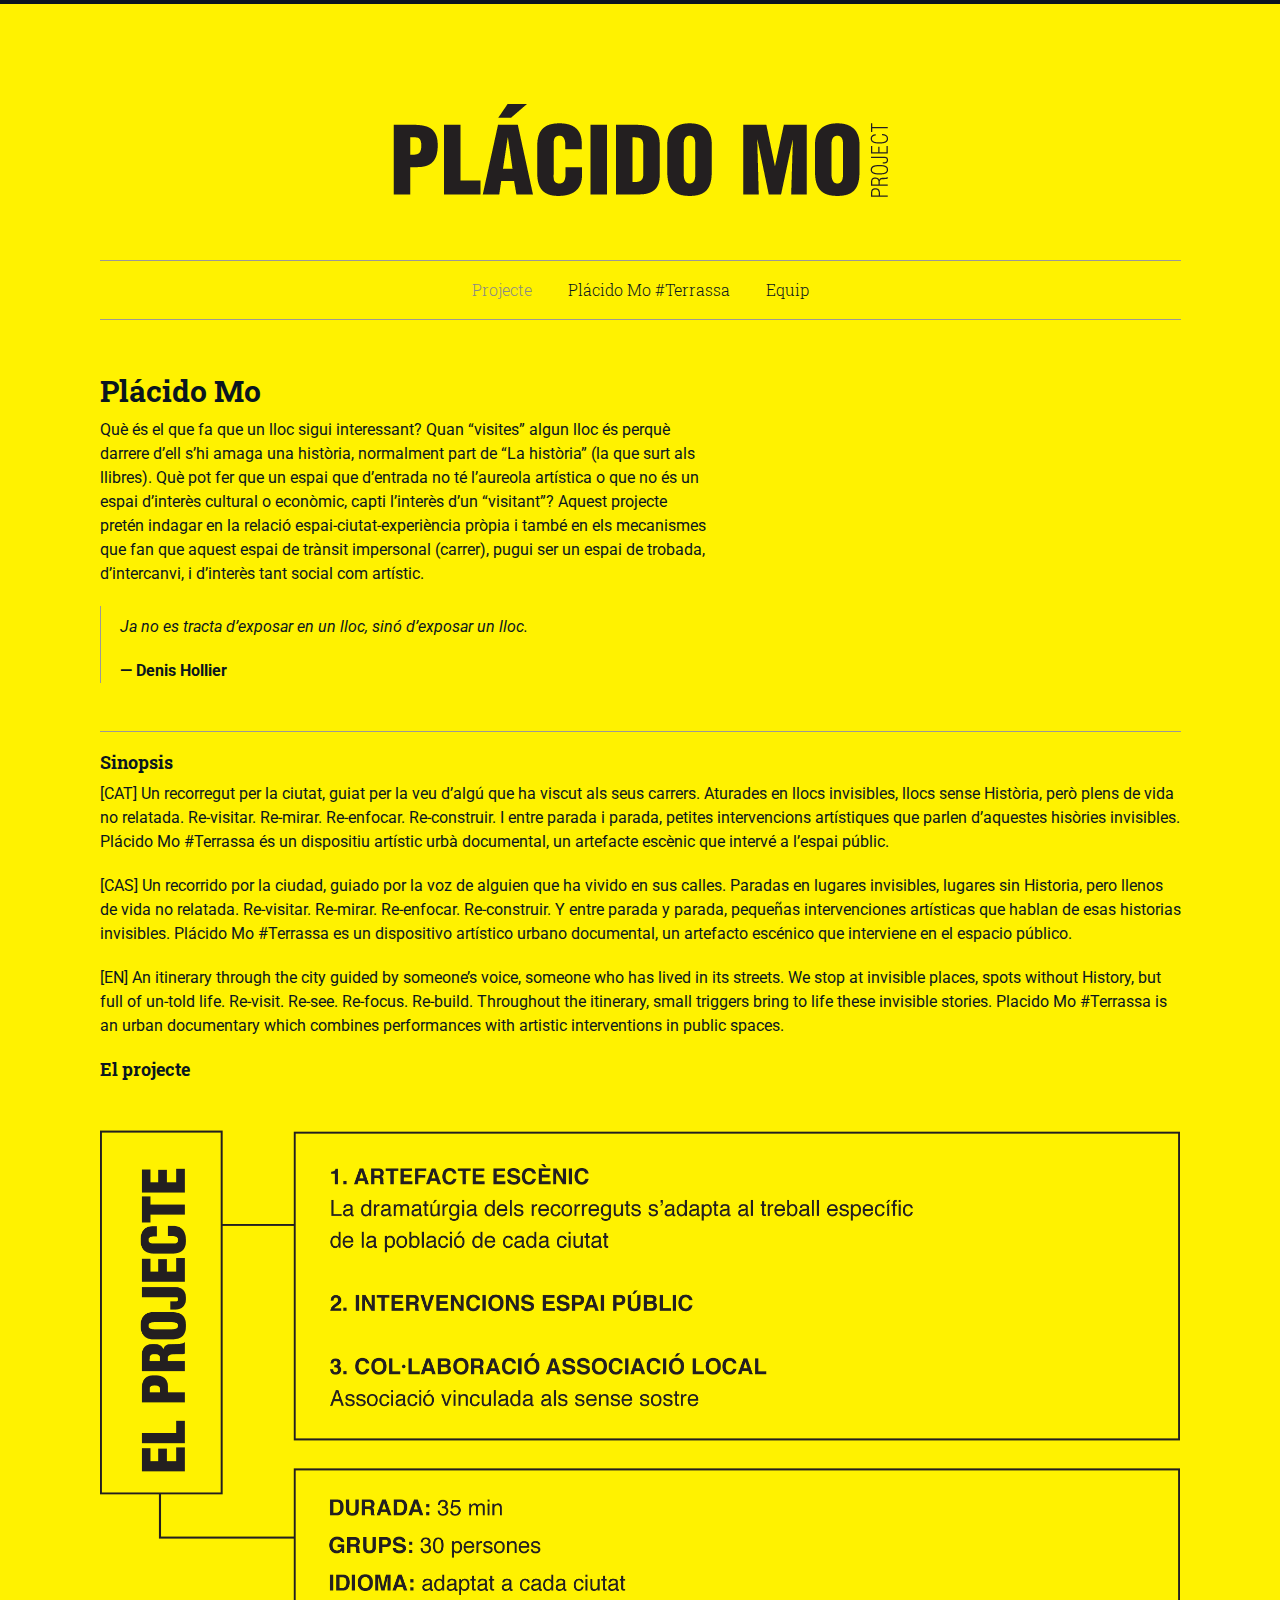
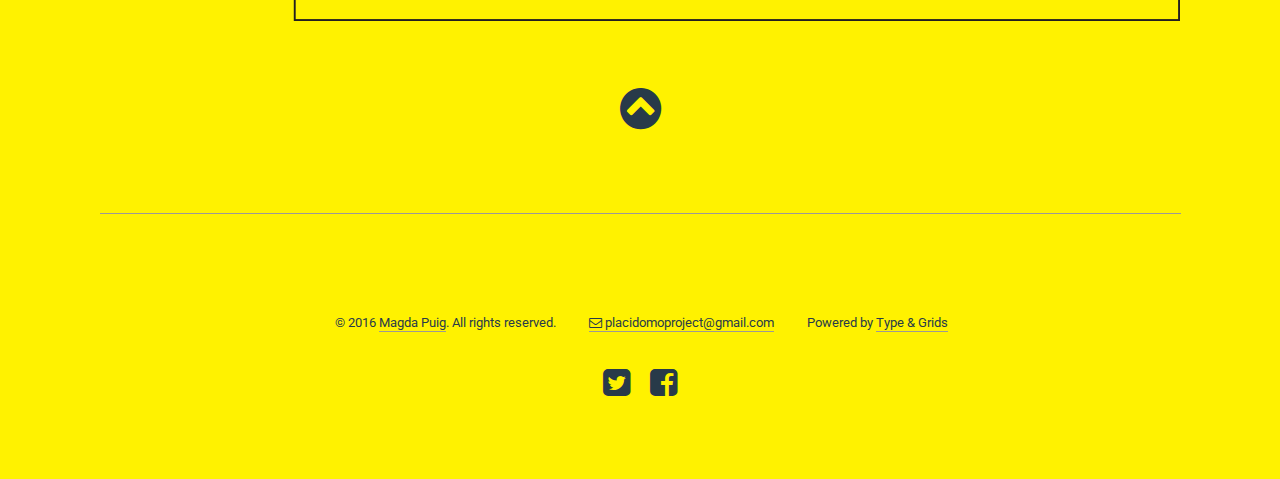
<file: index.html>
<!doctype html>
<html class="no-js" lang="en">
<head>
<meta charset="utf-8" />
<meta name="viewport" content="width=device-width, initial-scale=1.0" />

<title>Placido Mo Project &mdash; Projecte</title>
<meta name="description" content="Page description goes here">

<!-- ******************************************************************************************
Set the type and color theme here - the Pro version contains additional themes -->
<link href="css/hawthorne_type2_color3.css" rel="stylesheet">
<!--  ************************************************************************************* -->

<link href="css/font-awesome.min.css" rel="stylesheet">
<script src="js/vendor/modernizr.js"></script>

</head>
<body>

<div class="top-border"></div>

<div class="row">
	<div class="small-12 medium-12 large-12 small-centered columns">
		<header>
			<div class="logo">
				<a href="index.html"><img src="img/logo.png" alt="Magda Puig" /></a>
			</div>
		</header>
	</div>
	<div class="small-12 medium-12 large-12 small-centered columns">
		<nav>
			<ul class="inline-list-custom">
				<li><a href="index.html" class="current">Projecte</a></li>
				<li><a href="terrassa.html">Plácido Mo #Terrassa</a></li>
				<li><a href="about.html">Equip</a></li>
			</ul>
		</nav>
	</div>
</div>

<div class="row">
	<div class="small-12 medium-7 large-7 columns">
		<h2>Plácido Mo</h2>
		<p>Què és el que fa que un lloc sigui interessant? Quan “visites” algun lloc és perquè darrere d’ell s’hi amaga una història, normalment part de “La història” (la que surt als llibres). Què pot fer que un espai que d’entrada no té l’aureola artística o que no és un espai d’interès cultural o econòmic, capti l’interès d’un “visitant”? Aquest projecte pretén indagar en la relació espai-ciutat-experiència pròpia i també en els mecanismes que fan que aquest espai de trànsit impersonal (carrer), pugui ser un espai de trobada, d’intercanvi, i d’interès tant social com artístic.</p>
		<blockquote>
			<p>Ja no es tracta d’exposar en un lloc, sinó d’exposar un lloc.</p>
			<cite>Denis Hollier</cite>
		</blockquote>
	</div>
	<div class="small-12 medium-5 large-5 columns">
		<iframe width="422" height="250" src="https://www.youtube.com/embed/Iyqq7drlKvQ" frameborder="0" allowfullscreen></iframe>
	</div>
</div>

<div class="row">
	<div class="small-12 medium-12 large-12 columns">
		<hr class="project-detail-hr" />
		<h3>Sinopsis</h3>
		<p>[CAT] Un recorregut per la ciutat, guiat per la veu d’algú que ha viscut als seus carrers. Aturades en llocs invisibles, llocs sense Història, però plens de vida no relatada. Re-visitar. Re-mirar. Re-enfocar. Re-construir. I entre parada i parada, petites intervencions artístiques que parlen d’aquestes hisòries invisibles. Plácido Mo #Terrassa és un dispositiu artístic urbà documental, un artefacte escènic que intervé a l’espai públic.</p>
		<p>[CAS] Un recorrido por la ciudad, guiado por la voz de alguien que ha vivido en sus calles. Paradas en lugares invisibles, lugares sin Historia, pero llenos de vida no relatada. Re-visitar. Re-mirar. Re-enfocar. Re-construir. Y entre parada y parada, pequeñas intervenciones artísticas que hablan de esas historias invisibles. Plácido Mo #Terrassa es un dispositivo artístico urbano documental, un artefacto escénico que interviene en el espacio público.</p>
		<p>[EN] An itinerary through the city guided by someone’s voice, someone who has lived in its streets. We stop at invisible places, spots without History, but full of un-told life. Re-visit. Re-see. Re-focus. Re-build. Throughout the itinerary, small triggers bring to life these invisible stories. Placido Mo #Terrassa is an urban documentary which combines performances with artistic interventions in public spaces.</p>

		<h3>El projecte</h3>
		<div class="project-img">
			<img src="img/projecte.png" alt="El projecte" />
		</div>

	</div>
</div>

<div class="row">
	<div class="small-12 medium-12 large-12 columns">
		<p class="back-to-top-holder"><a class="back-to-top"><i class="fa fa-chevron-circle-up fa-3x"></i></a></p>
	</div>
</div>

<div class="row">
	<div class="small-12 medium-12 large-12 columns">
		<footer>
			<ul>
				<li>&copy; 2016 <a href="index.html">Magda Puig</a>. All rights reserved.</li>
				<li><a href="mailto:placidomoproject@gmail.com"><i class="fa fa-envelope-o"></i> placidomoproject@gmail.com</a></li>

				<!-- *****************************************************************************************
				The "Powered by Type & Grids" link in the footer is required in the Free version
				typeandgrids.com/pirates -->
				<li>Powered by <a href="http://www.typeandgrids.com" target="_blank">Type &amp; Grids</a></li>
				<!--  ************************************************************************************ -->

			</ul>
			<div class="social-icons">
				<a href="https://twitter.com/Placidomo_Proj" target="_blank"><i class="fa fa-twitter-square fa-2x"></i></a>
				<a href="https://www.facebook.com/Pl%C3%A1cido-Mo-156661438077281/" target="_blank"><i class="fa fa-facebook-square fa-2x"></i></a>
			</div>
		</footer>
	</div>
</div>

<script src="js/vendor/jquery.min.js"></script>
<script src="js/foundation.min.js"></script>
<script src="js/hawthorne.js"></script>

</body>
</html>
</file>
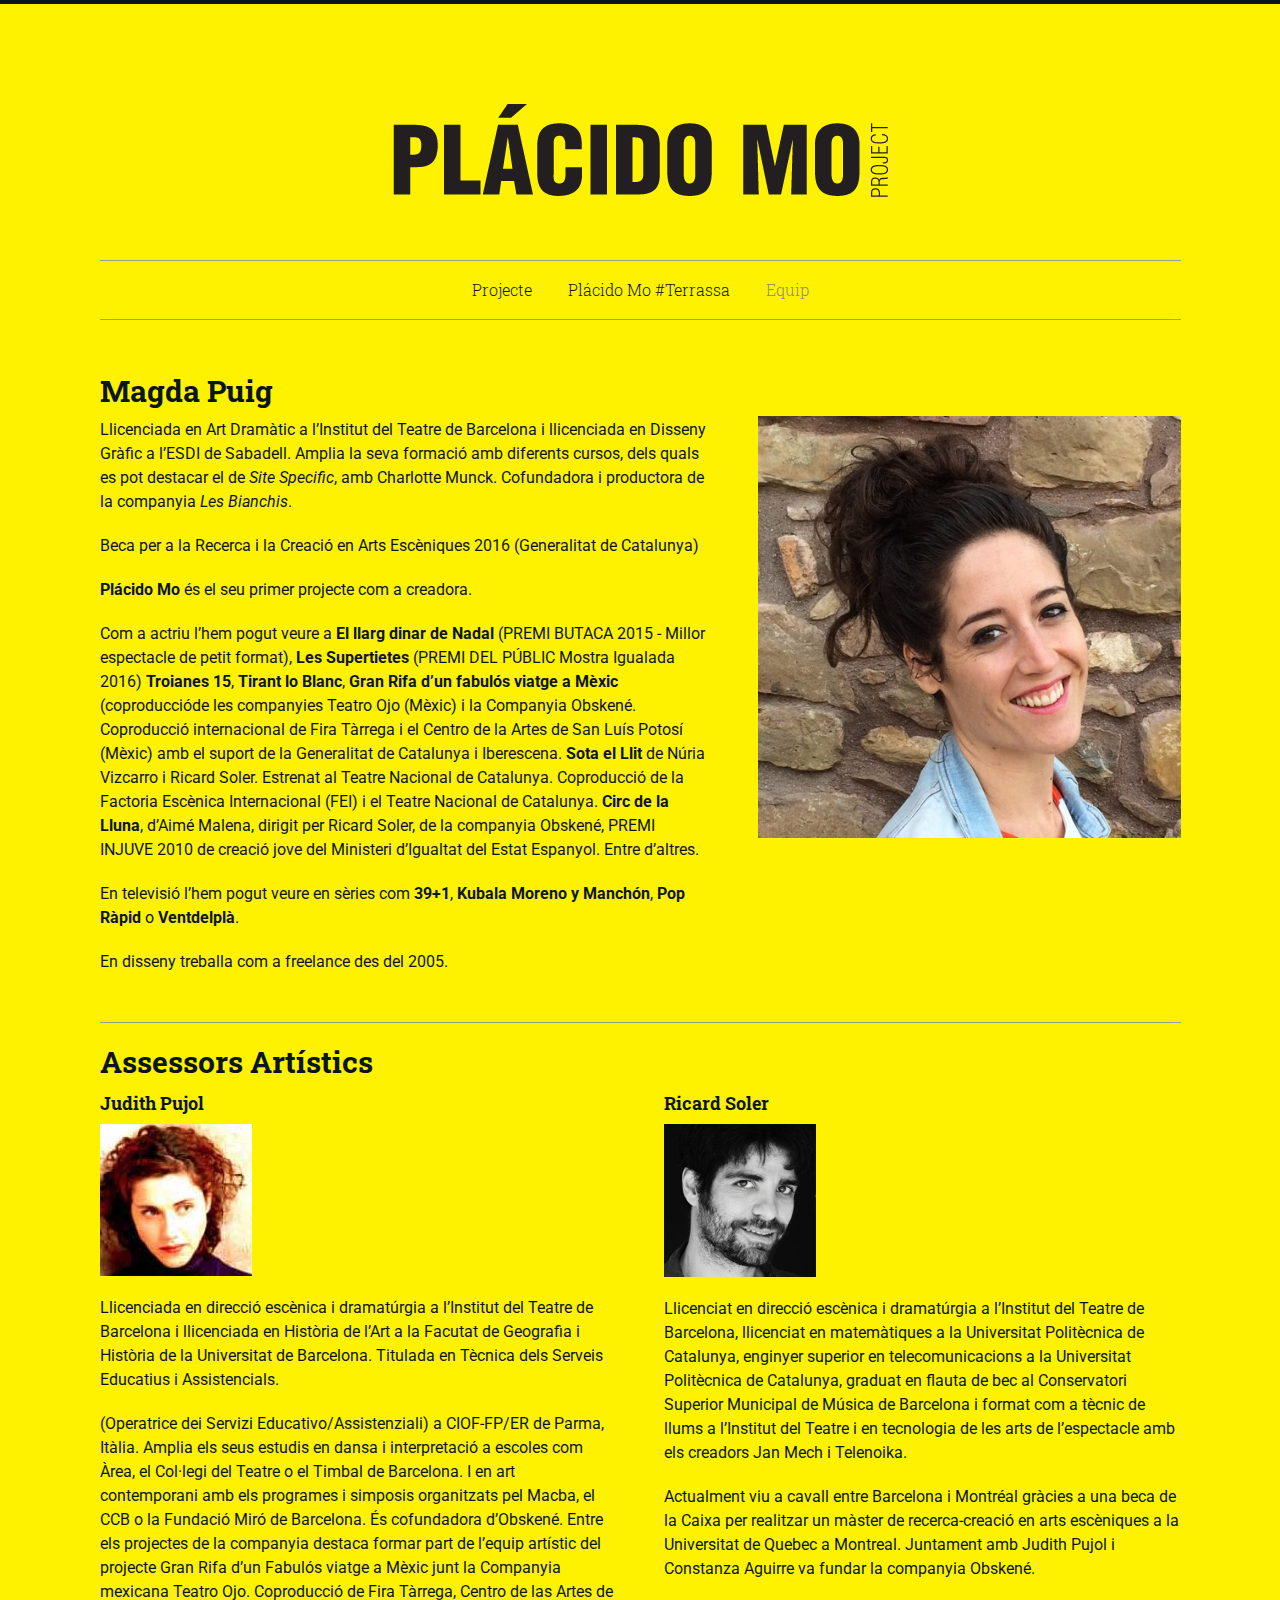
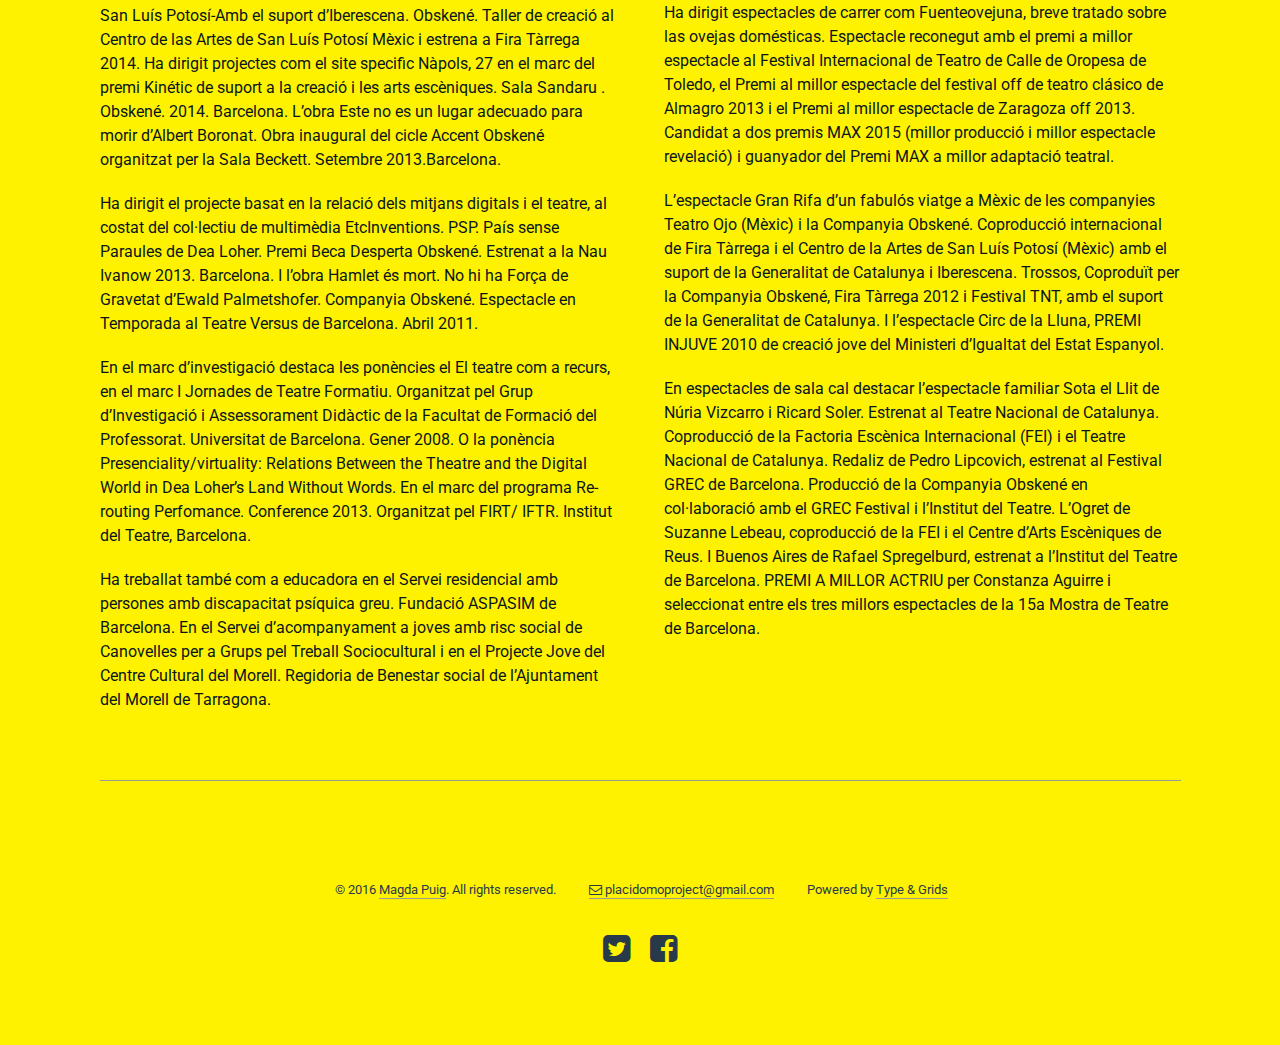
<file: about.html>
<!doctype html>
<html class="no-js" lang="en">
<head>
<meta charset="utf-8" />
<meta name="viewport" content="width=device-width, initial-scale=1.0" />

<title>Placido Mo Project &mdash; About</title>
<meta name="description" content="Page description goes here">

<!-- ******************************************************************************************
Set the type and color theme here - the Pro version contains additional themes -->
<link href="css/hawthorne_type2_color3.css" rel="stylesheet">
<!--  ************************************************************************************* -->

<link href="css/font-awesome.min.css" rel="stylesheet">
<script src="js/vendor/modernizr.js"></script>

</head>
<body>

<div class="top-border"></div>

<div class="row">
	<div class="small-12 medium-12 large-12 small-centered columns">
		<header>
			<div class="logo">
				<a href="index.html"><img src="img/logo.png" alt="Magda Puig" /></a>
			</div>		</header>
	</div>
	<div class="small-12 medium-12 large-12 small-centered columns">
		<nav>
			<ul class="inline-list-custom">
				<li><a href="index.html">Projecte</a></li>
				<li><a href="terrassa.html">Plácido Mo #Terrassa</a></li>
				<li><a href="about.html" class="current">Equip</a></li>
			</ul>
		</nav>
	</div>
</div>

<div class="row">
	<div class="small-12 medium-7 large-7 columns">
		<h2>Magda Puig</h2>
			<p>Llicenciada en Art Dramàtic a l’Institut del Teatre de Barcelona i llicenciada en Disseny Gràfic a l’ESDI de Sabadell. Amplia la seva formació amb diferents cursos, dels quals es pot destacar el de <i>Site Specific</i>, amb Charlotte Munck.
			Cofundadora i productora de la companyia <i>Les Bianchis</i>.</p>
			<p>Beca per a la Recerca i la Creació en Arts Escèniques 2016 (Generalitat de Catalunya)</p>

			<p><strong>Plácido Mo</strong> és el seu primer projecte com a creadora.</p>

			<p>Com a actriu l’hem pogut veure a <strong>El llarg dinar de Nadal</strong> (PREMI BUTACA 2015 - Millor espectacle de petit format), <strong>Les Supertietes</strong> (PREMI DEL PÚBLIC Mostra Igualada 2016) <strong>Troianes 15</strong>, <strong>Tirant lo Blanc</strong>, <strong>Gran Rifa d’un fabulós viatge a Mèxic</strong> (coproduccióde les companyies Teatro Ojo (Mèxic) i la Companyia Obskené. Coproducció internacional de Fira Tàrrega i el Centro de la Artes de San Luís Potosí (Mèxic) amb el suport de la Generalitat de Catalunya i Iberescena. <strong>Sota el Llit</strong> de Núria Vizcarro i Ricard Soler. Estrenat al Teatre Nacional de Catalunya. Coproducció de la Factoria Escènica Internacional (FEI) i el Teatre Nacional de Catalunya. <strong>Circ de la Lluna</strong>,  d’Aimé Malena, dirigit per Ricard Soler, de la companyia Obskené, PREMI INJUVE 2010 de creació jove del Ministeri d’Igualtat del Estat Espanyol. Entre d’altres.</p>

			<p>En televisió l’hem pogut veure en sèries com <strong>39+1</strong>, <strong>Kubala Moreno y Manchón</strong>, <strong>Pop Ràpid</strong> o <strong>Ventdelplà</strong>. </p>

			<p>En disseny treballa com a freelance des del 2005.</p>
	</div>
	<div class="small-12 medium-5 large-5 columns">
		<div class="project-img">
			<img src="img/magda.jpg" alt="Magda Puig" />
		</div>
	</div>
</div>

<div class="row">
	<div class="small-12 medium-12 large-12 columns">
	<hr class="project-detail-hr" />
		<h2>Assessors Artístics</h2>
		<div class="row">
			<div class="small-12 medium-6 large-6 columns">
				<h3>Judith Pujol</h3>
				<p><img src="img/judith.png" alt="Judith" /></p>

				<p>Llicenciada en direcció escènica i dramatúrgia a l’Institut del Teatre de Barcelona i llicenciada en Història de l’Art a la Facutat de Geografia i Història de la Universitat de Barcelona. Titulada en Tècnica dels Serveis Educatius i Assistencials.</p>

				<p>(Operatrice dei Servizi Educativo/Assistenziali) a CIOF-FP/ER de Parma, Itàlia. Amplia els seus estudis en dansa i interpretació a escoles com Àrea, el Col·legi del Teatre o el Timbal de Barcelona. I en art contemporani amb els programes i simposis organitzats pel Macba, el CCB o la Fundació Miró de Barcelona. És cofundadora d’Obskené. Entre els projectes de la companyia destaca formar part de l’equip artístic del projecte Gran Rifa d’un Fabulós viatge a Mèxic junt la Companyia mexicana Teatro Ojo. Coproducció de Fira Tàrrega, Centro de las Artes de San Luís Potosí-Amb el suport d’Iberescena. Obskené. Taller de creació al Centro de las Artes de San Luís Potosí Mèxic i estrena a Fira Tàrrega 2014. Ha dirigit projectes com el site specific Nàpols, 27 en el marc del premi Kinétic de suport a la creació i les arts escèniques. Sala Sandaru . Obskené. 2014. Barcelona. L’obra Este no es un lugar adecuado para morir d’Albert Boronat. Obra inaugural del cicle Accent Obskené organitzat per la Sala Beckett. Setembre 2013.Barcelona.</p>

				<p>Ha dirigit el projecte basat en la relació dels mitjans digitals i el teatre, al costat del col·lectiu de multimèdia EtcInventions. PSP. País sense Paraules de Dea Loher. Premi Beca Desperta Obskené. Estrenat a la Nau Ivanow 2013. Barcelona. I l’obra Hamlet és mort. No hi ha Força de Gravetat d’Ewald Palmetshofer. Companyia Obskené. Espectacle en Temporada al Teatre Versus de Barcelona. Abril 2011.</p>

				<p>En el marc d’investigació destaca les ponències el El teatre com a recurs, en el marc I Jornades de Teatre Formatiu. Organitzat pel Grup d’Investigació i Assessorament Didàctic de la Facultat de Formació del Professorat. Universitat de Barcelona. Gener 2008. O la ponència Presenciality/virtuality: Relations Between the Theatre and the Digital World in Dea Loher’s Land Without Words. En el marc del programa Re-routing Perfomance. Conference 2013. Organitzat pel FIRT/ IFTR. Institut del Teatre, Barcelona.</p>

				<p>Ha treballat també com a educadora en el Servei residencial amb persones amb discapacitat psíquica greu. Fundació ASPASIM de Barcelona. En el Servei d’acompanyament a joves amb risc social de Canovelles per a Grups pel Treball Sociocultural i en el Projecte Jove del Centre Cultural del Morell. Regidoria de Benestar social de l’Ajuntament del Morell de Tarragona.</p>

			</div>

			<div class="small-12 medium-6 large-6 columns">
				<h3>Ricard Soler</h3>
				<p><img src="img/ricard.jpg" alt="Judith" /></p>
				<p>Llicenciat en direcció escènica i dramatúrgia a l’Institut del Teatre de Barcelona, llicenciat en matemàtiques a la Universitat Politècnica de Catalunya, enginyer superior en telecomunicacions a la Universitat Politècnica de Catalunya, graduat en flauta de bec al Conservatori Superior Municipal de Música de Barcelona i format com a tècnic de llums a l’Institut del Teatre i en tecnologia de les arts de l’espectacle amb els creadors Jan Mech i Telenoika.</p>

				<p>Actualment viu a cavall entre Barcelona i Montréal gràcies a una beca de la Caixa per realitzar un màster de recerca-creació en arts escèniques a la Universitat de Quebec a Montreal. Juntament amb Judith Pujol i Constanza Aguirre va fundar la companyia Obskené.</p>

				<p>Ha dirigit espectacles de carrer com Fuenteovejuna, breve tratado sobre las ovejas domésticas. Espectacle reconegut amb el premi a millor espectacle al Festival Internacional de Teatro de Calle de Oropesa de Toledo, el Premi al millor espectacle del festival off de teatro clásico de Almagro 2013 i el Premi al millor espectacle de Zaragoza off 2013. Candidat a dos premis MAX 2015 (millor producció i millor espectacle revelació) i guanyador del Premi MAX a millor adaptació teatral. </p>

				<p>L’espectacle Gran Rifa d’un fabulós viatge a Mèxic de les companyies Teatro Ojo (Mèxic) i la Companyia Obskené. Coproducció internacional de Fira Tàrrega i el Centro de la Artes de San Luís Potosí (Mèxic) amb el suport de la Generalitat de Catalunya i Iberescena. Trossos, Coproduït per la Companyia Obskené, Fira Tàrrega 2012 i Festival TNT, amb el suport de la Generalitat de Catalunya. I l’espectacle Circ de la Lluna, PREMI INJUVE 2010 de creació jove del Ministeri d’Igualtat del Estat Espanyol.</p>
				<p>En espectacles de sala cal destacar l’espectacle familiar Sota el Llit de Núria Vizcarro i Ricard Soler. Estrenat al Teatre Nacional de Catalunya. Coproducció de la Factoria Escènica Internacional (FEI) i el Teatre Nacional de Catalunya. Redaliz de Pedro Lipcovich, estrenat al Festival GREC de Barcelona. Producció de la Companyia Obskené en col·laboració amb el GREC Festival i l’Institut del Teatre. L’Ogret de Suzanne Lebeau, coproducció de la FEI i el Centre d’Arts Escèniques de Reus. I Buenos Aires de Rafael Spregelburd, estrenat a l’Institut del Teatre de Barcelona. PREMI A MILLOR ACTRIU per Constanza Aguirre i seleccionat entre els tres millors espectacles de la 15a Mostra de Teatre de Barcelona.</p>
			</div>

		</div>
	</div>
</div>

<div class="row">
	<div class="small-12 medium-12 large-12 columns">
		<footer>
			<ul>
				<li>&copy; 2016 <a href="index.html">Magda Puig</a>. All rights reserved.</li>
				<li><a href="mailto:placidomoproject@gmail.com"><i class="fa fa-envelope-o"></i> placidomoproject@gmail.com</a></li>

				<!-- *****************************************************************************************
				The "Powered by Type & Grids" link in the footer is required in the Free version
				typeandgrids.com/pirates -->
				<li>Powered by <a href="http://www.typeandgrids.com" target="_blank">Type &amp; Grids</a></li>
				<!--  ************************************************************************************ -->

			</ul>
			<div class="social-icons">
				<a href="https://twitter.com/Placidomo_Proj" target="_blank"><i class="fa fa-twitter-square fa-2x"></i></a>
				<a href="https://www.facebook.com/Pl%C3%A1cido-Mo-156661438077281/" target="_blank"><i class="fa fa-facebook-square fa-2x"></i></a>
			</div>
		</footer>
	</div>
</div>

<script src="js/vendor/jquery.min.js"></script>
<script src="js/foundation.min.js"></script>
<script src="js/hawthorne.js"></script>

</body>
</html>
</file>
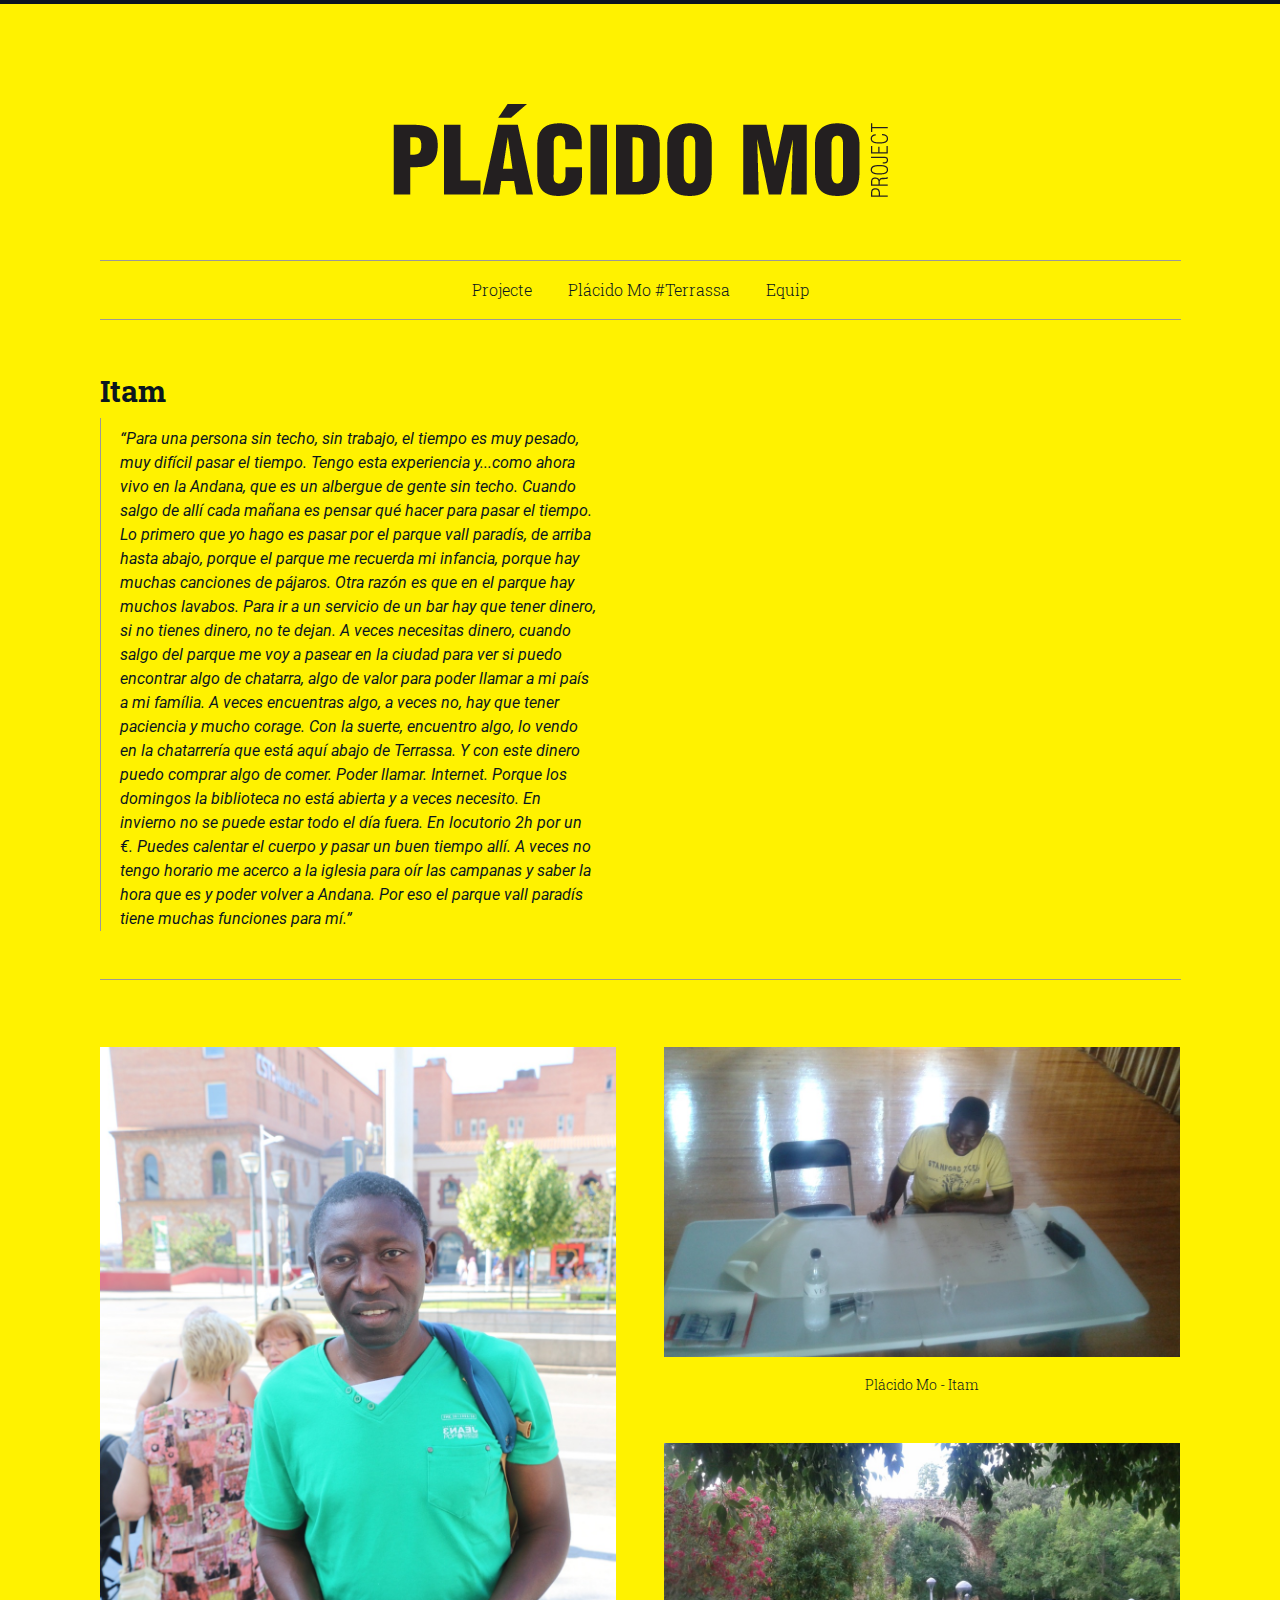
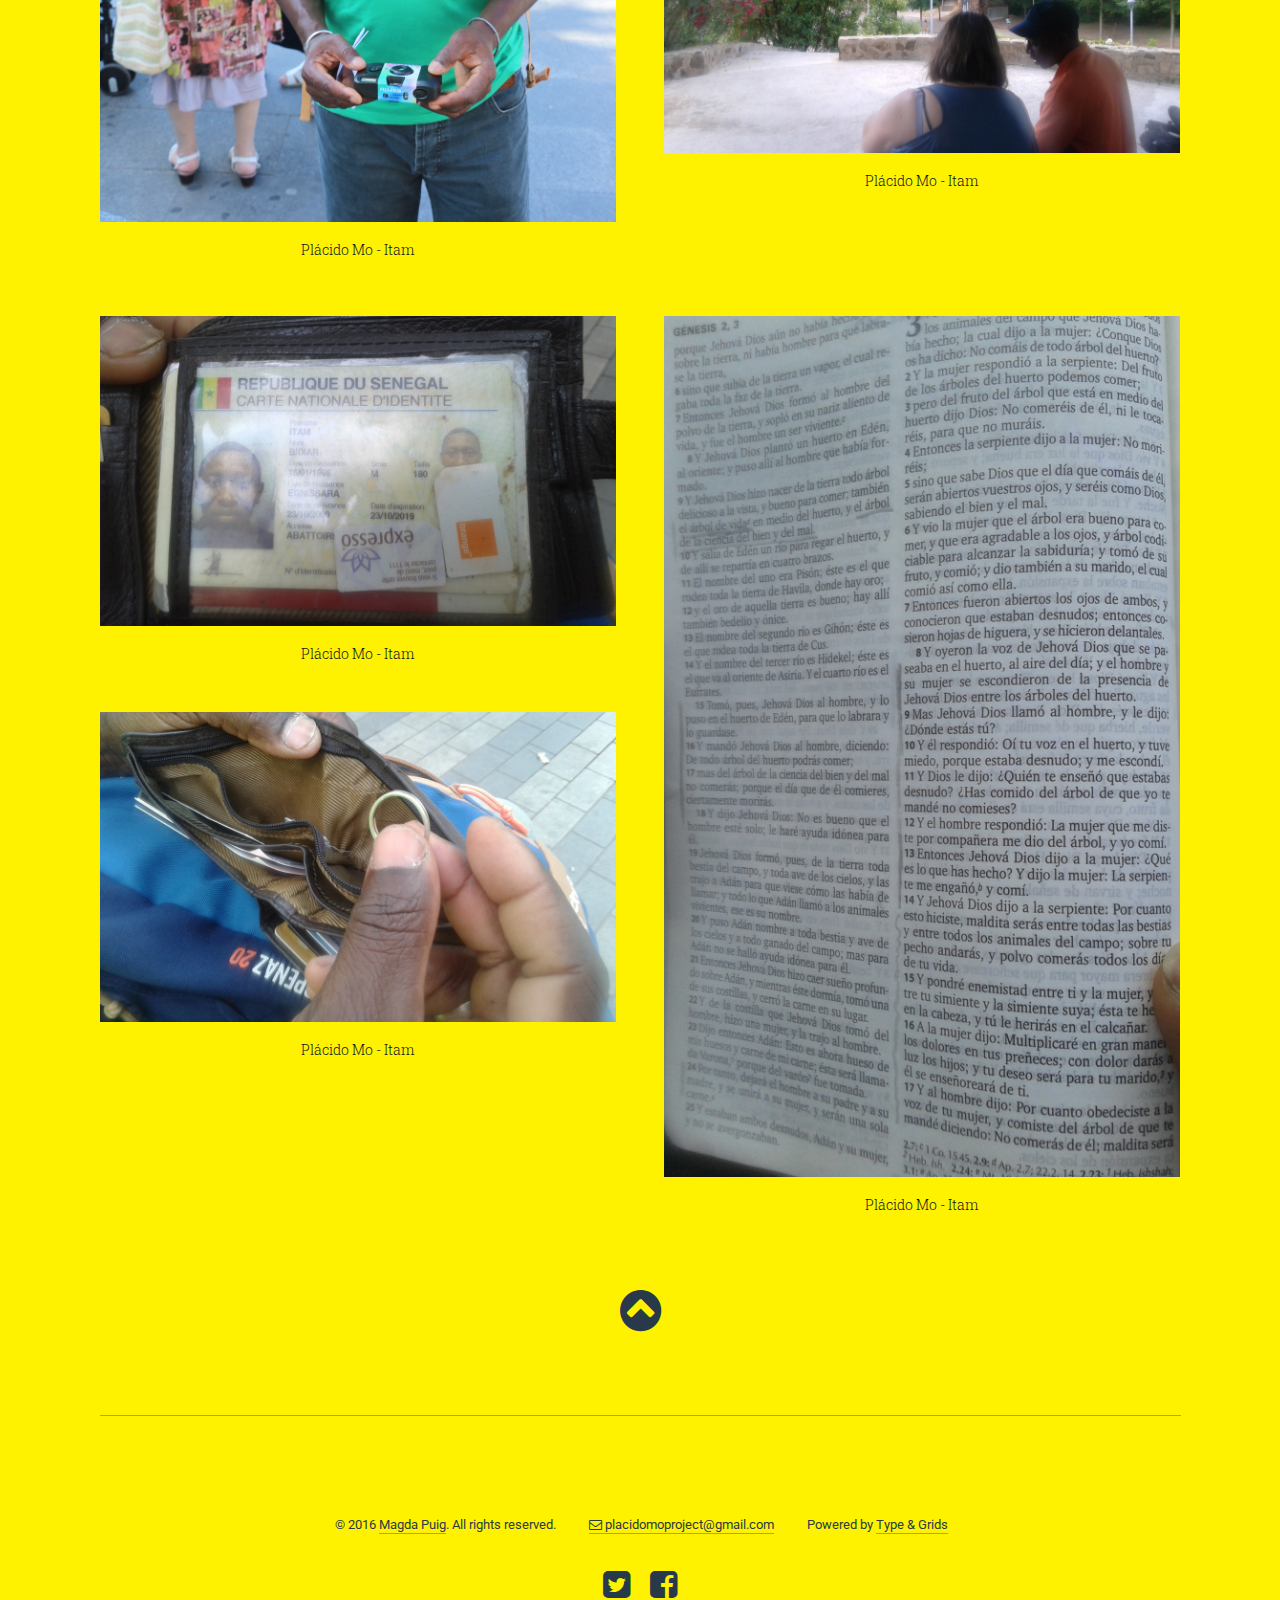
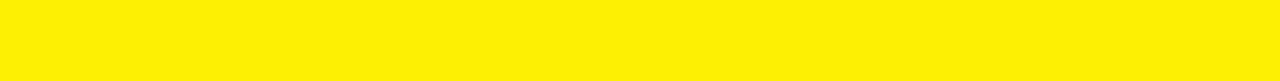
<file: terrassa-itam.html>
<!doctype html>
<html class="no-js" lang="en">
<head>
<meta charset="utf-8" />
<meta name="viewport" content="width=device-width, initial-scale=1.0" />

<title>Placido Mo Project &mdash; Projecte</title>
<meta name="description" content="Page description goes here">

<!-- ******************************************************************************************
Set the type and color theme here - the Pro version contains additional themes -->
<link href="css/hawthorne_type2_color3.css" rel="stylesheet">
<!--  ************************************************************************************* -->

<link href="css/font-awesome.min.css" rel="stylesheet">
<script src="js/vendor/modernizr.js"></script>

</head>
<body>

<div class="top-border"></div>

<div class="row">
	<div class="small-12 medium-12 large-12 small-centered columns">
		<header>
			<div class="logo">
				<a href="index.html"><img src="img/logo.png" alt="Magda Puig" /></a>
			</div>
		</header>
	</div>
	<div class="small-12 medium-12 large-12 small-centered columns">
		<nav>
			<ul class="inline-list-custom">
				<li><a href="index.html">Projecte</a></li>
				<li><a href="terrassa.html">Plácido Mo #Terrassa</a></li>
				<li><a href="about.html">Equip</a></li>
			</ul>
		</nav>
	</div>
</div>

<div class="row">
	<div class="small-12 medium-6 large-6 columns">
		<h2>Itam</h2>
		<blockquote>
			<p>“Para una persona sin techo, sin trabajo, el tiempo es muy pesado, muy difícil pasar el tiempo. Tengo esta experiencia y...como ahora vivo en la Andana, que es un albergue de gente sin techo. Cuando salgo de allí cada mañana es pensar qué hacer para pasar el tiempo. Lo primero que yo hago es pasar por el parque vall paradís, de arriba hasta abajo, porque el parque me recuerda mi infancia, porque hay muchas canciones de pájaros. Otra razón es que en el parque hay muchos lavabos. Para ir a un servicio de un bar hay que tener dinero, si no tienes dinero, no te dejan. A veces necesitas dinero, cuando salgo del parque me voy a pasear en la ciudad para ver si puedo encontrar algo de chatarra, algo de valor para poder llamar a mi país a mi família. A veces encuentras algo, a veces no, hay que tener paciencia y mucho corage. Con la suerte, encuentro algo, lo vendo en la chatarrería que está aquí abajo de Terrassa. Y con este dinero puedo comprar algo de comer. Poder llamar. Internet. Porque los domingos la biblioteca no está abierta y a veces necesito. En invierno no se puede estar todo el día fuera. En locutorio 2h por un €. Puedes calentar el cuerpo y pasar un buen tiempo allí. A veces no tengo horario me acerco a la iglesia para oír las campanas y saber la hora que es y poder volver a Andana. Por eso el parque vall paradís tiene muchas funciones para mí.”</p>
		</blockquote>
	</div>
	<div class="small-12 medium-6 large-6 columns">
		<iframe width="516" height="315" src="https://www.youtube.com/embed/52-_OQNno_s" frameborder="0" allowfullscreen></iframe>
	</div>
</div>

<div class="row">
	<div class="small-12 medium-12 large-12 columns">
		<hr class="project-detail-hr" />

		<div class="row">
			<div class="small-12 medium-6 large-6 columns">
				<div class="project-img">
					<img src="img/projects/itam-1.jpg" alt="Itam" />
					<h6>Plácido Mo - Itam</h6>
				</div>
			</div>
			<div class="small-12 medium-6 large-6 columns">
				<div class="project-img">
					<img src="img/projects/itam-2.jpg" alt="Itam" />
					<h6>Plácido Mo - Itam</h6>
				</div>
				<div class="project-img">
					<img src="img/projects/itam-3.jpg" alt="Itam" />
					<h6>Plácido Mo - Itam</h6>
				</div>
			</div>
		</div>
		<div class="row">
			<div class="small-12 medium-6 large-6 columns">
				<div class="project-img">
					<img src="img/projects/itam-4.jpg" alt="Itam" />
					<h6>Plácido Mo - Itam</h6>
				</div>
				<div class="project-img">
					<img src="img/projects/itam-5.jpg" alt="Itam" />
					<h6>Plácido Mo - Itam</h6>
				</div>
			</div>
			<div class="small-12 medium-6 large-6 columns">
				<div class="project-img">
					<img src="img/projects/itam-6.jpg" alt="Itam" />
					<h6>Plácido Mo - Itam</h6>
				</div>
			</div>
		</div>

	</div>
</div>

<div class="row">
	<div class="small-12 medium-12 large-12 columns">
		<p class="back-to-top-holder"><a class="back-to-top"><i class="fa fa-chevron-circle-up fa-3x"></i></a></p>
	</div>
</div>

<div class="row">
	<div class="small-12 medium-12 large-12 columns">
		<footer>
			<ul>
				<li>&copy; 2016 <a href="index.html">Magda Puig</a>. All rights reserved.</li>
				<li><a href="mailto:placidomoproject@gmail.com"><i class="fa fa-envelope-o"></i> placidomoproject@gmail.com</a></li>

				<!-- *****************************************************************************************
				The "Powered by Type & Grids" link in the footer is required in the Free version
				typeandgrids.com/pirates -->
				<li>Powered by <a href="http://www.typeandgrids.com" target="_blank">Type &amp; Grids</a></li>
				<!--  ************************************************************************************ -->

			</ul>
			<div class="social-icons">
				<a href="https://twitter.com/Placidomo_Proj" target="_blank"><i class="fa fa-twitter-square fa-2x"></i></a>
				<a href="https://www.facebook.com/Pl%C3%A1cido-Mo-156661438077281/" target="_blank"><i class="fa fa-facebook-square fa-2x"></i></a>
			</div>
		</footer>
	</div>
</div>

<script src="js/vendor/jquery.min.js"></script>
<script src="js/foundation.min.js"></script>
<script src="js/hawthorne.js"></script>

</body>
</html>
</file>
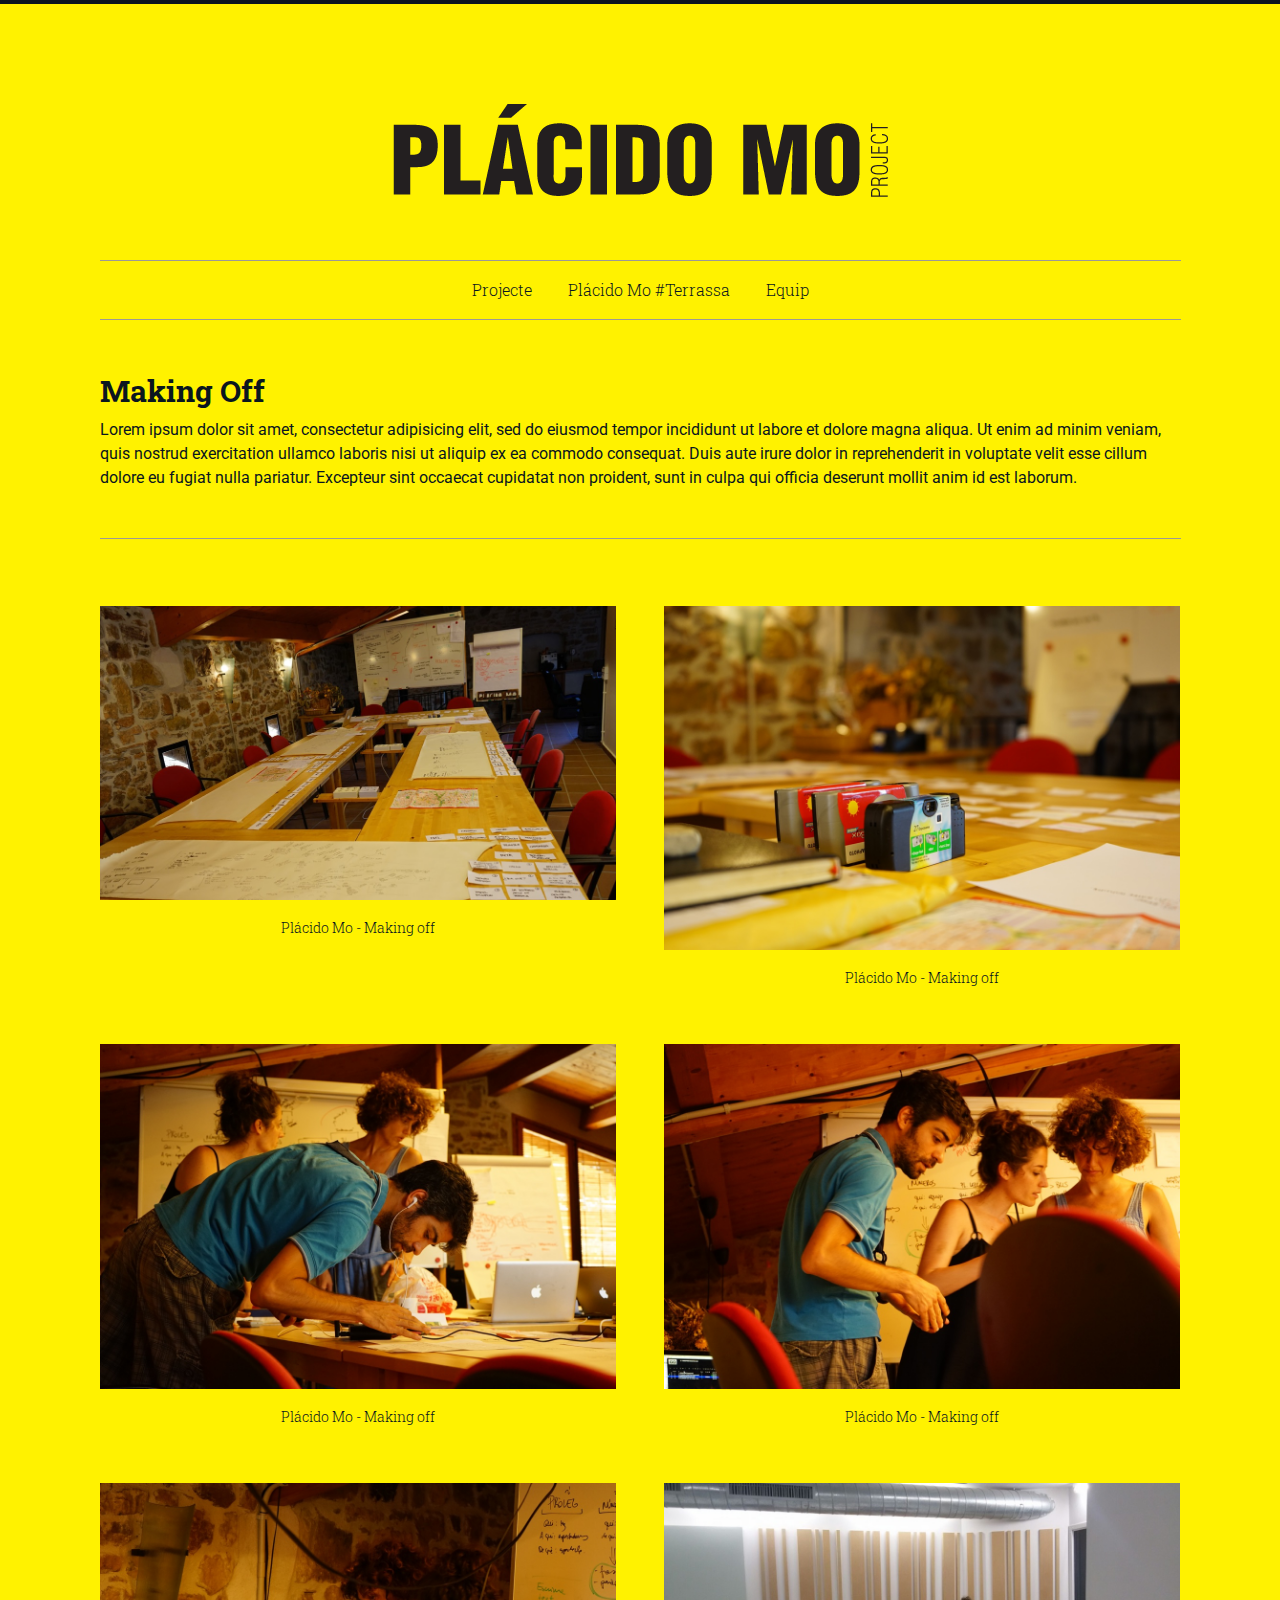
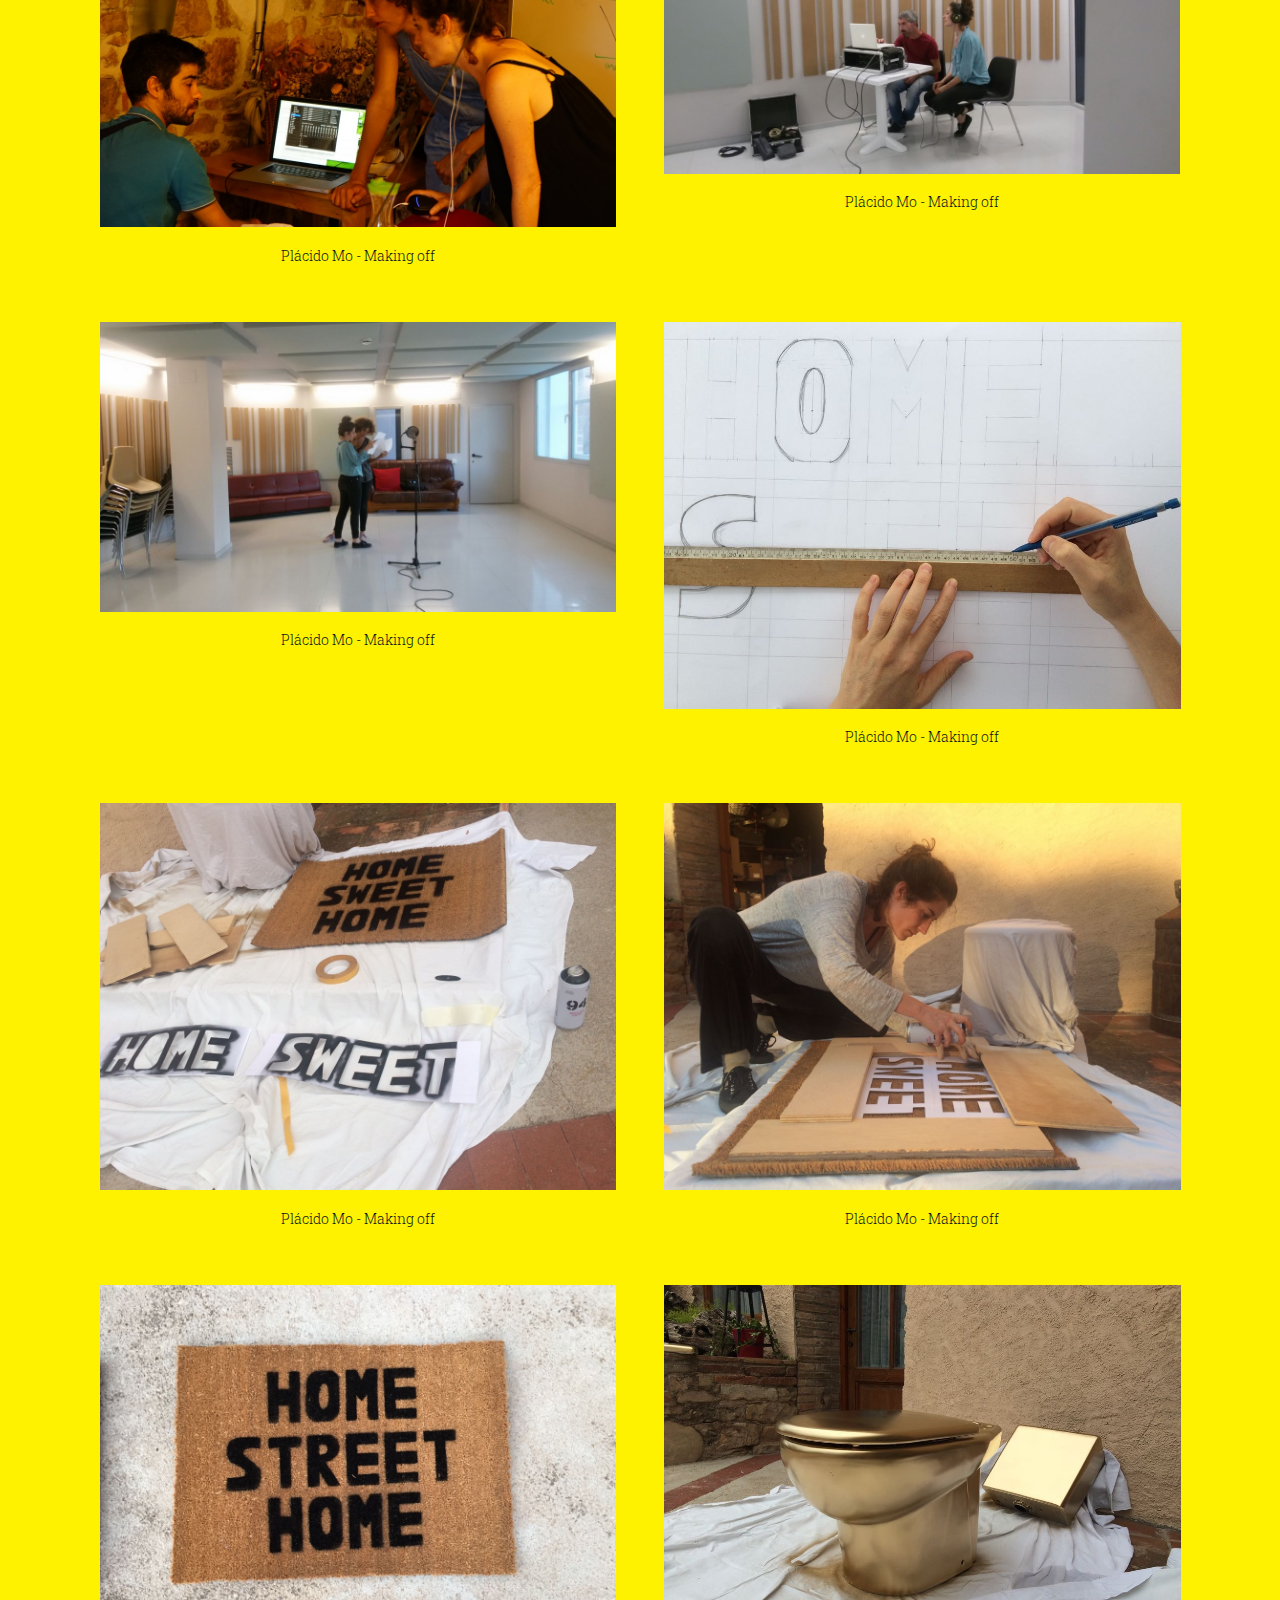
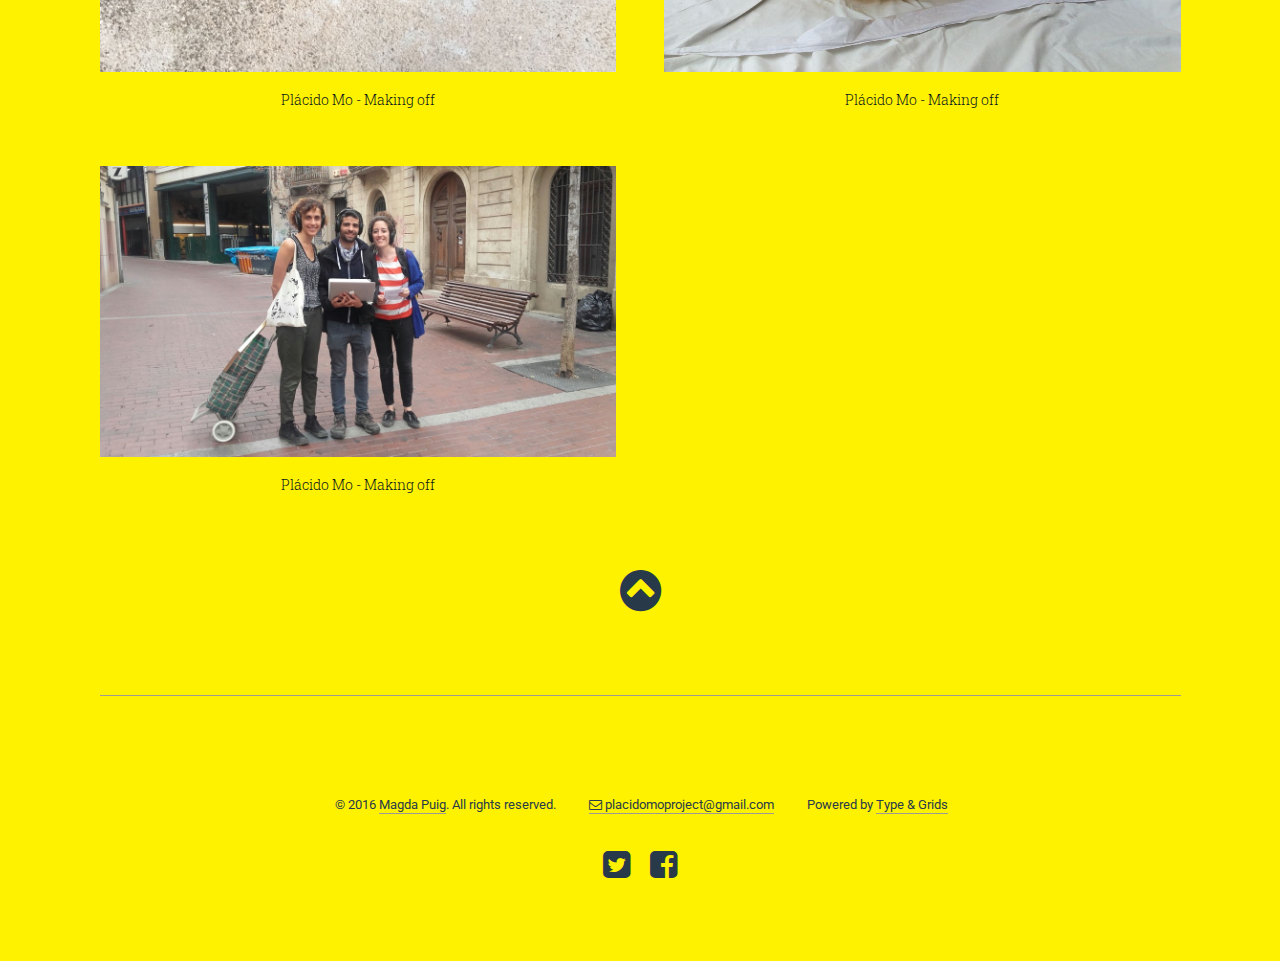
<file: terrassa-makingoff.html>
<!doctype html>
<html class="no-js" lang="en">
<head>
<meta charset="utf-8" />
<meta name="viewport" content="width=device-width, initial-scale=1.0" />

<title>Placido Mo Project &mdash; Projecte</title>
<meta name="description" content="Page description goes here">

<!-- ******************************************************************************************
Set the type and color theme here - the Pro version contains additional themes -->
<link href="css/hawthorne_type2_color3.css" rel="stylesheet">
<!--  ************************************************************************************* -->

<link href="css/font-awesome.min.css" rel="stylesheet">
<script src="js/vendor/modernizr.js"></script>

</head>
<body>

<div class="top-border"></div>

<div class="row">
	<div class="small-12 medium-12 large-12 small-centered columns">
		<header>
			<div class="logo">
				<a href="index.html"><img src="img/logo.png" alt="Magda Puig" /></a>
			</div>
		</header>
	</div>
	<div class="small-12 medium-12 large-12 small-centered columns">
		<nav>
			<ul class="inline-list-custom">
				<li><a href="index.html">Projecte</a></li>
				<li><a href="terrassa.html">Plácido Mo #Terrassa</a></li>
				<li><a href="about.html">Equip</a></li>
			</ul>
		</nav>
	</div>
</div>

<div class="row">
	<div class="small-12 medium-12 large-12 columns">
		<h2>Making Off</h2>
		<p>
		Lorem ipsum dolor sit amet, consectetur adipisicing elit, sed do eiusmod
		tempor incididunt ut labore et dolore magna aliqua. Ut enim ad minim veniam,
		quis nostrud exercitation ullamco laboris nisi ut aliquip ex ea commodo
		consequat. Duis aute irure dolor in reprehenderit in voluptate velit esse
		cillum dolore eu fugiat nulla pariatur. Excepteur sint occaecat cupidatat non
		proident, sunt in culpa qui officia deserunt mollit anim id est laborum.
		</p>
	</div>
</div>

<div class="row">
	<div class="small-12 medium-12 large-12 columns">
		<hr class="project-detail-hr" />

		<div class="row">
			<div class="small-12 medium-6 large-6 columns">
				<div class="project-img">
					<img src="img/projects/makingoff-1.jpg" alt="" />
					<h6>Plácido Mo - Making off</h6>
				</div>
			</div>
			<div class="small-12 medium-6 large-6 columns">
				<div class="project-img">
					<img src="img/projects/makingoff-3.jpg" alt="" />
					<h6>Plácido Mo - Making off</h6>
				</div>
			</div>
		</div>
		<div class="row">
			<div class="small-12 medium-6 large-6 columns">
				<div class="project-img">
					<img src="img/projects/makingoff-4.jpg" alt="" />
					<h6>Plácido Mo - Making off</h6>
				</div>
			</div>
			<div class="small-12 medium-6 large-6 columns">
				<div class="project-img">
					<img src="img/projects/makingoff-5.jpg" alt="" />
					<h6>Plácido Mo - Making off</h6>
				</div>
			</div>
		</div>
		<div class="row">
			<div class="small-12 medium-6 large-6 columns">
				<div class="project-img">
					<img src="img/projects/makingoff-6.jpg" alt="" />
					<h6>Plácido Mo - Making off</h6>
				</div>
			</div>
			<div class="small-12 medium-6 large-6 columns">
				<div class="project-img">
					<img src="img/projects/makingoff-7.jpg" alt="" />
					<h6>Plácido Mo - Making off</h6>
				</div>
			</div>
		</div>
		<div class="row">
			<div class="small-12 medium-6 large-6 columns">
				<div class="project-img">
					<img src="img/projects/makingoff-8.jpg" alt="" />
					<h6>Plácido Mo - Making off</h6>
				</div>
			</div>
			<div class="small-12 medium-6 large-6 columns">
				<div class="project-img">
					<img src="img/projects/makingoff-9.jpg" alt="" />
					<h6>Plácido Mo - Making off</h6>
				</div>
			</div>
		</div>
		<div class="row">
			<div class="small-12 medium-6 large-6 columns">
				<div class="project-img">
					<img src="img/projects/makingoff-10.jpg" alt="" />
					<h6>Plácido Mo - Making off</h6>
				</div>
			</div>
			<div class="small-12 medium-6 large-6 columns">
				<div class="project-img">
					<img src="img/projects/makingoff-11.jpg" alt="" />
					<h6>Plácido Mo - Making off</h6>
				</div>
			</div>
		</div>
		<div class="row">
			<div class="small-12 medium-6 large-6 columns">
				<div class="project-img">
					<img src="img/projects/makingoff-12.jpg" alt="" />
					<h6>Plácido Mo - Making off</h6>
				</div>
			</div>
			<div class="small-12 medium-6 large-6 columns">
				<div class="project-img">
					<img src="img/projects/makingoff-13.jpg" alt="" />
					<h6>Plácido Mo - Making off</h6>
				</div>
			</div>
		</div>
		<div class="row">
			<div class="small-12 medium-6 large-6 columns">
				<div class="project-img">
					<img src="img/projects/makingoff-14.jpg" alt="" />
					<h6>Plácido Mo - Making off</h6>
				</div>
			</div>
		</div>
	</div>
</div>

<div class="row">
	<div class="small-12 medium-12 large-12 columns">
		<p class="back-to-top-holder"><a class="back-to-top"><i class="fa fa-chevron-circle-up fa-3x"></i></a></p>
	</div>
</div>

<div class="row">
	<div class="small-12 medium-12 large-12 columns">
		<footer>
			<ul>
				<li>&copy; 2016 <a href="index.html">Magda Puig</a>. All rights reserved.</li>
				<li><a href="mailto:placidomoproject@gmail.com"><i class="fa fa-envelope-o"></i> placidomoproject@gmail.com</a></li>

				<!-- *****************************************************************************************
				The "Powered by Type & Grids" link in the footer is required in the Free version
				typeandgrids.com/pirates -->
				<li>Powered by <a href="http://www.typeandgrids.com" target="_blank">Type &amp; Grids</a></li>
				<!--  ************************************************************************************ -->

			</ul>
			<div class="social-icons">
				<a href="https://twitter.com/Placidomo_Proj" target="_blank"><i class="fa fa-twitter-square fa-2x"></i></a>
				<a href="https://www.facebook.com/Pl%C3%A1cido-Mo-156661438077281/" target="_blank"><i class="fa fa-facebook-square fa-2x"></i></a>
			</div>
		</footer>
	</div>
</div>

<script src="js/vendor/jquery.min.js"></script>
<script src="js/foundation.min.js"></script>
<script src="js/hawthorne.js"></script>

</body>
</html>
</file>
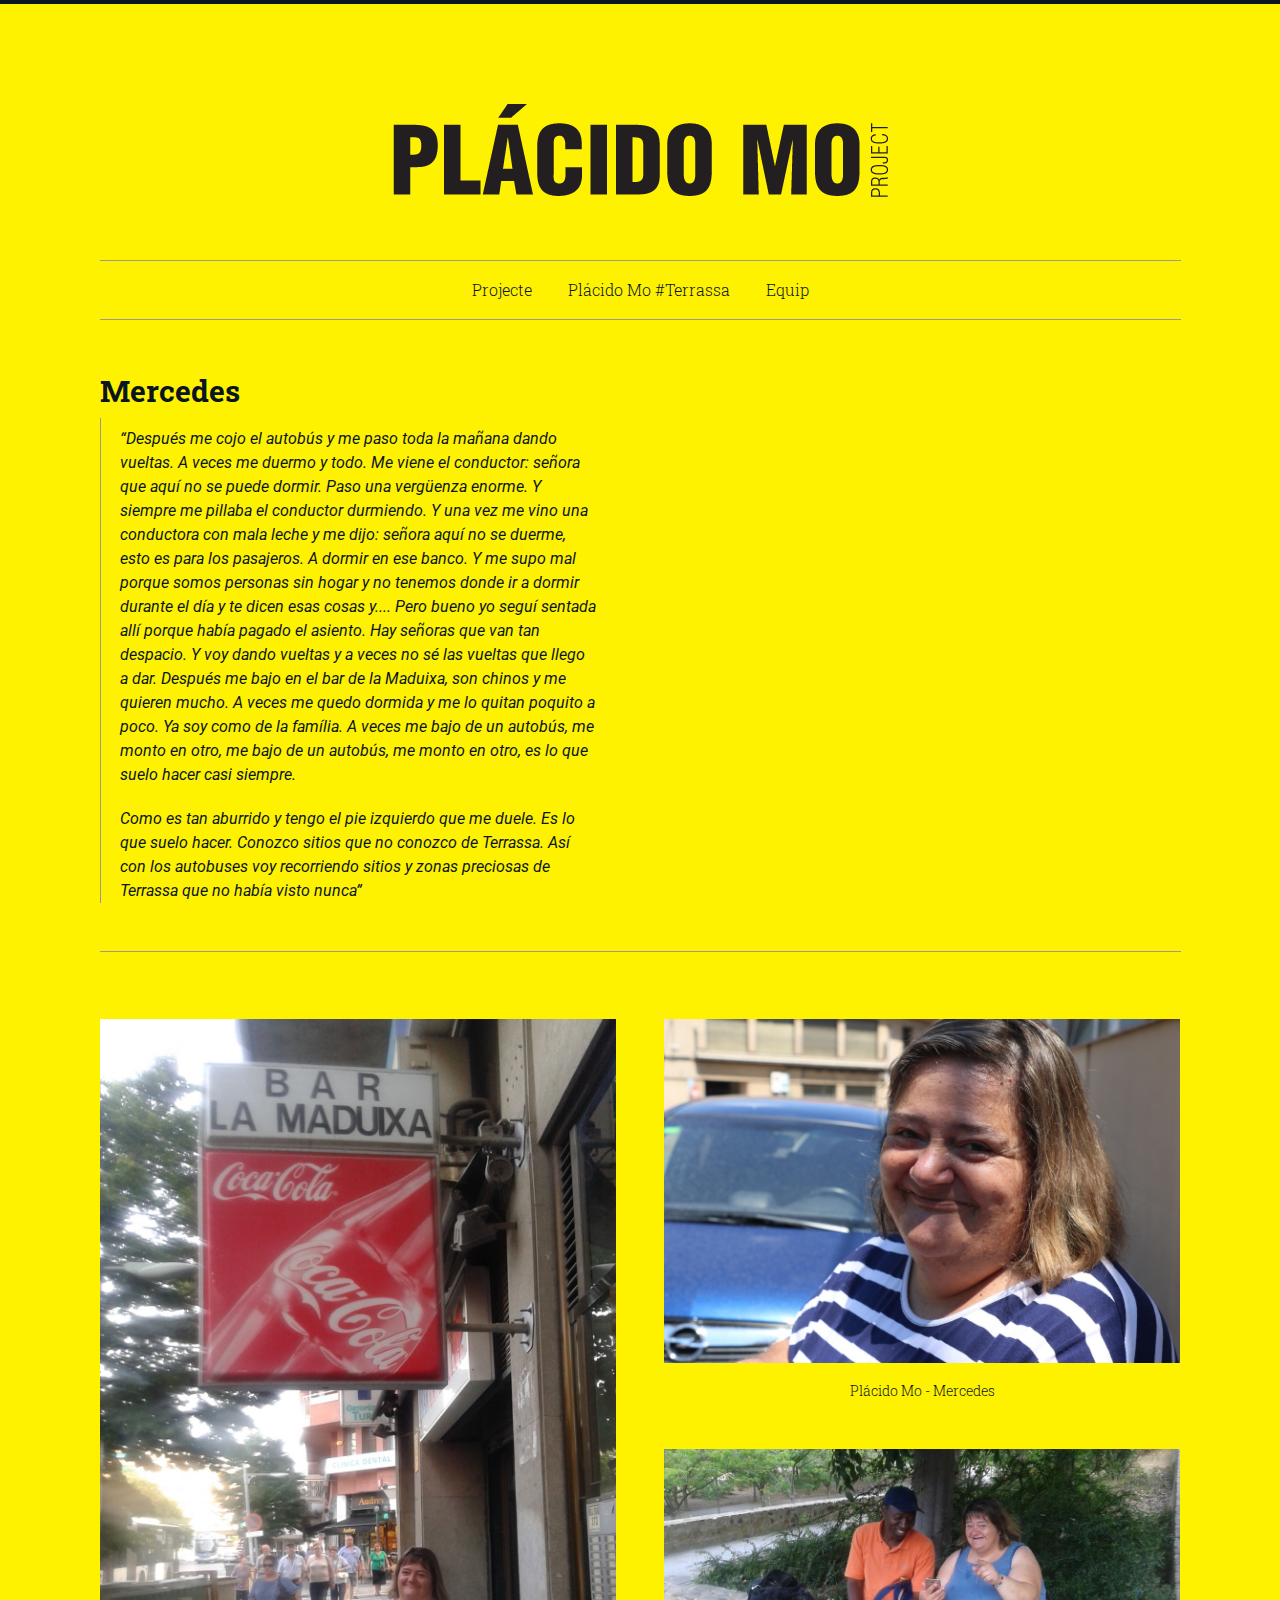
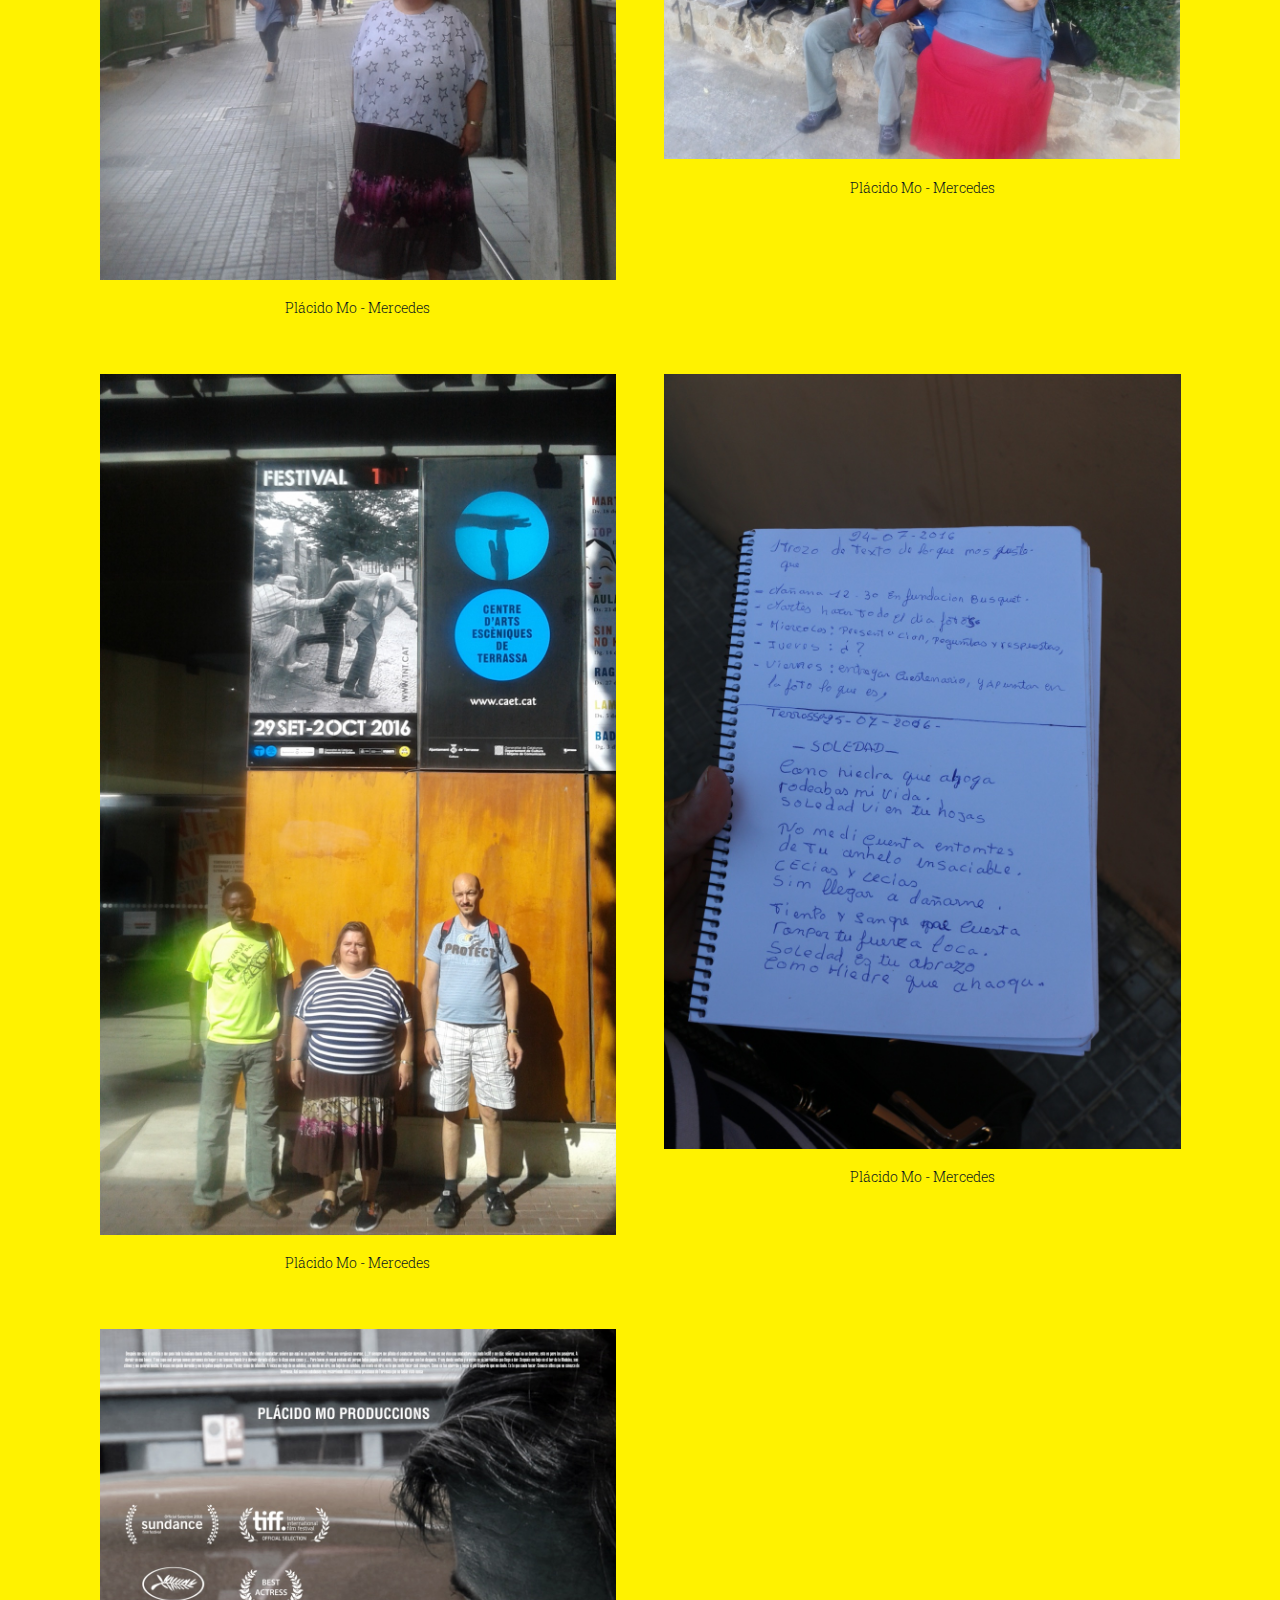
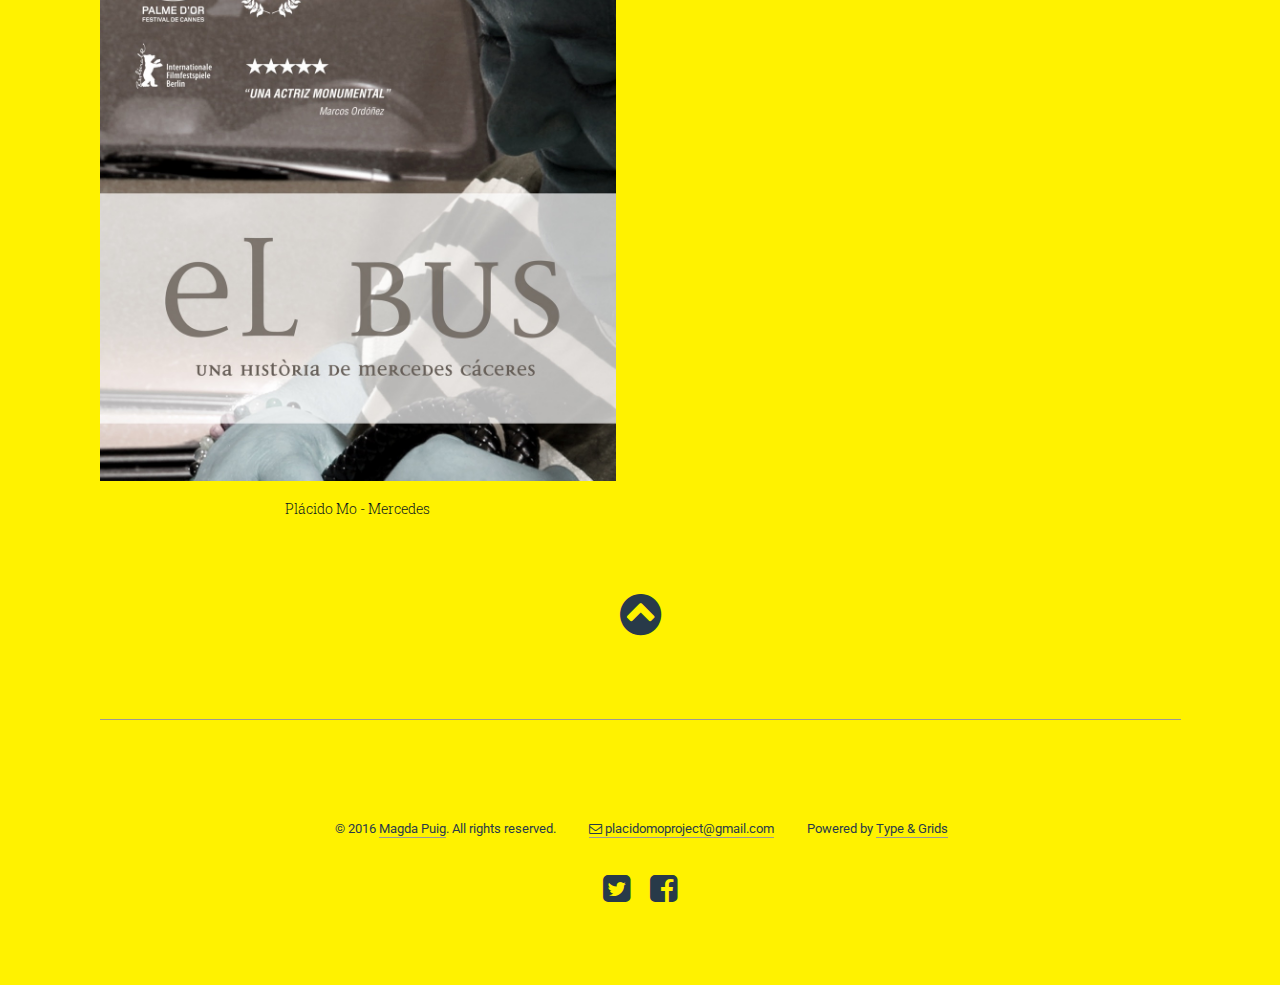
<file: terrassa-mercedes.html>
<!doctype html>
<html class="no-js" lang="en">
<head>
<meta charset="utf-8" />
<meta name="viewport" content="width=device-width, initial-scale=1.0" />

<title>Placido Mo Project &mdash; Projecte</title>
<meta name="description" content="Page description goes here">

<!-- ******************************************************************************************
Set the type and color theme here - the Pro version contains additional themes -->
<link href="css/hawthorne_type2_color3.css" rel="stylesheet">
<!--  ************************************************************************************* -->

<link href="css/font-awesome.min.css" rel="stylesheet">
<script src="js/vendor/modernizr.js"></script>

</head>
<body>

<div class="top-border"></div>

<div class="row">
	<div class="small-12 medium-12 large-12 small-centered columns">
		<header>
			<div class="logo">
				<a href="index.html"><img src="img/logo.png" alt="Magda Puig" /></a>
			</div>
		</header>
	</div>
	<div class="small-12 medium-12 large-12 small-centered columns">
		<nav>
			<ul class="inline-list-custom">
				<li><a href="index.html">Projecte</a></li>
				<li><a href="terrassa.html">Plácido Mo #Terrassa</a></li>
				<li><a href="about.html">Equip</a></li>
			</ul>
		</nav>
	</div>
</div>

<div class="row">
	<div class="small-12 medium-6 large-6 columns">
		<h2>Mercedes</h2>
		<blockquote>
			<p>“Después me cojo el autobús y me paso toda la mañana dando vueltas. A veces me duermo y todo. Me viene el conductor: señora que aquí no se puede dormir. Paso una vergüenza enorme. Y siempre me pillaba el conductor durmiendo. Y una vez me vino una conductora con mala leche y me dijo: señora aquí no se duerme, esto es para los pasajeros. A dormir en ese banco. Y me supo mal porque somos personas sin hogar y no tenemos donde ir a dormir durante el día y te dicen esas cosas y.... Pero bueno yo seguí sentada allí porque había pagado el asiento. Hay señoras que van tan despacio. Y voy dando vueltas y a veces no sé las vueltas que llego a dar. Después me bajo en el bar de la Maduixa, son chinos y me quieren mucho. A veces me quedo dormida y me lo quitan poquito a poco. Ya soy como de la família. A veces me bajo de un autobús, me monto en otro, me bajo de un autobús, me monto en otro, es lo que suelo hacer casi siempre.</p>
			<p>Como es tan aburrido y tengo el pie izquierdo que me duele. Es lo que suelo hacer. Conozco sitios que no conozco de Terrassa. Así con los autobuses voy recorriendo sitios y zonas preciosas de Terrassa que no había visto nunca”</p>
		</blockquote>
	</div>
	<div class="small-12 medium-6 large-6 columns">
		<iframe width="516" height="315" src="https://www.youtube.com/embed/R7XvnR-M_88" frameborder="0" allowfullscreen></iframe>
	</div>
</div>

<div class="row">
	<div class="small-12 medium-12 large-12 columns">
		<hr class="project-detail-hr" />

		<div class="row">
			<div class="small-12 medium-6 large-6 columns">
				<div class="project-img">
					<img src="img/projects/mercedes-1.jpg" alt="Plácido Mo - Mercedes" />
					<h6>Plácido Mo - Mercedes</h6>
				</div>
			</div>
			<div class="small-12 medium-6 large-6 columns">
				<div class="project-img">
					<img src="img/projects/mercedes-2.jpg" alt="Plácido Mo - Mercedes" />
					<h6>Plácido Mo - Mercedes</h6>
				</div>
				<div class="project-img">
					<img src="img/projects/mercedes-4.jpg" alt="Plácido Mo - Mercedes" />
					<h6>Plácido Mo - Mercedes</h6>
				</div>
			</div>
		</div>

		<div class="row">
			<div class="small-12 medium-6 large-6 columns">
				<div class="project-img">
					<img src="img/projects/mercedes-3.jpg" alt="Plácido Mo - Mercedes" />
					<h6>Plácido Mo - Mercedes</h6>
				</div>
			</div>
			<div class="small-12 medium-6 large-6 columns">
				<div class="project-img">
					<img src="img/projects/mercedes-5.jpg" alt="Plácido Mo - Mercedes" />
					<h6>Plácido Mo - Mercedes</h6>
				</div>
			</div>
		</div>

		<div class="row">
			<div class="small-12 medium-6 large-6 columns">
				<div class="project-img">
					<img src="img/projects/mercedes-6.jpg" alt="Plácido Mo - Mercedes" />
					<h6>Plácido Mo - Mercedes</h6>
				</div>
			</div>
			<div class="small-12 medium-6 large-6 columns">
			</div>
		</div>
	</div>
</div>

<div class="row">
	<div class="small-12 medium-12 large-12 columns">
		<p class="back-to-top-holder"><a class="back-to-top"><i class="fa fa-chevron-circle-up fa-3x"></i></a></p>
	</div>
</div>

<div class="row">
	<div class="small-12 medium-12 large-12 columns">
		<footer>
			<ul>
				<li>&copy; 2016 <a href="index.html">Magda Puig</a>. All rights reserved.</li>
				<li><a href="mailto:placidomoproject@gmail.com"><i class="fa fa-envelope-o"></i> placidomoproject@gmail.com</a></li>

				<!-- *****************************************************************************************
				The "Powered by Type & Grids" link in the footer is required in the Free version
				typeandgrids.com/pirates -->
				<li>Powered by <a href="http://www.typeandgrids.com" target="_blank">Type &amp; Grids</a></li>
				<!--  ************************************************************************************ -->

			</ul>
			<div class="social-icons">
				<a href="https://twitter.com/Placidomo_Proj" target="_blank"><i class="fa fa-twitter-square fa-2x"></i></a>
				<a href="https://www.facebook.com/Pl%C3%A1cido-Mo-156661438077281/" target="_blank"><i class="fa fa-facebook-square fa-2x"></i></a>
			</div>
		</footer>
	</div>
</div>

<script src="js/vendor/jquery.min.js"></script>
<script src="js/foundation.min.js"></script>
<script src="js/hawthorne.js"></script>

</body>
</html>
</file>
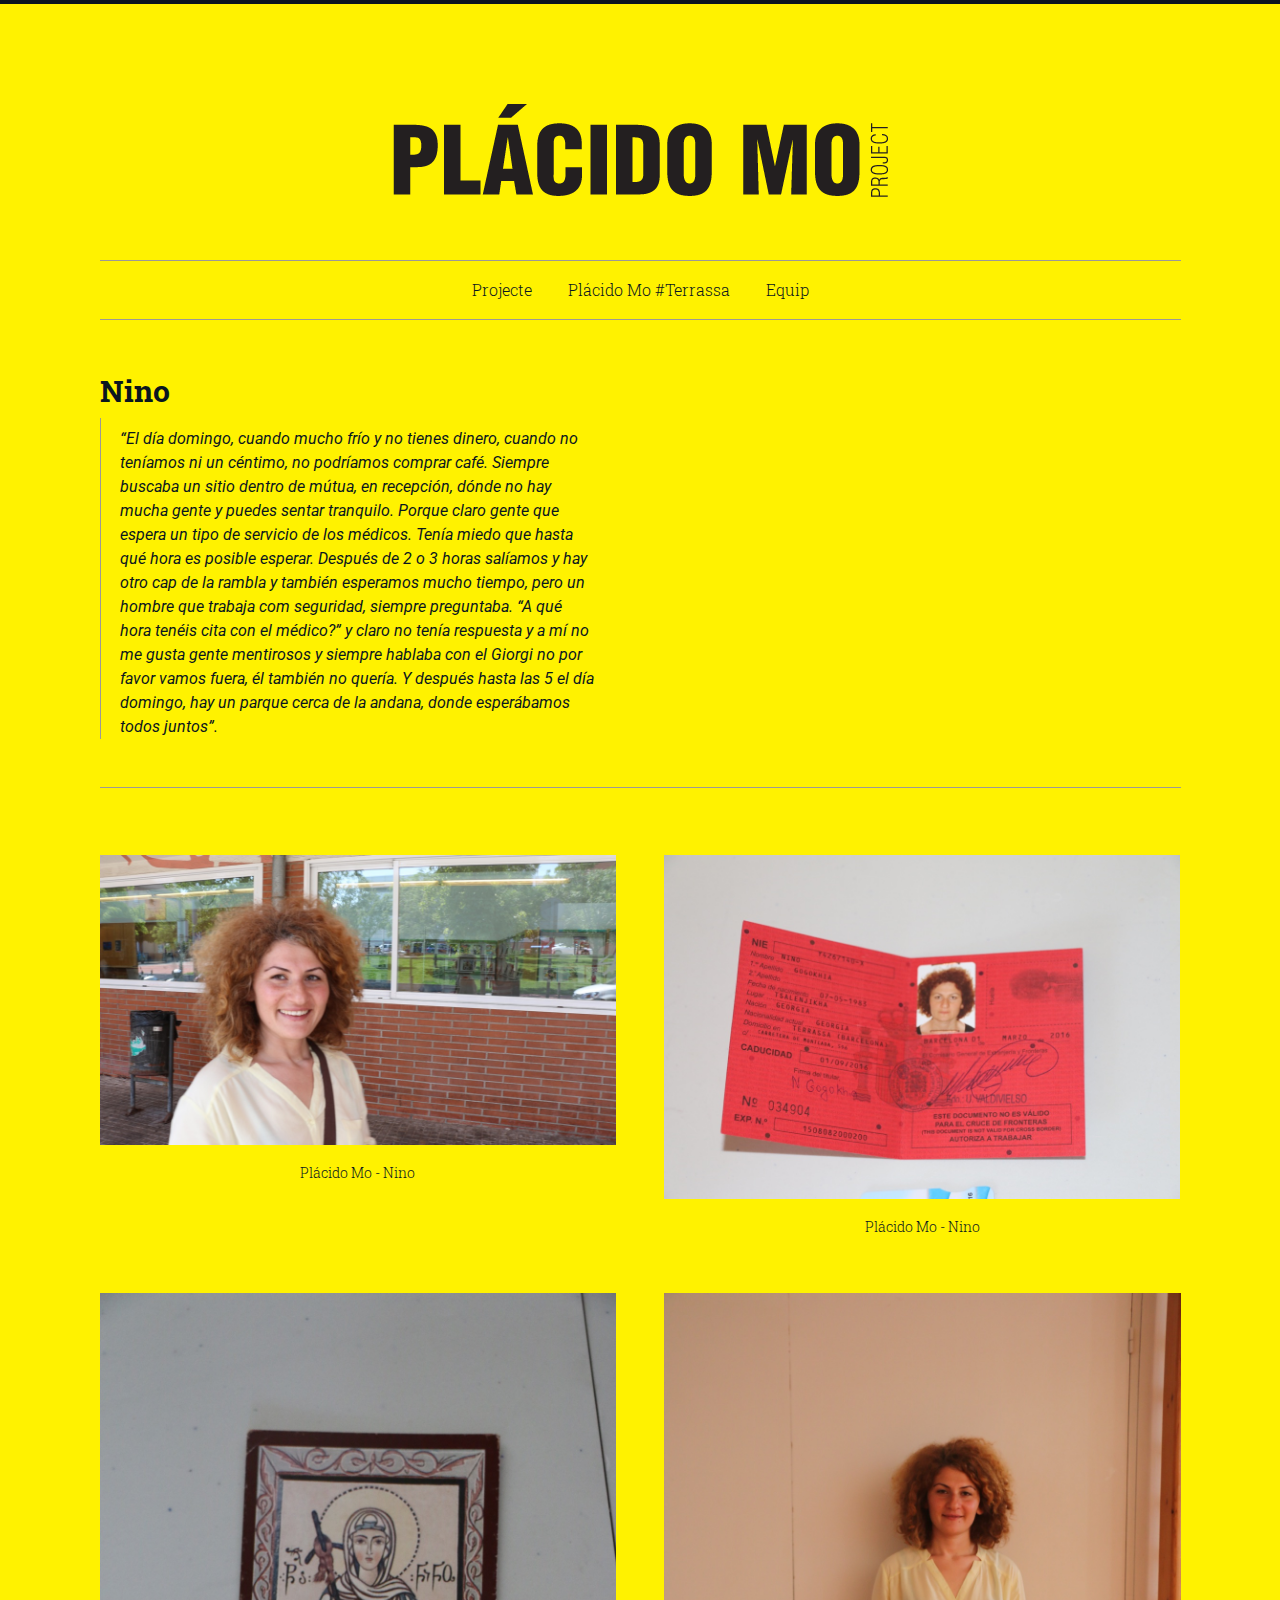
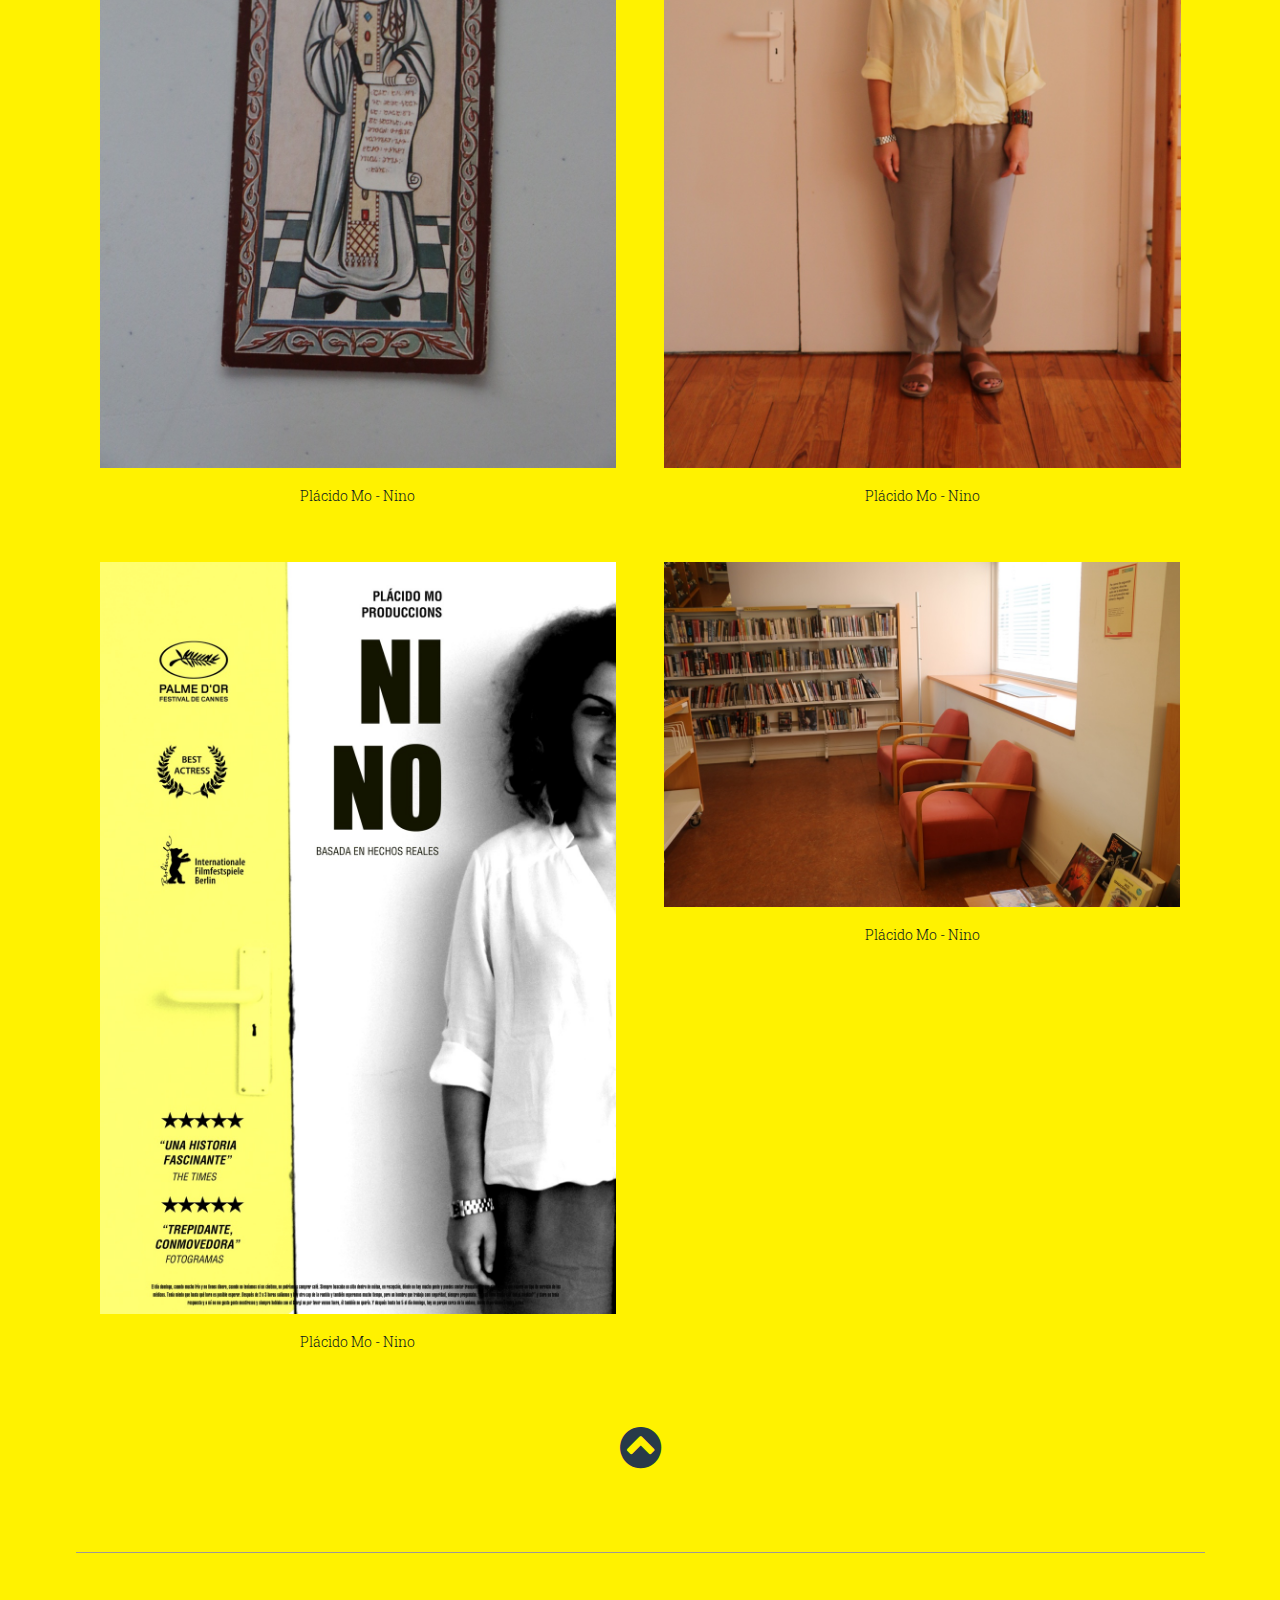
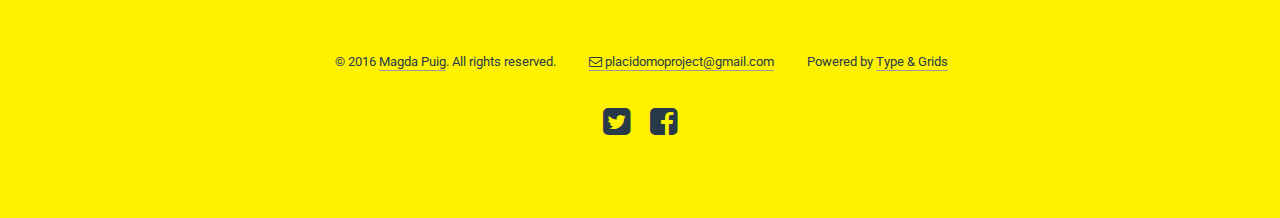
<file: terrassa-nino.html>
<!doctype html>
<html class="no-js" lang="en">
<head>
<meta charset="utf-8" />
<meta name="viewport" content="width=device-width, initial-scale=1.0" />

<title>Placido Mo Project &mdash; Projecte</title>
<meta name="description" content="Page description goes here">

<!-- ******************************************************************************************
Set the type and color theme here - the Pro version contains additional themes -->
<link href="css/hawthorne_type2_color3.css" rel="stylesheet">
<!--  ************************************************************************************* -->

<link href="css/font-awesome.min.css" rel="stylesheet">
<script src="js/vendor/modernizr.js"></script>

</head>
<body>

<div class="top-border"></div>

<div class="row">
	<div class="small-12 medium-12 large-12 small-centered columns">
		<header>
			<div class="logo">
				<a href="index.html"><img src="img/logo.png" alt="Magda Puig" /></a>
			</div>
		</header>
	</div>
	<div class="small-12 medium-12 large-12 small-centered columns">
		<nav>
			<ul class="inline-list-custom">
				<li><a href="index.html">Projecte</a></li>
				<li><a href="terrassa.html">Plácido Mo #Terrassa</a></li>
				<li><a href="about.html">Equip</a></li>
			</ul>
		</nav>
	</div>
</div>

<div class="row">
	<div class="small-12 medium-6 large-6 columns">
		<h2>Nino</h2>
		<blockquote>
			<p>“El día domingo, cuando mucho frío y no tienes dinero, cuando no teníamos ni un céntimo, no podríamos comprar café. Siempre buscaba un sitio dentro de mútua, en recepción, dónde no hay mucha gente y puedes sentar tranquilo. Porque claro gente que espera un tipo de servicio de los médicos. Tenía miedo que hasta qué hora es posible esperar. Después de 2 o 3 horas salíamos y hay otro cap de la rambla y también esperamos mucho tiempo, pero un hombre que trabaja com seguridad, siempre preguntaba. “A qué hora tenéis cita con el médico?” y claro no tenía respuesta y a mí no me gusta gente mentirosos y siempre hablaba con el Giorgi no por favor vamos fuera, él también no quería. Y después hasta las 5 el día domingo, hay un parque cerca de la andana, donde esperábamos todos juntos”.</p>
		</blockquote>
	</div>
	<div class="small-12 medium-6 large-6 columns">
		<iframe width="516" height="315" src="https://www.youtube.com/embed/Cqaz7-kiYnI" frameborder="0" allowfullscreen></iframe>
	</div>
</div>

<div class="row">
	<div class="small-12 medium-12 large-12 columns">
		<hr class="project-detail-hr" />

		<div class="row">
			<div class="small-12 medium-6 large-6 columns">

				<div class="project-img">
					<img src="img/projects/nino-1.jpg" alt="Plácido Mo - Nino" />
					<h6>Plácido Mo - Nino</h6>
				</div>
			</div>
			<div class="small-12 medium-6 large-6 columns">
				<div class="project-img">
					<img src="img/projects/nino-2.jpg" alt="Plácido Mo - Nino" />
					<h6>Plácido Mo - Nino</h6>
				</div>
			</div>
		</div>

		<div class="row">
			<div class="small-12 medium-6 large-6 columns">
				<div class="project-img">
					<img src="img/projects/nino-3.jpg" alt="Plácido Mo - Nino" />
					<h6>Plácido Mo - Nino</h6>
				</div>
			</div>
			<div class="small-12 medium-6 large-6 columns">
				<div class="project-img">
					<img src="img/projects/nino-4.jpg" alt="Plácido Mo - Nino" />
					<h6>Plácido Mo - Nino</h6>
				</div>
			</div>
		</div>

		<div class="row">
			<div class="small-12 medium-6 large-6 columns">
				<div class="project-img">
					<img src="img/projects/nino-6.jpg" alt="Plácido Mo - Nino" />
					<h6>Plácido Mo - Nino</h6>
				</div>
			</div>
			<div class="small-12 medium-6 large-6 columns">
				<div class="project-img">
					<img src="img/projects/nino-5.jpg" alt="Plácido Mo - Nino" />
					<h6>Plácido Mo - Nino</h6>
				</div>
			</div>

	</div>
</div>

<div class="row">
	<div class="small-12 medium-12 large-12 columns">
		<p class="back-to-top-holder"><a class="back-to-top"><i class="fa fa-chevron-circle-up fa-3x"></i></a></p>
	</div>
</div>

<div class="row">
	<div class="small-12 medium-12 large-12 columns">
		<footer>
			<ul>
				<li>&copy; 2016 <a href="index.html">Magda Puig</a>. All rights reserved.</li>
				<li><a href="mailto:placidomoproject@gmail.com"><i class="fa fa-envelope-o"></i> placidomoproject@gmail.com</a></li>

				<!-- *****************************************************************************************
				The "Powered by Type & Grids" link in the footer is required in the Free version
				typeandgrids.com/pirates -->
				<li>Powered by <a href="http://www.typeandgrids.com" target="_blank">Type &amp; Grids</a></li>
				<!--  ************************************************************************************ -->

			</ul>
			<div class="social-icons">
				<a href="https://twitter.com/Placidomo_Proj" target="_blank"><i class="fa fa-twitter-square fa-2x"></i></a>
				<a href="https://www.facebook.com/Pl%C3%A1cido-Mo-156661438077281/" target="_blank"><i class="fa fa-facebook-square fa-2x"></i></a>
			</div>
		</footer>
	</div>
</div>

<script src="js/vendor/jquery.min.js"></script>
<script src="js/foundation.min.js"></script>
<script src="js/hawthorne.js"></script>

</body>
</html>
</file>
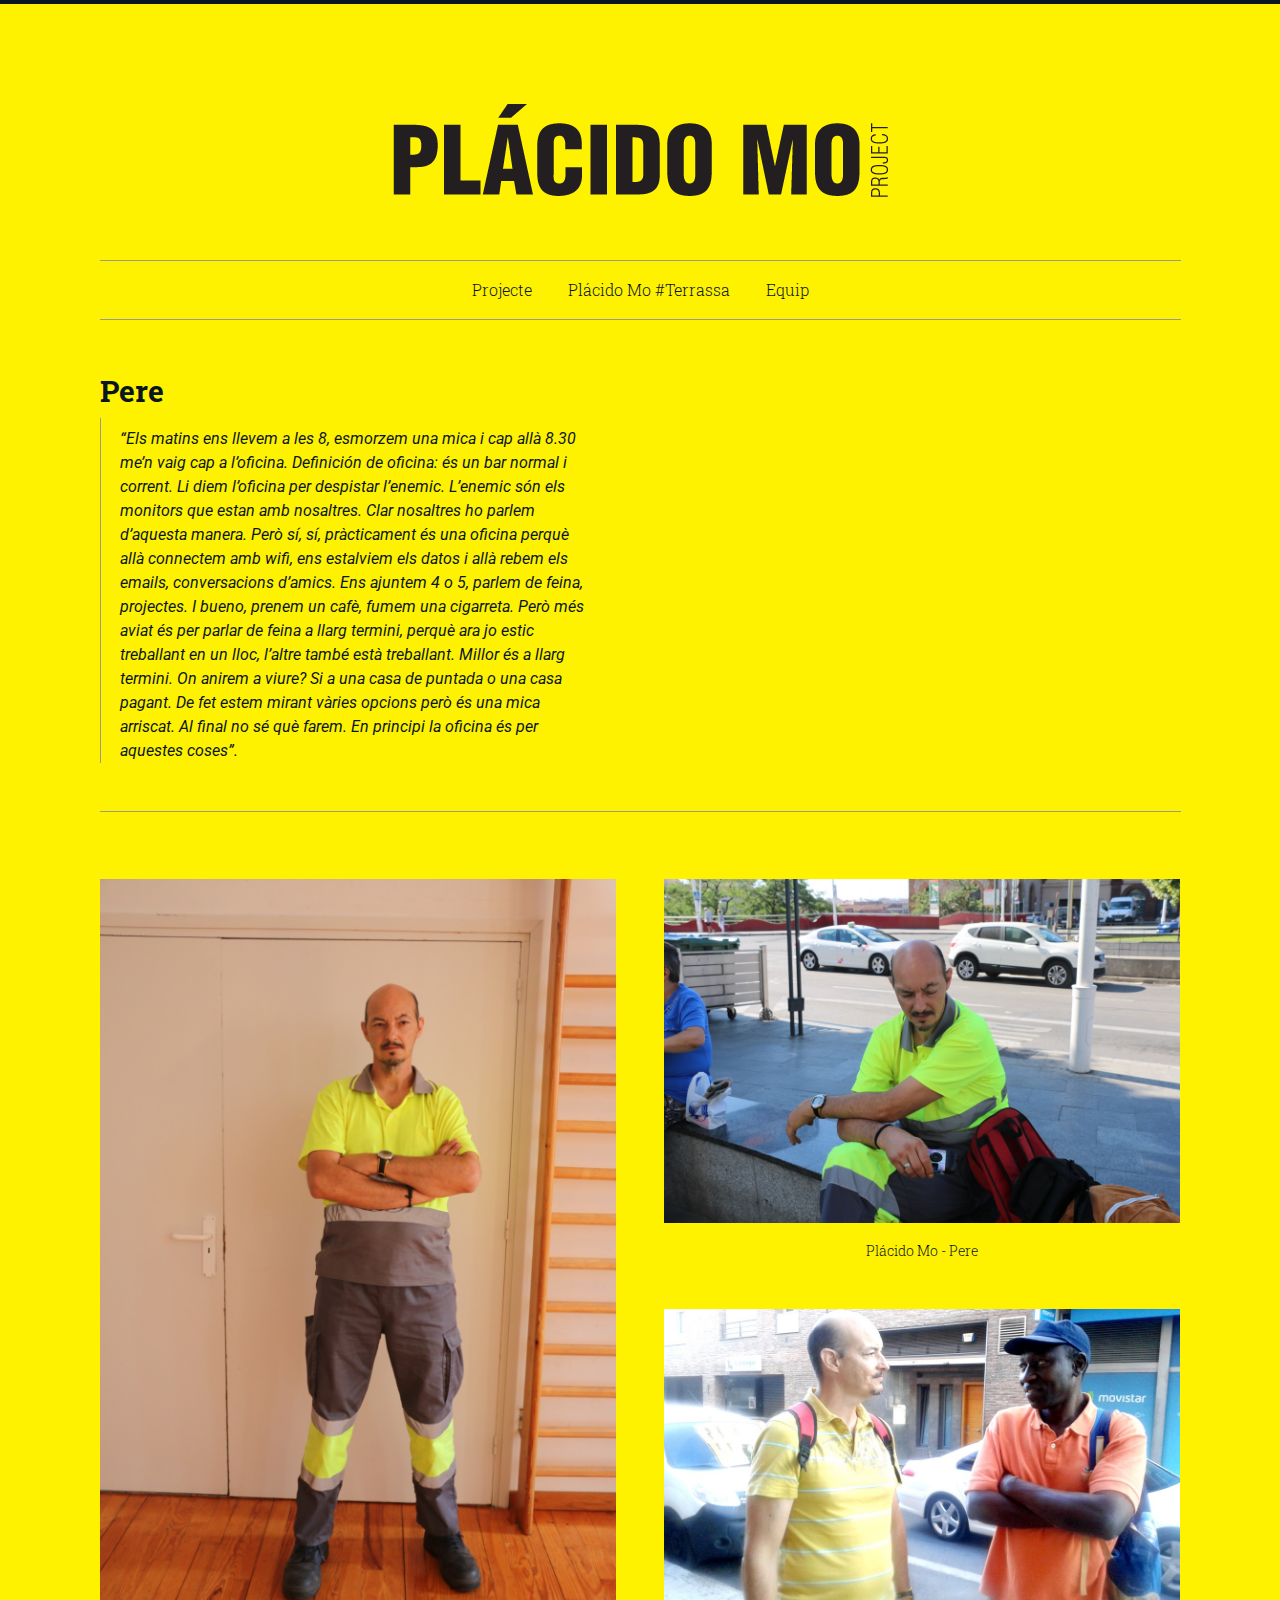
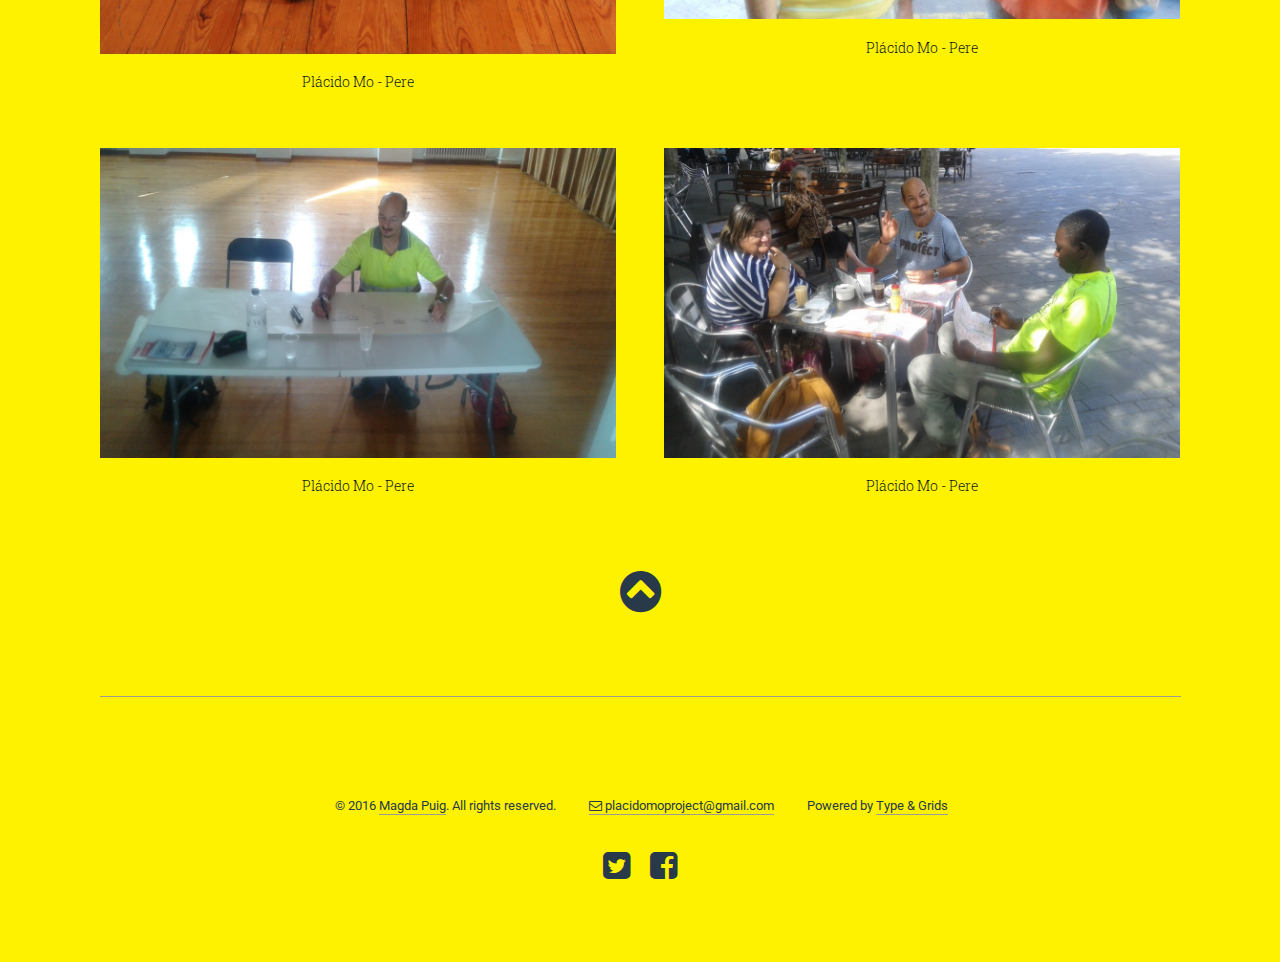
<file: terrassa-pere.html>
<!doctype html>
<html class="no-js" lang="en">
<head>
<meta charset="utf-8" />
<meta name="viewport" content="width=device-width, initial-scale=1.0" />

<title>Placido Mo Project &mdash; Projecte</title>
<meta name="description" content="Page description goes here">

<!-- ******************************************************************************************
Set the type and color theme here - the Pro version contains additional themes -->
<link href="css/hawthorne_type2_color3.css" rel="stylesheet">
<!--  ************************************************************************************* -->

<link href="css/font-awesome.min.css" rel="stylesheet">
<script src="js/vendor/modernizr.js"></script>

</head>
<body>

<div class="top-border"></div>

<div class="row">
	<div class="small-12 medium-12 large-12 small-centered columns">
		<header>
			<div class="logo">
				<a href="index.html"><img src="img/logo.png" alt="Magda Puig" /></a>
			</div>
		</header>
	</div>
	<div class="small-12 medium-12 large-12 small-centered columns">
		<nav>
			<ul class="inline-list-custom">
				<li><a href="index.html">Projecte</a></li>
				<li><a href="terrassa.html">Plácido Mo #Terrassa</a></li>
				<li><a href="about.html">Equip</a></li>
			</ul>
		</nav>
	</div>
</div>

<div class="row">
	<div class="small-12 medium-6 large-6 columns">
		<h2>Pere</h2>
		<blockquote>
			<p>“Els matins ens llevem a les 8, esmorzem una mica i cap allà 8.30 me’n vaig cap a l’oficina. Definición de oficina: és un bar normal i corrent. Li diem l’oficina per despistar l’enemic. L’enemic són els monitors que estan amb nosaltres. Clar nosaltres ho parlem d’aquesta manera. Però sí, sí, pràcticament és una oficina perquè allà connectem amb wifi, ens estalviem els datos i allà rebem els emails, conversacions d’amics. Ens ajuntem 4 o 5, parlem de feina, projectes. I bueno, prenem un cafè, fumem una cigarreta. Però més aviat és per parlar de feina a llarg termini, perquè ara jo estic treballant en un lloc, l’altre també està treballant. Millor és a llarg termini. On anirem a viure? Si a una casa de puntada o una casa pagant. De fet estem mirant vàries opcions però és una mica arriscat. Al final no sé què farem. En principi la oficina és per aquestes coses”.</p>
		</blockquote>
	</div>
	<div class="small-12 medium-6 large-6 columns">
		<iframe width="516" height="315" src="https://www.youtube.com/embed/moI_uaPUvrE" frameborder="0" allowfullscreen></iframe>
	</div>
</div>

<div class="row">
	<div class="small-12 medium-12 large-12 columns">
		<hr class="project-detail-hr" />

		<div class="row">
			<div class="small-12 medium-6 large-6 columns">
				<div class="project-img">
					<img src="img/projects/pere-1.jpg" alt="Plácido Mo - Pere" />
					<h6>Plácido Mo - Pere</h6>
				</div>
			</div>
			<div class="small-12 medium-6 large-6 columns">
				<div class="project-img">
					<img src="img/projects/pere-2.jpg" alt="Plácido Mo - Pere" />
					<h6>Plácido Mo - Pere</h6>
				</div>
				<div class="project-img">
					<img src="img/projects/pere-3.jpg" alt="Plácido Mo - Pere" />
					<h6>Plácido Mo - Pere</h6>
				</div>
			</div>
		</div>
		<div class="row">
			<div class="small-12 medium-6 large-6 columns">
				<div class="project-img">
					<img src="img/projects/pere-4.jpg" alt="Plácido Mo - Pere" />
					<h6>Plácido Mo - Pere</h6>
				</div>
			</div>
			<div class="small-12 medium-6 large-6 columns">
				<div class="project-img">
					<img src="img/projects/pere-5.jpg" alt="Plácido Mo - Pere" />
					<h6>Plácido Mo - Pere</h6>
				</div>
			</div>
		</div>
	</div>
</div>

<div class="row">
	<div class="small-12 medium-12 large-12 columns">
		<p class="back-to-top-holder"><a class="back-to-top"><i class="fa fa-chevron-circle-up fa-3x"></i></a></p>
	</div>
</div>

<div class="row">
	<div class="small-12 medium-12 large-12 columns">
		<footer>
			<ul>
				<li>&copy; 2016 <a href="index.html">Magda Puig</a>. All rights reserved.</li>
				<li><a href="mailto:placidomoproject@gmail.com"><i class="fa fa-envelope-o"></i> placidomoproject@gmail.com</a></li>

				<!-- *****************************************************************************************
				The "Powered by Type & Grids" link in the footer is required in the Free version
				typeandgrids.com/pirates -->
				<li>Powered by <a href="http://www.typeandgrids.com" target="_blank">Type &amp; Grids</a></li>
				<!--  ************************************************************************************ -->

			</ul>
			<div class="social-icons">
				<a href="https://twitter.com/Placidomo_Proj" target="_blank"><i class="fa fa-twitter-square fa-2x"></i></a>
				<a href="https://www.facebook.com/Pl%C3%A1cido-Mo-156661438077281/" target="_blank"><i class="fa fa-facebook-square fa-2x"></i></a>
			</div>
		</footer>
	</div>
</div>

<script src="js/vendor/jquery.min.js"></script>
<script src="js/foundation.min.js"></script>
<script src="js/hawthorne.js"></script>

</body>
</html>
</file>
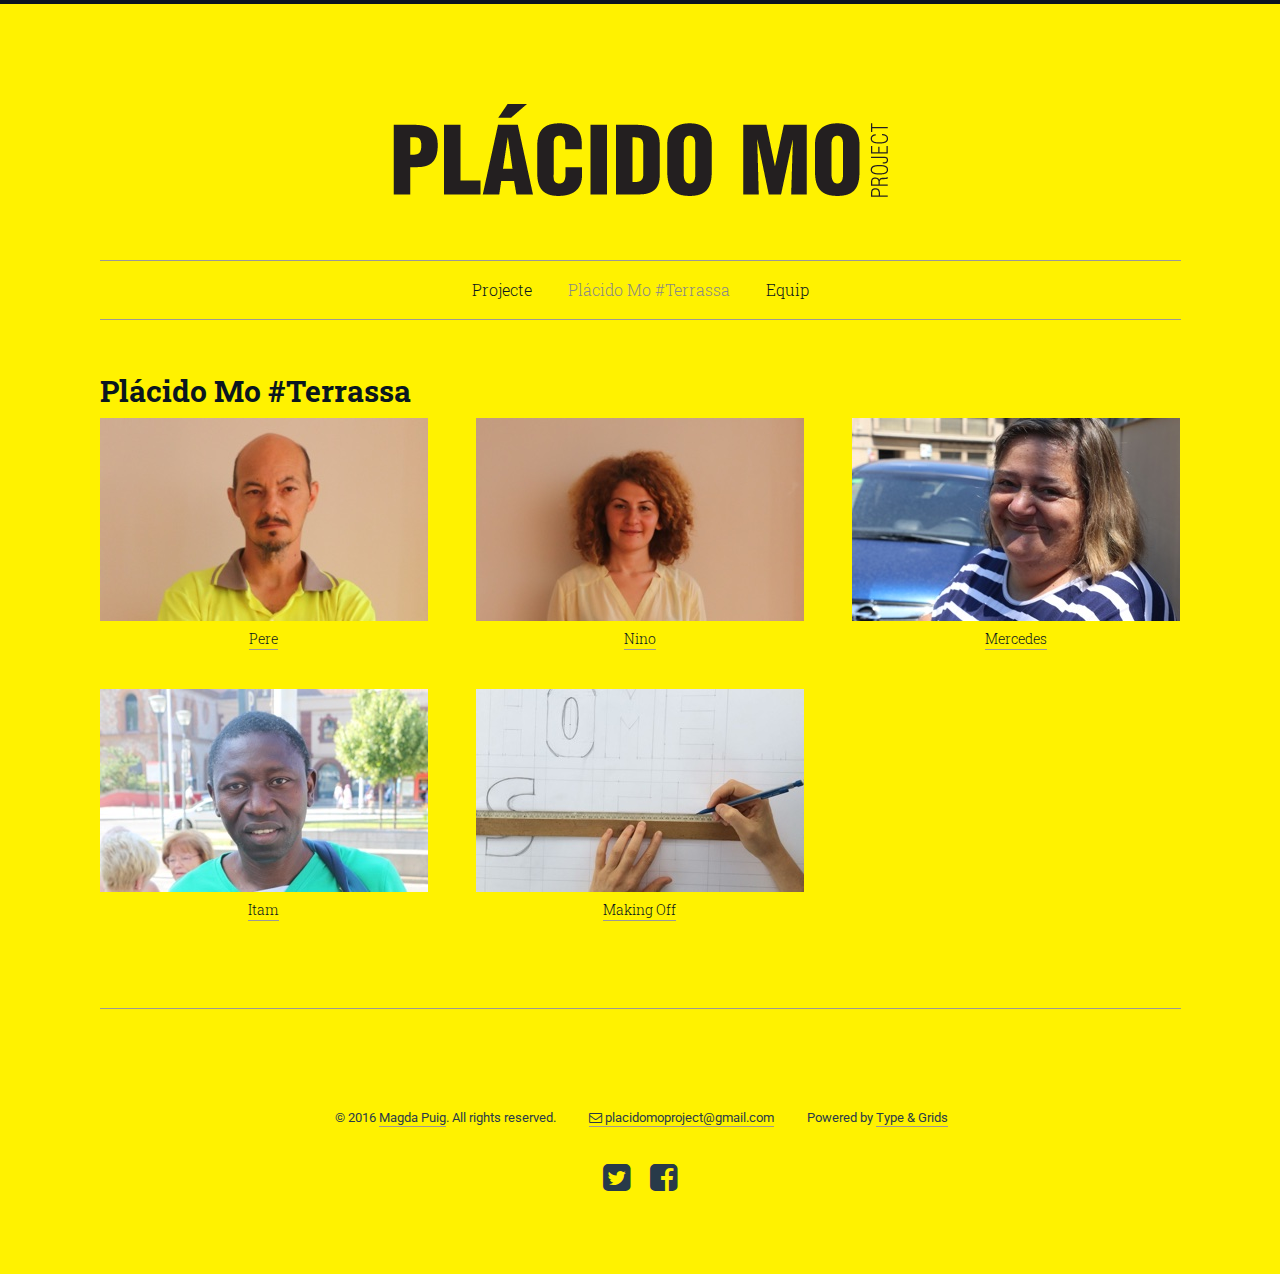
<file: terrassa.html>
<!doctype html>
<html class="no-js" lang="en">
<head>
<meta charset="utf-8" />
<meta name="viewport" content="width=device-width, initial-scale=1.0" />

<title>Placido Mo Project &mdash; #Terrassa</title>
<meta name="description" content="Page description goes here">

<!-- ******************************************************************************************
Set the type and color theme here - the Pro version contains additional themes -->
<link href="css/hawthorne_type2_color3.css" rel="stylesheet">
<!--  ************************************************************************************* -->

<link href="css/font-awesome.min.css" rel="stylesheet">
<script src="js/vendor/modernizr.js"></script>

</head>
<body>

<div class="top-border"></div>

<div class="row">
	<div class="small-12 medium-12 large-12 small-centered columns">
		<header>
			<div class="logo">
				<a href="index.html"><img src="img/logo.png" alt="Magda Puig" /></a>
			</div>		</header>
	</div>
	<div class="small-12 medium-12 large-12 small-centered columns">
		<nav>
			<ul class="inline-list-custom">
				<li><a href="index.html">Projecte</a></li>
				<li><a href="terrassa.html" class="current">Plácido Mo #Terrassa</a></li>
				<li><a href="about.html">Equip</a></li>
			</ul>
		</nav>
	</div>
</div>

<div class="row">
	<div class="small-12 medium-12 large-12 columns">
	<h2>Plácido Mo #Terrassa</h2>
		<ul class="small-block-grid-1 medium-block-grid-3 large-block-grid-3 inline-list-custom">

			<!-- Begin project -->
			<li>
				<div class="thumbnail">
					<div class="thumbnail-img">
						<div class="thumbnail-hover"><a href="terrassa-pere.html"></a></div>
						<a href="terrassa.html"><img src="img/projects/pere.jpg" alt="Pere" /></a>
					</div>
					<div class="thumbnail-caption"><a class="caption-link" href="terrassa.html">Pere</a></div>
				</div>
			</li>
			<!-- End project -->

			<!-- Begin project -->
			<li>
				<div class="thumbnail">
					<div class="thumbnail-img">
						<div class="thumbnail-hover"><a href="terrassa-nino.html"></a></div>
						<a href="terrassa.html"><img src="img/projects/nino.jpg" alt="Nino" /></a>
					</div>
					<div class="thumbnail-caption"><a class="caption-link" href="terrassa.html">Nino</a></div>
				</div>
			</li>
			<!-- End project -->

			<!-- Begin project -->
			<li>
				<div class="thumbnail">
					<div class="thumbnail-img">
						<div class="thumbnail-hover"><a href="terrassa-mercedes.html"></a></div>
						<a href="terrassa.html"><img src="img/projects/mercedes.jpg" alt="Mercedes" /></a>
					</div>
					<div class="thumbnail-caption"><a class="caption-link" href="terrassa.html">Mercedes</a></div>
				</div>
			</li>
			<!-- End project -->

			<!-- Begin project -->
			<li>
				<div class="thumbnail">
					<div class="thumbnail-img">
						<div class="thumbnail-hover"><a href="terrassa-itam.html"></a></div>
						<a href="terrassa.html"><img src="img/projects/itam.jpg" alt="Itam" /></a>
					</div>
					<div class="thumbnail-caption"><a class="caption-link" href="terrassa.html">Itam</a></div>
				</div>
			</li>
			<!-- End project -->

			<!-- Begin project -->
			<li>
				<div class="thumbnail">
					<div class="thumbnail-img">
						<div class="thumbnail-hover"><a href="terrassa-makingoff.html"></a></div>
						<a href="terrassa.html"><img src="img/projects/makingoff.jpg" alt="Making off" /></a>
					</div>
					<div class="thumbnail-caption"><a class="caption-link" href="terrassa.html">Making Off</a></div>
				</div>
			</li>
			<!-- End project -->

		</ul>
	</div>
</div>

<div class="row">
	<div class="small-12 medium-12 large-12 columns">
		<footer>
			<ul>
				<li>&copy; 2016 <a href="index.html">Magda Puig</a>. All rights reserved.</li>
				<li><a href="mailto:placidomoproject@gmail.com"><i class="fa fa-envelope-o"></i> placidomoproject@gmail.com</a></li>

				<!-- *****************************************************************************************
				The "Powered by Type & Grids" link in the footer is required in the Free version
				typeandgrids.com/pirates -->
				<li>Powered by <a href="http://www.typeandgrids.com" target="_blank">Type &amp; Grids</a></li>
				<!--  ************************************************************************************ -->

			</ul>
			<div class="social-icons">
				<a href="https://twitter.com/Placidomo_Proj" target="_blank"><i class="fa fa-twitter-square fa-2x"></i></a>
				<a href="https://www.facebook.com/Pl%C3%A1cido-Mo-156661438077281/" target="_blank"><i class="fa fa-facebook-square fa-2x"></i></a>
			</div>
		</footer>
	</div>
</div>

<script src="js/vendor/jquery.min.js"></script>
<script src="js/foundation.min.js"></script>
<script src="js/hawthorne.js"></script>

</body>
</html>
</file>
<file: css/hawthorne_type2_color3.css>
@import url(http://fonts.googleapis.com/css?family=Roboto:400,300,300italic,400italic,700,700italic);
@import url(http://fonts.googleapis.com/css?family=Roboto+Slab:400,300,700);
/*==================================================================================================
Foundation Variables
==================================================================================================*/
/*==================================================================================================
Imports
==================================================================================================*/
/*==================================================================================================
Type Theme 02
==================================================================================================*/
/*==================================================================================================
My Variables
==================================================================================================*/
/*==================================================================================================
Blog Type Theme 02: Roboto + Roboto Slab
==================================================================================================*/
/*==================================================================================================
Foundation Variables
==================================================================================================*/
/*==================================================================================================
Spacing Adjustments
==================================================================================================*/
/*==================================================================================================
Color Theme 03
==================================================================================================*/
/*==================================================================================================
Master Color Theme 03
==================================================================================================*/
/*==================================================================================================
Foundation Variables
==================================================================================================*/
/*==================================================================================================
My Variables
==================================================================================================*/
/*==================================================================================================
Mixins
==================================================================================================*/
/*==================================================================================================
Blog
==================================================================================================*/
/* line 28, ../scss/master/_blog.scss */
aside.blog-sidebar h5 {
  text-align: center;
}

/* line 32, ../scss/master/_blog.scss */
aside.blog-sidebar h5, .related-posts h5 {
  font-family: "Roboto Slab", "Helvetica Neue", "Helvetica", Helvetica, Arial, sans-serif;
  font-weight: bold;
  font-style: normal;
  font-size: 1.125rem;
  line-height: 1.2;
  letter-spacing: 0;
  text-transform: none;
  padding-bottom: 0.5em;
}

/* line 43, ../scss/master/_blog.scss */
aside.blog-sidebar li, aside.blog-sidebar p {
  font-family: "Roboto", "Helvetica Neue", "Helvetica", Helvetica, Arial, sans-serif;
  font-weight: normal;
  font-style: normal;
  font-size: 1.125rem;
  line-height: 1.6;
  letter-spacing: 0;
  text-transform: none;
  list-style-type: none;
  padding-bottom: 1em;
  text-align: center;
}

/* line 56, ../scss/master/_blog.scss */
aside.blog-sidebar ul {
  margin-left: 0;
}

/* line 60, ../scss/master/_blog.scss */
aside.blog-sidebar ul li {
  list-style-type: none;
  margin-left: 0;
}

/* line 65, ../scss/master/_blog.scss */
aside.blog-sidebar ul li a, aside.blog-sidebar ul li a:hover, aside.blog-sidebar p a, aside.blog-sidebar p a:hover, article h1 a, article h1 a:hover {
  border-bottom: none !important;
  text-decoration: none;
  -webkit-transition: color 0.2s ease-out;
  -moz-transition: color 0.2s ease-out;
  transition: color 0.2s ease-out;
}

/* line 71, ../scss/master/_blog.scss */
article {
  border-bottom: 1px solid #9d9995;
  padding-bottom: 1.25em;
  margin-bottom: 2.5em;
}

/* line 77, ../scss/master/_blog.scss */
article h1, h1.archive-title {
  font-family: "Roboto Slab", "Helvetica Neue", "Helvetica", Helvetica, Arial, sans-serif;
  font-weight: bold;
  font-style: normal;
  font-size: 1.5rem;
  line-height: 1.2;
  letter-spacing: 0;
  text-transform: none;
}

/* line 87, ../scss/master/_blog.scss */
article h6.date {
  font-family: "Roboto", "Helvetica Neue", "Helvetica", Helvetica, Arial, sans-serif;
  font-weight: 300;
  font-style: normal;
  font-size: 1rem;
  line-height: 1.2;
  letter-spacing: 0;
  text-transform: none;
  margin-bottom: 1.5em;
}

/* line 98, ../scss/master/_blog.scss */
article p, article li {
  font-family: "Roboto", "Helvetica Neue", "Helvetica", Helvetica, Arial, sans-serif;
  font-size: 0.875rem;
  line-height: 1.5;
}

/* line 104, ../scss/master/_blog.scss */
article p a {
  -webkit-transition: color 0.2s ease-out;
  -moz-transition: color 0.2s ease-out;
  transition: color 0.2s ease-out;
}

/* line 108, ../scss/master/_blog.scss */
article p.byline {
  font-family: "Roboto", "Helvetica Neue", "Helvetica", Helvetica, Arial, sans-serif;
  font-weight: 300;
  font-style: normal;
  font-size: 1rem;
  line-height: 1.2;
  letter-spacing: 0;
  text-transform: none;
}

/* line 118, ../scss/master/_blog.scss */
article img {
  padding-top: 0.5em;
  padding-bottom: 0.5em;
}

/* line 123, ../scss/master/_blog.scss */
article .caption {
  margin-top: -1em;
}

/* line 128, ../scss/master/_blog.scss */
.comments {
  border-top: 1px solid #9d9995;
  margin-top: 3em;
  padding-top: 3em;
  padding-bottom: 1em;
}

/* line 135, ../scss/master/_blog.scss */
div div div article h2 {
  font-family: "Roboto Slab", "Helvetica Neue", "Helvetica", Helvetica, Arial, sans-serif;
  font-weight: bold;
  font-style: normal;
  font-size: 1.3125rem;
  line-height: 1.2;
  letter-spacing: 0;
  text-transform: none;
  padding-bottom: 0.25em;
}

/* line 146, ../scss/master/_blog.scss */
div div div article h3 {
  font-weight: bold;
  font-size: 0.875rem;
}

/* line 151, ../scss/master/_blog.scss */
.related-posts {
  margin-top: 2em;
  margin-bottom: 1.5em;
}

/* line 156, ../scss/master/_blog.scss */
.related-posts h5 {
  margin-bottom: 0.25em;
}

/* line 160, ../scss/master/_blog.scss */
.related-posts ul {
  list-style-type: none;
  margin-left: 0;
}

/* line 165, ../scss/master/_blog.scss */
.related-posts ul li {
  margin-left: 0;
  line-height: 1.8;
  font-family: "Roboto", "Helvetica Neue", "Helvetica", Helvetica, Arial, sans-serif;
  font-weight: normal;
  font-style: normal;
  font-size: 1.125rem;
  line-height: 1.6;
  letter-spacing: 0;
  text-transform: none;
}

/* line 177, ../scss/master/_blog.scss */
h1.archive-title {
  text-align: center;
  margin-bottom: 1.25em;
}

/* line 182, ../scss/master/_blog.scss */
.archive-item {
  margin-bottom: 2em;
}

/* line 186, ../scss/master/_blog.scss */
.archive-item h2 a {
  -webkit-transition: border 0.2s ease-out;
  -moz-transition: border 0.2s ease-out;
  transition: border 0.2s ease-out;
  -webkit-transition: color 0.2s ease-out;
  -moz-transition: color 0.2s ease-out;
  transition: color 0.2s ease-out;
  border-bottom: 1px solid #8a8988;
  padding-bottom: 2px;
  text-decoration: none;
}

/* line 194, ../scss/master/_blog.scss */
.archive-item h2 a:hover {
  border-bottom: 1px solid #1a5f99;
  -webkit-transition: color 0.2s ease-out;
  -moz-transition: color 0.2s ease-out;
  transition: color 0.2s ease-out;
}

/* line 199, ../scss/master/_blog.scss */
.archive-item h2 {
  font-family: "Roboto Slab", "Helvetica Neue", "Helvetica", Helvetica, Arial, sans-serif;
  font-weight: bold;
  font-style: normal;
  font-size: 1.125rem;
  line-height: 1.7;
  letter-spacing: 0;
  text-transform: none;
  text-align: center;
}

/* line 210, ../scss/master/_blog.scss */
.archive-item h6.date {
  font-family: "Roboto", "Helvetica Neue", "Helvetica", Helvetica, Arial, sans-serif;
  font-weight: 300;
  font-style: normal;
  font-size: 0.875rem;
  line-height: 1.3;
  letter-spacing: 0;
  text-transform: none;
  text-align: center;
  padding-top: 0.125em;
}

/* line 222, ../scss/master/_blog.scss */
.pagination-custom {
  margin-bottom: 2em;
}

/* line 226, ../scss/master/_blog.scss */
.pagination-custom p span {
  font-family: "Roboto Slab", "Helvetica Neue", "Helvetica", Helvetica, Arial, sans-serif;
  font-weight: normal;
  font-style: normal;
  font-size: 1rem;
  line-height: 1.2;
  letter-spacing: 0;
  text-transform: none;
  color: #8a8988;
}

/* line 237, ../scss/master/_blog.scss */
.pagination-custom a, .pagination-custom a:hover {
  border-bottom: none !important;
  -webkit-transition: color 0.2s ease-out;
  -moz-transition: color 0.2s ease-out;
  transition: color 0.2s ease-out;
}

/* line 242, ../scss/master/_blog.scss */
.pagination-left {
  padding-right: 1em;
}

/*==================================================================================================
Media Queries
==================================================================================================*/
@media only screen and (min-width: 40.063em) {
  /* line 254, ../scss/master/_blog.scss */
  aside.blog-sidebar h5 {
    text-align: left;
  }

  /* line 258, ../scss/master/_blog.scss */
  aside.blog-sidebar li, aside.blog-sidebar p {
    text-align: left;
  }

  /* line 262, ../scss/master/_blog.scss */
  article h1, h1.archive-title {
    font-size: 2rem;
  }

  /* line 266, ../scss/master/_blog.scss */
  article p, article li, div div div article h3 {
    font-size: 1.125rem;
  }
}
/*==================================================================================================
Global
==================================================================================================*/
/* line 69, ../scss/_custom.scss */
html {
  background-color: #fff200 !important;
}

/* line 73, ../scss/_custom.scss */
a, button, img, nav ul a, .thumbnail-caption a {
  -webkit-transition: color 0.2s ease-out;
  -moz-transition: color 0.2s ease-out;
  transition: color 0.2s ease-out;
}

/* line 77, ../scss/_custom.scss */
p a, li a, .thumbnail-caption a {
  -webkit-transition: border 0.2s ease-out;
  -moz-transition: border 0.2s ease-out;
  transition: border 0.2s ease-out;
  -webkit-transition: color 0.2s ease-out;
  -moz-transition: color 0.2s ease-out;
  transition: color 0.2s ease-out;
  border-bottom: 1px solid #9d9995;
  padding-bottom: 1px;
}

/* line 84, ../scss/_custom.scss */
p a:hover, li a:hover, .thumbnail-caption a:hover, .caption-hover {
  color: #1a5f99;
  border-bottom: 1px solid #1a5f99 !important;
}

/* line 89, ../scss/_custom.scss */
li .thumbnail-hover a, li thumbnail-img a img {
  border-bottom: none !important;
}

/* line 93, ../scss/_custom.scss */
div.lined-list ul {
  margin-left: 0;
}

/* line 97, ../scss/_custom.scss */
.lined-list li {
  font-family: "Roboto", "Helvetica Neue", "Helvetica", Helvetica, Arial, sans-serif;
  font-weight: normal;
  font-style: normal;
  font-size: inherit;
  line-height: 1.5;
  letter-spacing: 0;
  text-transform: none;
  list-style-type: none;
  border-bottom: 1px solid #9d9995;
  padding-top: 0.8em;
  padding-bottom: 0.8em;
  margin-left: 0;
}

/* line 112, ../scss/_custom.scss */
.lined-list li strong {
  font-family: "Roboto", "Helvetica Neue", "Helvetica", Helvetica, Arial, sans-serif;
  font-weight: bold;
  font-style: normal;
  font-size: inherit;
  line-height: 1.3;
  letter-spacing: 0;
  text-transform: none;
}

/* line 122, ../scss/_custom.scss */
.lined-list li:first-child {
  border-top: 1px solid #9d9995;
}

/* line 126, ../scss/_custom.scss */
.centered {
  text-align: center;
}

/* line 130, ../scss/_custom.scss */
iframe {
  border: none !important;
}

/* line 134, ../scss/_custom.scss */
ul.inline-list-custom li {
  margin-left: 0 !important;
}

/* line 138, ../scss/_custom.scss */
ul li {
  margin-left: 0.25em;
  padding-bottom: 1em;
}

/* line 144, ../scss/_custom.scss */
ol li {
  margin-left: 0.25em;
  padding-bottom: 1em;
}

/* line 150, ../scss/_custom.scss */
.row blockquote {
  border-left: 1px solid #9d9995;
}

/* line 154, ../scss/_custom.scss */
.row blockquote p, .row blockquote {
  color: #0a161f;
  font-style: italic;
}

/* line 159, ../scss/_custom.scss */
.row blockquote cite {
  font-weight: bold;
  font-style: normal;
  color: #0a161f;
  font-size: 1em;
  margin-top: 1em;
}

/* line 167, ../scss/_custom.scss */
div h1, div h2, div h3, div h4, div h5, div h6 {
  font-weight: bold;
}

/* line 171, ../scss/_custom.scss */
div div h2 {
  font-family: "Roboto Slab", "Helvetica Neue", "Helvetica", Helvetica, Arial, sans-serif;
  font-weight: bold;
  font-style: normal;
  font-size: 1.5rem;
  line-height: 1.3;
  letter-spacing: 0;
  text-transform: none;
}

/* line 181, ../scss/_custom.scss */
div div h3 {
  font-family: "Roboto Slab", "Helvetica Neue", "Helvetica", Helvetica, Arial, sans-serif;
  font-weight: bold;
  font-style: normal;
  font-size: 1.125rem;
  line-height: 1.3;
  letter-spacing: 0;
  text-transform: none;
}

/* line 191, ../scss/_custom.scss */
.p-small, article .caption, .caption {
  font-size: 0.875rem;
  line-height: 1.5;
}

/* line 196, ../scss/_custom.scss */
.p-smaller {
  font-size: 0.75rem;
  line-height: 1.5;
}

/* line 201, ../scss/_custom.scss */
.caption {
  margin-top: -0.5em;
}

/* line 206, ../scss/_custom.scss */
.social-inline {
  margin-left: 0;
}

/* line 210, ../scss/_custom.scss */
.social-inline li {
  display: block;
  float: left;
  margin-left: 0;
  margin-right: 1.5em;
  vertical-align: top !important;
}

/* line 218, ../scss/_custom.scss */
.social-inline li:first-child {
  margin-right: 0;
}

/* line 222, ../scss/_custom.scss */
.social-inline li span {
  vertical-align: top !important;
}

/*==================================================================================================
Header & Nav
==================================================================================================*/
/* line 232, ../scss/_custom.scss */
.top-border {
  border-top: 4px solid #0a161f;
}

/* line 236, ../scss/_custom.scss */
header {
  padding-top: 3em;
  padding-bottom: 2em;
}

/* line 241, ../scss/_custom.scss */
header div.logo {
  text-align: center;
}

/* line 245, ../scss/_custom.scss */
div div header h1 {
  font-family: "Roboto Slab", "Helvetica Neue", "Helvetica", Helvetica, Arial, sans-serif;
  font-weight: bold;
  font-style: normal;
  font-size: 1.625rem;
  line-height: 1.3;
  letter-spacing: 0;
  text-transform: none;
  line-height: 1.1;
  text-align: center;
  color: #0a161f;
}

/* line 258, ../scss/_custom.scss */
div div header h1 a {
  text-decoration: none;
  color: #0a161f;
}

/* line 263, ../scss/_custom.scss */
div div header h2 {
  font-family: "Roboto Slab", "Helvetica Neue", "Helvetica", Helvetica, Arial, sans-serif;
  font-weight: 300;
  font-style: normal;
  font-size: 0.8125rem;
  line-height: 1.3;
  letter-spacing: 0;
  text-transform: none;
  line-height: 1.4;
  text-align: center;
  color: #0d1d2a;
  margin-top: 0.75em;
}

/* line 278, ../scss/_custom.scss */
div div header h2 a {
  text-decoration: none;
  color: #0d1d2a;
}

/* line 283, ../scss/_custom.scss */
div div header h1 a:hover, header h1 a:focus {
  color: #0a161f;
}

/* line 287, ../scss/_custom.scss */
div div header h2 a:hover, header h2 a:focus {
  color: #0d1d2a;
}

/* line 291, ../scss/_custom.scss */
nav {
  border-top: 1px solid #9d9995;
  border-bottom: 1px solid #9d9995;
  margin-bottom: 3em;
  background-color: #fff200;
}

/* line 298, ../scss/_custom.scss */
nav ul.inline-list-custom {
  text-align: center;
  padding-top: 0.8em;
  margin-bottom: 0.8em;
  margin-left: 0;
}

/* line 305, ../scss/_custom.scss */
nav ul.inline-list-custom li {
  font-family: "Roboto Slab", "Helvetica Neue", "Helvetica", Helvetica, Arial, sans-serif;
  font-weight: 300;
  font-style: normal;
  font-size: 1rem;
  line-height: 2;
  letter-spacing: 0;
  text-transform: none;
  display: inline-block;
  padding-left: 1em;
  margin-right: 1em;
  padding-bottom: 0;
}

/* line 320, ../scss/_custom.scss */
nav ul li a, nav ul li a:hover {
  border: none !important;
}

/* line 324, ../scss/_custom.scss */
a.current {
  color: #8a8988;
  pointer-events: none;
}

/* line 329, ../scss/_custom.scss */
a.current:hover {
  color: #8a8988;
}

/*==================================================================================================
Project
==================================================================================================*/
/* line 339, ../scss/_custom.scss */
.thumbnail {
  margin-bottom: -0.5em;
  max-width: 328px;
  margin-left: auto;
  margin-right: auto;
}

/* line 346, ../scss/_custom.scss */
.thumbnail-img {
  position: relative;
}

/* line 350, ../scss/_custom.scss */
.thumbnail-hover {
  position: absolute;
  display: none;
  width: 100%;
  height: 100%;
  background-color: rgba(26, 95, 153, 0.5);
}

/* line 358, ../scss/_custom.scss */
.thumbnail-hover a {
  position: absolute;
  left: 0;
  width: 100%;
  height: 100%;
}

/* line 365, ../scss/_custom.scss */
.thumbnail-hover a:hover {
  border: none;
}

/* line 369, ../scss/_custom.scss */
.thumbnail-caption {
  font-family: "Roboto Slab", "Helvetica Neue", "Helvetica", Helvetica, Arial, sans-serif;
  font-weight: 300;
  font-style: normal;
  font-size: 0.875rem;
  line-height: 1.5;
  letter-spacing: 0;
  text-transform: none;
  text-align: center;
  margin-top: 0.5em;
}

/* line 381, ../scss/_custom.scss */
.thumbnail-caption a {
  -webkit-transition: color 0.2s ease-out;
  -moz-transition: color 0.2s ease-out;
  transition: color 0.2s ease-out;
}

/* line 385, ../scss/_custom.scss */
ul.small-block-grid-1 li {
  text-align: center;
}

/* line 389, ../scss/_custom.scss */
hr.project-detail-hr {
  margin-top: 1.75em;
  display: none;
}

/* line 394, ../scss/_custom.scss */
.project-img {
  text-align: center;
  margin-top: 3em;
}

/* line 399, ../scss/_custom.scss */
.project-img:first-of-type {
  margin-top: 1.75em;
}

/* line 403, ../scss/_custom.scss */
.project-img h6 {
  padding-top: 1em;
  font-family: "Roboto Slab", "Helvetica Neue", "Helvetica", Helvetica, Arial, sans-serif;
  font-weight: 300;
  font-style: normal;
  font-size: 0.875rem;
  line-height: 1.5;
  letter-spacing: 0;
  text-transform: none;
}

/* line 414, ../scss/_custom.scss */
.back-to-top-holder {
  margin-top: 4em;
  margin-bottom: 2em;
  text-align: center;
}

/* line 420, ../scss/_custom.scss */
.back-to-top {
  border: none;
  color: #283a49;
}

/* line 425, ../scss/_custom.scss */
a.back-to-top:hover {
  border: none !important;
}

/* line 429, ../scss/_custom.scss */
.raw-html iframe {
  padding-top: 2em;
}

/* line 433, ../scss/_custom.scss */
.raw-html div {
  margin-top: 2em;
}

/* line 437, ../scss/_custom.scss */
.raw-html hr {
  display: none;
  margin-top: 3em;
  margin-bottom: 3em;
}

/*==================================================================================================
Footer
==================================================================================================*/
/* line 449, ../scss/_custom.scss */
footer {
  border-top: 1px solid #9d9995;
  margin-top: 3em;
  padding-top: 4em;
  padding-bottom: 5em;
}

/* line 456, ../scss/_custom.scss */
footer ul {
  text-align: center;
  margin-top: 2em;
  margin-left: 0;
}

/* line 462, ../scss/_custom.scss */
footer li {
  font-family: "Roboto", "Helvetica Neue", "Helvetica", Helvetica, Arial, sans-serif;
  font-weight: normal;
  font-style: normal;
  font-size: 0.8125rem;
  line-height: 1.6;
  letter-spacing: 0;
  text-transform: none;
  display: inline-block;
  padding-left: 1em;
  margin-right: 1em;
  color: #283a49;
}

/* line 476, ../scss/_custom.scss */
footer li a {
  color: #283a49;
  -webkit-transition: color 0.2s ease-out;
  -moz-transition: color 0.2s ease-out;
  transition: color 0.2s ease-out;
}

/* line 481, ../scss/_custom.scss */
footer div.social-icons {
  text-align: center;
}

/* line 485, ../scss/_custom.scss */
footer div.social-icons i {
  padding-left: 0.25em;
  padding-right: 0.25em;
  color: #283a49;
}

/* line 491, ../scss/_custom.scss */
footer div.social-icons a:hover i {
  color: #1a5f99;
  -webkit-transition: color 0.2s ease-out;
  -moz-transition: color 0.2s ease-out;
  transition: color 0.2s ease-out;
}

/* line 496, ../scss/_custom.scss */
footer div.social-icons a i {
  -webkit-transition: color 0.2s ease-out;
  -moz-transition: color 0.2s ease-out;
  transition: color 0.2s ease-out;
}

/*==================================================================================================
Media Queries
==================================================================================================*/
@media only screen and (min-width: 40.063em) {
  /* line 508, ../scss/_custom.scss */
  header {
    padding-top: 6.25em;
    padding-bottom: 3.95em;
  }

  /* line 513, ../scss/_custom.scss */
  div div header h1 {
    font-size: 2.25rem;
  }

  /* line 517, ../scss/_custom.scss */
  div div header h2 {
    font-size: 0.875rem;
  }

  /* line 521, ../scss/_custom.scss */
  div div h2 {
    font-size: 1.875rem;
  }

  /* line 525, ../scss/_custom.scss */
  div div h3 {
    font-size: 1.125rem;
  }

  /* line 529, ../scss/_custom.scss */
  hr.project-detail-hr {
    display: block;
  }

  /* line 533, ../scss/_custom.scss */
  .raw-html hr {
    display: block;
  }

  /* line 537, ../scss/_custom.scss */
  .project-img:first-of-type {
    margin-top: 3em;
  }
}
/* line 287, ../bower_components/foundation/scss/foundation/components/_global.scss */
meta.foundation-mq-small {
  font-family: "/only screen and (max-width: 40em)/";
  width: 0em;
}

/* line 292, ../bower_components/foundation/scss/foundation/components/_global.scss */
meta.foundation-mq-medium {
  font-family: "/only screen and (min-width:40.063em) and (max-width:64em)/";
  width: 40.063em;
}

/* line 297, ../bower_components/foundation/scss/foundation/components/_global.scss */
meta.foundation-mq-large {
  font-family: "/only screen and (min-width:64.063em)/";
  width: 64.063em;
}

/* line 302, ../bower_components/foundation/scss/foundation/components/_global.scss */
meta.foundation-mq-xlarge {
  font-family: "/only screen and (min-width:90.063em)/";
  width: 90.063em;
}

/* line 307, ../bower_components/foundation/scss/foundation/components/_global.scss */
meta.foundation-mq-xxlarge {
  font-family: "/only screen and (min-width:120.063em)/";
  width: 120.063em;
}

/* line 317, ../bower_components/foundation/scss/foundation/components/_global.scss */
*,
*:before,
*:after {
  -moz-box-sizing: border-box;
  -webkit-box-sizing: border-box;
  box-sizing: border-box;
}

/* line 322, ../bower_components/foundation/scss/foundation/components/_global.scss */
html,
body {
  font-size: 100%;
}

/* line 325, ../bower_components/foundation/scss/foundation/components/_global.scss */
body {
  background: #fff200;
  color: #0a161f;
  padding: 0;
  margin: 0;
  font-family: "Roboto", "Helvetica Neue", "Helvetica", Helvetica, Arial, sans-serif;
  font-weight: normal;
  font-style: normal;
  line-height: 1;
  position: relative;
  cursor: "default";
}

/* line 338, ../bower_components/foundation/scss/foundation/components/_global.scss */
a:hover {
  cursor: pointer;
}

/* line 343, ../bower_components/foundation/scss/foundation/components/_global.scss */
img,
object,
embed {
  max-width: 100%;
  height: auto;
}

/* line 346, ../bower_components/foundation/scss/foundation/components/_global.scss */
object,
embed {
  height: 100%;
}

/* line 347, ../bower_components/foundation/scss/foundation/components/_global.scss */
img {
  -ms-interpolation-mode: bicubic;
}

/* line 353, ../bower_components/foundation/scss/foundation/components/_global.scss */
#map_canvas img,
#map_canvas embed,
#map_canvas object,
.map_canvas img,
.map_canvas embed,
.map_canvas object {
  max-width: none !important;
}

/* line 358, ../bower_components/foundation/scss/foundation/components/_global.scss */
.left {
  float: left !important;
}

/* line 359, ../bower_components/foundation/scss/foundation/components/_global.scss */
.right {
  float: right !important;
}

/* line 360, ../bower_components/foundation/scss/foundation/components/_global.scss */
.clearfix {
  *zoom: 1;
}
/* line 165, ../bower_components/foundation/scss/foundation/components/_global.scss */
.clearfix:before, .clearfix:after {
  content: " ";
  display: table;
}
/* line 166, ../bower_components/foundation/scss/foundation/components/_global.scss */
.clearfix:after {
  clear: both;
}

/* line 361, ../bower_components/foundation/scss/foundation/components/_global.scss */
.text-left {
  text-align: left !important;
}

/* line 362, ../bower_components/foundation/scss/foundation/components/_global.scss */
.text-right {
  text-align: right !important;
}

/* line 363, ../bower_components/foundation/scss/foundation/components/_global.scss */
.text-center {
  text-align: center !important;
}

/* line 364, ../bower_components/foundation/scss/foundation/components/_global.scss */
.text-justify {
  text-align: justify !important;
}

/* line 365, ../bower_components/foundation/scss/foundation/components/_global.scss */
.hide {
  display: none;
}

/* line 371, ../bower_components/foundation/scss/foundation/components/_global.scss */
.antialiased {
  -webkit-font-smoothing: antialiased;
}

/* line 374, ../bower_components/foundation/scss/foundation/components/_global.scss */
img {
  display: inline-block;
  vertical-align: middle;
}

/* line 384, ../bower_components/foundation/scss/foundation/components/_global.scss */
textarea {
  height: auto;
  min-height: 50px;
}

/* line 387, ../bower_components/foundation/scss/foundation/components/_global.scss */
select {
  width: 100%;
}

/* line 69, ../bower_components/foundation/scss/foundation/components/_block-grid.scss */
[class*="block-grid-"] {
  display: block;
  padding: 0;
  margin: 0 -1.5em;
  *zoom: 1;
}
/* line 165, ../bower_components/foundation/scss/foundation/components/_global.scss */
[class*="block-grid-"]:before, [class*="block-grid-"]:after {
  content: " ";
  display: table;
}
/* line 166, ../bower_components/foundation/scss/foundation/components/_global.scss */
[class*="block-grid-"]:after {
  clear: both;
}
/* line 35, ../bower_components/foundation/scss/foundation/components/_block-grid.scss */
[class*="block-grid-"] > li {
  display: inline;
  height: auto;
  float: left;
  padding: 0 1.5em 3em;
}

@media only screen {
  /* line 44, ../bower_components/foundation/scss/foundation/components/_block-grid.scss */
  .small-block-grid-1 > li {
    width: 100%;
    padding: 0 1.5em 3em;
  }
  /* line 48, ../bower_components/foundation/scss/foundation/components/_block-grid.scss */
  .small-block-grid-1 > li:nth-of-type(n) {
    clear: none;
  }
  /* line 49, ../bower_components/foundation/scss/foundation/components/_block-grid.scss */
  .small-block-grid-1 > li:nth-of-type(1n+1) {
    clear: both;
  }

  /* line 44, ../bower_components/foundation/scss/foundation/components/_block-grid.scss */
  .small-block-grid-2 > li {
    width: 50%;
    padding: 0 1.5em 3em;
  }
  /* line 48, ../bower_components/foundation/scss/foundation/components/_block-grid.scss */
  .small-block-grid-2 > li:nth-of-type(n) {
    clear: none;
  }
  /* line 49, ../bower_components/foundation/scss/foundation/components/_block-grid.scss */
  .small-block-grid-2 > li:nth-of-type(2n+1) {
    clear: both;
  }

  /* line 44, ../bower_components/foundation/scss/foundation/components/_block-grid.scss */
  .small-block-grid-3 > li {
    width: 33.33333%;
    padding: 0 1.5em 3em;
  }
  /* line 48, ../bower_components/foundation/scss/foundation/components/_block-grid.scss */
  .small-block-grid-3 > li:nth-of-type(n) {
    clear: none;
  }
  /* line 49, ../bower_components/foundation/scss/foundation/components/_block-grid.scss */
  .small-block-grid-3 > li:nth-of-type(3n+1) {
    clear: both;
  }

  /* line 44, ../bower_components/foundation/scss/foundation/components/_block-grid.scss */
  .small-block-grid-4 > li {
    width: 25%;
    padding: 0 1.5em 3em;
  }
  /* line 48, ../bower_components/foundation/scss/foundation/components/_block-grid.scss */
  .small-block-grid-4 > li:nth-of-type(n) {
    clear: none;
  }
  /* line 49, ../bower_components/foundation/scss/foundation/components/_block-grid.scss */
  .small-block-grid-4 > li:nth-of-type(4n+1) {
    clear: both;
  }

  /* line 44, ../bower_components/foundation/scss/foundation/components/_block-grid.scss */
  .small-block-grid-5 > li {
    width: 20%;
    padding: 0 1.5em 3em;
  }
  /* line 48, ../bower_components/foundation/scss/foundation/components/_block-grid.scss */
  .small-block-grid-5 > li:nth-of-type(n) {
    clear: none;
  }
  /* line 49, ../bower_components/foundation/scss/foundation/components/_block-grid.scss */
  .small-block-grid-5 > li:nth-of-type(5n+1) {
    clear: both;
  }

  /* line 44, ../bower_components/foundation/scss/foundation/components/_block-grid.scss */
  .small-block-grid-6 > li {
    width: 16.66667%;
    padding: 0 1.5em 3em;
  }
  /* line 48, ../bower_components/foundation/scss/foundation/components/_block-grid.scss */
  .small-block-grid-6 > li:nth-of-type(n) {
    clear: none;
  }
  /* line 49, ../bower_components/foundation/scss/foundation/components/_block-grid.scss */
  .small-block-grid-6 > li:nth-of-type(6n+1) {
    clear: both;
  }

  /* line 44, ../bower_components/foundation/scss/foundation/components/_block-grid.scss */
  .small-block-grid-7 > li {
    width: 14.28571%;
    padding: 0 1.5em 3em;
  }
  /* line 48, ../bower_components/foundation/scss/foundation/components/_block-grid.scss */
  .small-block-grid-7 > li:nth-of-type(n) {
    clear: none;
  }
  /* line 49, ../bower_components/foundation/scss/foundation/components/_block-grid.scss */
  .small-block-grid-7 > li:nth-of-type(7n+1) {
    clear: both;
  }

  /* line 44, ../bower_components/foundation/scss/foundation/components/_block-grid.scss */
  .small-block-grid-8 > li {
    width: 12.5%;
    padding: 0 1.5em 3em;
  }
  /* line 48, ../bower_components/foundation/scss/foundation/components/_block-grid.scss */
  .small-block-grid-8 > li:nth-of-type(n) {
    clear: none;
  }
  /* line 49, ../bower_components/foundation/scss/foundation/components/_block-grid.scss */
  .small-block-grid-8 > li:nth-of-type(8n+1) {
    clear: both;
  }

  /* line 44, ../bower_components/foundation/scss/foundation/components/_block-grid.scss */
  .small-block-grid-9 > li {
    width: 11.11111%;
    padding: 0 1.5em 3em;
  }
  /* line 48, ../bower_components/foundation/scss/foundation/components/_block-grid.scss */
  .small-block-grid-9 > li:nth-of-type(n) {
    clear: none;
  }
  /* line 49, ../bower_components/foundation/scss/foundation/components/_block-grid.scss */
  .small-block-grid-9 > li:nth-of-type(9n+1) {
    clear: both;
  }

  /* line 44, ../bower_components/foundation/scss/foundation/components/_block-grid.scss */
  .small-block-grid-10 > li {
    width: 10%;
    padding: 0 1.5em 3em;
  }
  /* line 48, ../bower_components/foundation/scss/foundation/components/_block-grid.scss */
  .small-block-grid-10 > li:nth-of-type(n) {
    clear: none;
  }
  /* line 49, ../bower_components/foundation/scss/foundation/components/_block-grid.scss */
  .small-block-grid-10 > li:nth-of-type(10n+1) {
    clear: both;
  }

  /* line 44, ../bower_components/foundation/scss/foundation/components/_block-grid.scss */
  .small-block-grid-11 > li {
    width: 9.09091%;
    padding: 0 1.5em 3em;
  }
  /* line 48, ../bower_components/foundation/scss/foundation/components/_block-grid.scss */
  .small-block-grid-11 > li:nth-of-type(n) {
    clear: none;
  }
  /* line 49, ../bower_components/foundation/scss/foundation/components/_block-grid.scss */
  .small-block-grid-11 > li:nth-of-type(11n+1) {
    clear: both;
  }

  /* line 44, ../bower_components/foundation/scss/foundation/components/_block-grid.scss */
  .small-block-grid-12 > li {
    width: 8.33333%;
    padding: 0 1.5em 3em;
  }
  /* line 48, ../bower_components/foundation/scss/foundation/components/_block-grid.scss */
  .small-block-grid-12 > li:nth-of-type(n) {
    clear: none;
  }
  /* line 49, ../bower_components/foundation/scss/foundation/components/_block-grid.scss */
  .small-block-grid-12 > li:nth-of-type(12n+1) {
    clear: both;
  }
}
@media only screen and (min-width: 40.063em) {
  /* line 44, ../bower_components/foundation/scss/foundation/components/_block-grid.scss */
  .medium-block-grid-1 > li {
    width: 100%;
    padding: 0 1.5em 3em;
  }
  /* line 48, ../bower_components/foundation/scss/foundation/components/_block-grid.scss */
  .medium-block-grid-1 > li:nth-of-type(n) {
    clear: none;
  }
  /* line 49, ../bower_components/foundation/scss/foundation/components/_block-grid.scss */
  .medium-block-grid-1 > li:nth-of-type(1n+1) {
    clear: both;
  }

  /* line 44, ../bower_components/foundation/scss/foundation/components/_block-grid.scss */
  .medium-block-grid-2 > li {
    width: 50%;
    padding: 0 1.5em 3em;
  }
  /* line 48, ../bower_components/foundation/scss/foundation/components/_block-grid.scss */
  .medium-block-grid-2 > li:nth-of-type(n) {
    clear: none;
  }
  /* line 49, ../bower_components/foundation/scss/foundation/components/_block-grid.scss */
  .medium-block-grid-2 > li:nth-of-type(2n+1) {
    clear: both;
  }

  /* line 44, ../bower_components/foundation/scss/foundation/components/_block-grid.scss */
  .medium-block-grid-3 > li {
    width: 33.33333%;
    padding: 0 1.5em 3em;
  }
  /* line 48, ../bower_components/foundation/scss/foundation/components/_block-grid.scss */
  .medium-block-grid-3 > li:nth-of-type(n) {
    clear: none;
  }
  /* line 49, ../bower_components/foundation/scss/foundation/components/_block-grid.scss */
  .medium-block-grid-3 > li:nth-of-type(3n+1) {
    clear: both;
  }

  /* line 44, ../bower_components/foundation/scss/foundation/components/_block-grid.scss */
  .medium-block-grid-4 > li {
    width: 25%;
    padding: 0 1.5em 3em;
  }
  /* line 48, ../bower_components/foundation/scss/foundation/components/_block-grid.scss */
  .medium-block-grid-4 > li:nth-of-type(n) {
    clear: none;
  }
  /* line 49, ../bower_components/foundation/scss/foundation/components/_block-grid.scss */
  .medium-block-grid-4 > li:nth-of-type(4n+1) {
    clear: both;
  }

  /* line 44, ../bower_components/foundation/scss/foundation/components/_block-grid.scss */
  .medium-block-grid-5 > li {
    width: 20%;
    padding: 0 1.5em 3em;
  }
  /* line 48, ../bower_components/foundation/scss/foundation/components/_block-grid.scss */
  .medium-block-grid-5 > li:nth-of-type(n) {
    clear: none;
  }
  /* line 49, ../bower_components/foundation/scss/foundation/components/_block-grid.scss */
  .medium-block-grid-5 > li:nth-of-type(5n+1) {
    clear: both;
  }

  /* line 44, ../bower_components/foundation/scss/foundation/components/_block-grid.scss */
  .medium-block-grid-6 > li {
    width: 16.66667%;
    padding: 0 1.5em 3em;
  }
  /* line 48, ../bower_components/foundation/scss/foundation/components/_block-grid.scss */
  .medium-block-grid-6 > li:nth-of-type(n) {
    clear: none;
  }
  /* line 49, ../bower_components/foundation/scss/foundation/components/_block-grid.scss */
  .medium-block-grid-6 > li:nth-of-type(6n+1) {
    clear: both;
  }

  /* line 44, ../bower_components/foundation/scss/foundation/components/_block-grid.scss */
  .medium-block-grid-7 > li {
    width: 14.28571%;
    padding: 0 1.5em 3em;
  }
  /* line 48, ../bower_components/foundation/scss/foundation/components/_block-grid.scss */
  .medium-block-grid-7 > li:nth-of-type(n) {
    clear: none;
  }
  /* line 49, ../bower_components/foundation/scss/foundation/components/_block-grid.scss */
  .medium-block-grid-7 > li:nth-of-type(7n+1) {
    clear: both;
  }

  /* line 44, ../bower_components/foundation/scss/foundation/components/_block-grid.scss */
  .medium-block-grid-8 > li {
    width: 12.5%;
    padding: 0 1.5em 3em;
  }
  /* line 48, ../bower_components/foundation/scss/foundation/components/_block-grid.scss */
  .medium-block-grid-8 > li:nth-of-type(n) {
    clear: none;
  }
  /* line 49, ../bower_components/foundation/scss/foundation/components/_block-grid.scss */
  .medium-block-grid-8 > li:nth-of-type(8n+1) {
    clear: both;
  }

  /* line 44, ../bower_components/foundation/scss/foundation/components/_block-grid.scss */
  .medium-block-grid-9 > li {
    width: 11.11111%;
    padding: 0 1.5em 3em;
  }
  /* line 48, ../bower_components/foundation/scss/foundation/components/_block-grid.scss */
  .medium-block-grid-9 > li:nth-of-type(n) {
    clear: none;
  }
  /* line 49, ../bower_components/foundation/scss/foundation/components/_block-grid.scss */
  .medium-block-grid-9 > li:nth-of-type(9n+1) {
    clear: both;
  }

  /* line 44, ../bower_components/foundation/scss/foundation/components/_block-grid.scss */
  .medium-block-grid-10 > li {
    width: 10%;
    padding: 0 1.5em 3em;
  }
  /* line 48, ../bower_components/foundation/scss/foundation/components/_block-grid.scss */
  .medium-block-grid-10 > li:nth-of-type(n) {
    clear: none;
  }
  /* line 49, ../bower_components/foundation/scss/foundation/components/_block-grid.scss */
  .medium-block-grid-10 > li:nth-of-type(10n+1) {
    clear: both;
  }

  /* line 44, ../bower_components/foundation/scss/foundation/components/_block-grid.scss */
  .medium-block-grid-11 > li {
    width: 9.09091%;
    padding: 0 1.5em 3em;
  }
  /* line 48, ../bower_components/foundation/scss/foundation/components/_block-grid.scss */
  .medium-block-grid-11 > li:nth-of-type(n) {
    clear: none;
  }
  /* line 49, ../bower_components/foundation/scss/foundation/components/_block-grid.scss */
  .medium-block-grid-11 > li:nth-of-type(11n+1) {
    clear: both;
  }

  /* line 44, ../bower_components/foundation/scss/foundation/components/_block-grid.scss */
  .medium-block-grid-12 > li {
    width: 8.33333%;
    padding: 0 1.5em 3em;
  }
  /* line 48, ../bower_components/foundation/scss/foundation/components/_block-grid.scss */
  .medium-block-grid-12 > li:nth-of-type(n) {
    clear: none;
  }
  /* line 49, ../bower_components/foundation/scss/foundation/components/_block-grid.scss */
  .medium-block-grid-12 > li:nth-of-type(12n+1) {
    clear: both;
  }
}
@media only screen and (min-width: 64.063em) {
  /* line 44, ../bower_components/foundation/scss/foundation/components/_block-grid.scss */
  .large-block-grid-1 > li {
    width: 100%;
    padding: 0 1.5em 3em;
  }
  /* line 48, ../bower_components/foundation/scss/foundation/components/_block-grid.scss */
  .large-block-grid-1 > li:nth-of-type(n) {
    clear: none;
  }
  /* line 49, ../bower_components/foundation/scss/foundation/components/_block-grid.scss */
  .large-block-grid-1 > li:nth-of-type(1n+1) {
    clear: both;
  }

  /* line 44, ../bower_components/foundation/scss/foundation/components/_block-grid.scss */
  .large-block-grid-2 > li {
    width: 50%;
    padding: 0 1.5em 3em;
  }
  /* line 48, ../bower_components/foundation/scss/foundation/components/_block-grid.scss */
  .large-block-grid-2 > li:nth-of-type(n) {
    clear: none;
  }
  /* line 49, ../bower_components/foundation/scss/foundation/components/_block-grid.scss */
  .large-block-grid-2 > li:nth-of-type(2n+1) {
    clear: both;
  }

  /* line 44, ../bower_components/foundation/scss/foundation/components/_block-grid.scss */
  .large-block-grid-3 > li {
    width: 33.33333%;
    padding: 0 1.5em 3em;
  }
  /* line 48, ../bower_components/foundation/scss/foundation/components/_block-grid.scss */
  .large-block-grid-3 > li:nth-of-type(n) {
    clear: none;
  }
  /* line 49, ../bower_components/foundation/scss/foundation/components/_block-grid.scss */
  .large-block-grid-3 > li:nth-of-type(3n+1) {
    clear: both;
  }

  /* line 44, ../bower_components/foundation/scss/foundation/components/_block-grid.scss */
  .large-block-grid-4 > li {
    width: 25%;
    padding: 0 1.5em 3em;
  }
  /* line 48, ../bower_components/foundation/scss/foundation/components/_block-grid.scss */
  .large-block-grid-4 > li:nth-of-type(n) {
    clear: none;
  }
  /* line 49, ../bower_components/foundation/scss/foundation/components/_block-grid.scss */
  .large-block-grid-4 > li:nth-of-type(4n+1) {
    clear: both;
  }

  /* line 44, ../bower_components/foundation/scss/foundation/components/_block-grid.scss */
  .large-block-grid-5 > li {
    width: 20%;
    padding: 0 1.5em 3em;
  }
  /* line 48, ../bower_components/foundation/scss/foundation/components/_block-grid.scss */
  .large-block-grid-5 > li:nth-of-type(n) {
    clear: none;
  }
  /* line 49, ../bower_components/foundation/scss/foundation/components/_block-grid.scss */
  .large-block-grid-5 > li:nth-of-type(5n+1) {
    clear: both;
  }

  /* line 44, ../bower_components/foundation/scss/foundation/components/_block-grid.scss */
  .large-block-grid-6 > li {
    width: 16.66667%;
    padding: 0 1.5em 3em;
  }
  /* line 48, ../bower_components/foundation/scss/foundation/components/_block-grid.scss */
  .large-block-grid-6 > li:nth-of-type(n) {
    clear: none;
  }
  /* line 49, ../bower_components/foundation/scss/foundation/components/_block-grid.scss */
  .large-block-grid-6 > li:nth-of-type(6n+1) {
    clear: both;
  }

  /* line 44, ../bower_components/foundation/scss/foundation/components/_block-grid.scss */
  .large-block-grid-7 > li {
    width: 14.28571%;
    padding: 0 1.5em 3em;
  }
  /* line 48, ../bower_components/foundation/scss/foundation/components/_block-grid.scss */
  .large-block-grid-7 > li:nth-of-type(n) {
    clear: none;
  }
  /* line 49, ../bower_components/foundation/scss/foundation/components/_block-grid.scss */
  .large-block-grid-7 > li:nth-of-type(7n+1) {
    clear: both;
  }

  /* line 44, ../bower_components/foundation/scss/foundation/components/_block-grid.scss */
  .large-block-grid-8 > li {
    width: 12.5%;
    padding: 0 1.5em 3em;
  }
  /* line 48, ../bower_components/foundation/scss/foundation/components/_block-grid.scss */
  .large-block-grid-8 > li:nth-of-type(n) {
    clear: none;
  }
  /* line 49, ../bower_components/foundation/scss/foundation/components/_block-grid.scss */
  .large-block-grid-8 > li:nth-of-type(8n+1) {
    clear: both;
  }

  /* line 44, ../bower_components/foundation/scss/foundation/components/_block-grid.scss */
  .large-block-grid-9 > li {
    width: 11.11111%;
    padding: 0 1.5em 3em;
  }
  /* line 48, ../bower_components/foundation/scss/foundation/components/_block-grid.scss */
  .large-block-grid-9 > li:nth-of-type(n) {
    clear: none;
  }
  /* line 49, ../bower_components/foundation/scss/foundation/components/_block-grid.scss */
  .large-block-grid-9 > li:nth-of-type(9n+1) {
    clear: both;
  }

  /* line 44, ../bower_components/foundation/scss/foundation/components/_block-grid.scss */
  .large-block-grid-10 > li {
    width: 10%;
    padding: 0 1.5em 3em;
  }
  /* line 48, ../bower_components/foundation/scss/foundation/components/_block-grid.scss */
  .large-block-grid-10 > li:nth-of-type(n) {
    clear: none;
  }
  /* line 49, ../bower_components/foundation/scss/foundation/components/_block-grid.scss */
  .large-block-grid-10 > li:nth-of-type(10n+1) {
    clear: both;
  }

  /* line 44, ../bower_components/foundation/scss/foundation/components/_block-grid.scss */
  .large-block-grid-11 > li {
    width: 9.09091%;
    padding: 0 1.5em 3em;
  }
  /* line 48, ../bower_components/foundation/scss/foundation/components/_block-grid.scss */
  .large-block-grid-11 > li:nth-of-type(n) {
    clear: none;
  }
  /* line 49, ../bower_components/foundation/scss/foundation/components/_block-grid.scss */
  .large-block-grid-11 > li:nth-of-type(11n+1) {
    clear: both;
  }

  /* line 44, ../bower_components/foundation/scss/foundation/components/_block-grid.scss */
  .large-block-grid-12 > li {
    width: 8.33333%;
    padding: 0 1.5em 3em;
  }
  /* line 48, ../bower_components/foundation/scss/foundation/components/_block-grid.scss */
  .large-block-grid-12 > li:nth-of-type(n) {
    clear: none;
  }
  /* line 49, ../bower_components/foundation/scss/foundation/components/_block-grid.scss */
  .large-block-grid-12 > li:nth-of-type(12n+1) {
    clear: both;
  }
}
/* line 197, ../bower_components/foundation/scss/foundation/components/_buttons.scss */
button, .button {
  cursor: pointer;
  font-family: "Roboto", "Helvetica Neue", "Helvetica", Helvetica, Arial, sans-serif;
  font-weight: normal;
  line-height: normal;
  margin: 0 0 1.25rem;
  position: relative;
  text-decoration: none;
  text-align: center;
  display: inline-block;
  padding-top: 1rem;
  padding-right: 2rem;
  padding-bottom: 1.0625rem;
  padding-left: 2rem;
  font-size: 1rem;
  /*     @else                            { font-size: $padding - rem-calc(2); } */
  background-color: #0a161f;
  border-color: #04080c;
  color: white;
  -webkit-transition: background-color 300ms ease-out;
  -moz-transition: background-color 300ms ease-out;
  transition: background-color 300ms ease-out;
  padding-top: 1.0625rem;
  padding-bottom: 1rem;
  -webkit-appearance: none;
  border: none;
  font-weight: normal !important;
}
/* line 142, ../bower_components/foundation/scss/foundation/components/_buttons.scss */
button:hover, button:focus, .button:hover, .button:focus {
  background-color: #04080c;
}
/* line 153, ../bower_components/foundation/scss/foundation/components/_buttons.scss */
button:hover, button:focus, .button:hover, .button:focus {
  color: white;
}
/* line 205, ../bower_components/foundation/scss/foundation/components/_buttons.scss */
button.secondary, .button.secondary {
  background-color: #1a5f99;
  border-color: #165183;
  color: white;
}
/* line 142, ../bower_components/foundation/scss/foundation/components/_buttons.scss */
button.secondary:hover, button.secondary:focus, .button.secondary:hover, .button.secondary:focus {
  background-color: #165183;
}
/* line 153, ../bower_components/foundation/scss/foundation/components/_buttons.scss */
button.secondary:hover, button.secondary:focus, .button.secondary:hover, .button.secondary:focus {
  color: white;
}
/* line 206, ../bower_components/foundation/scss/foundation/components/_buttons.scss */
button.success, .button.success {
  background-color: #1a5f99;
  border-color: #165183;
  color: white;
}
/* line 142, ../bower_components/foundation/scss/foundation/components/_buttons.scss */
button.success:hover, button.success:focus, .button.success:hover, .button.success:focus {
  background-color: #165183;
}
/* line 153, ../bower_components/foundation/scss/foundation/components/_buttons.scss */
button.success:hover, button.success:focus, .button.success:hover, .button.success:focus {
  color: white;
}
/* line 207, ../bower_components/foundation/scss/foundation/components/_buttons.scss */
button.alert, .button.alert {
  background-color: #1a5f99;
  border-color: #165183;
  color: white;
}
/* line 142, ../bower_components/foundation/scss/foundation/components/_buttons.scss */
button.alert:hover, button.alert:focus, .button.alert:hover, .button.alert:focus {
  background-color: #165183;
}
/* line 153, ../bower_components/foundation/scss/foundation/components/_buttons.scss */
button.alert:hover, button.alert:focus, .button.alert:hover, .button.alert:focus {
  color: white;
}
/* line 209, ../bower_components/foundation/scss/foundation/components/_buttons.scss */
button.large, .button.large {
  padding-top: 1.125rem;
  padding-right: 2.25rem;
  padding-bottom: 1.1875rem;
  padding-left: 2.25rem;
  font-size: 1.25rem;
  /*     @else                            { font-size: $padding - rem-calc(2); } */
}
/* line 210, ../bower_components/foundation/scss/foundation/components/_buttons.scss */
button.small, .button.small {
  padding-top: 0.875rem;
  padding-right: 1.75rem;
  padding-bottom: 0.9375rem;
  padding-left: 1.75rem;
  font-size: 0.8125rem;
  /*     @else                            { font-size: $padding - rem-calc(2); } */
}
/* line 211, ../bower_components/foundation/scss/foundation/components/_buttons.scss */
button.tiny, .button.tiny {
  padding-top: 0.625rem;
  padding-right: 1.25rem;
  padding-bottom: 0.6875rem;
  padding-left: 1.25rem;
  font-size: 0.6875rem;
  /*     @else                            { font-size: $padding - rem-calc(2); } */
}
/* line 212, ../bower_components/foundation/scss/foundation/components/_buttons.scss */
button.expand, .button.expand {
  padding-right: 0;
  padding-left: 0;
  width: 100%;
}
/* line 214, ../bower_components/foundation/scss/foundation/components/_buttons.scss */
button.left-align, .button.left-align {
  text-align: left;
  text-indent: 0.75rem;
}
/* line 215, ../bower_components/foundation/scss/foundation/components/_buttons.scss */
button.right-align, .button.right-align {
  text-align: right;
  padding-right: 0.75rem;
}
/* line 217, ../bower_components/foundation/scss/foundation/components/_buttons.scss */
button.radius, .button.radius {
  -webkit-border-radius: 3px;
  border-radius: 3px;
}
/* line 218, ../bower_components/foundation/scss/foundation/components/_buttons.scss */
button.round, .button.round {
  -webkit-border-radius: 1000px;
  border-radius: 1000px;
}
/* line 220, ../bower_components/foundation/scss/foundation/components/_buttons.scss */
button.disabled, button[disabled], .button.disabled, .button[disabled] {
  background-color: #0a161f;
  border-color: #04080c;
  color: white;
  cursor: "default";
  opacity: 0.7;
  -webkit-box-shadow: none;
  box-shadow: none;
}
/* line 142, ../bower_components/foundation/scss/foundation/components/_buttons.scss */
button.disabled:hover, button.disabled:focus, button[disabled]:hover, button[disabled]:focus, .button.disabled:hover, .button.disabled:focus, .button[disabled]:hover, .button[disabled]:focus {
  background-color: #04080c;
}
/* line 153, ../bower_components/foundation/scss/foundation/components/_buttons.scss */
button.disabled:hover, button.disabled:focus, button[disabled]:hover, button[disabled]:focus, .button.disabled:hover, .button.disabled:focus, .button[disabled]:hover, .button[disabled]:focus {
  color: white;
}
/* line 166, ../bower_components/foundation/scss/foundation/components/_buttons.scss */
button.disabled:hover, button.disabled:focus, button[disabled]:hover, button[disabled]:focus, .button.disabled:hover, .button.disabled:focus, .button[disabled]:hover, .button[disabled]:focus {
  background-color: #0a161f;
}
/* line 221, ../bower_components/foundation/scss/foundation/components/_buttons.scss */
button.disabled.secondary, button[disabled].secondary, .button.disabled.secondary, .button[disabled].secondary {
  background-color: #1a5f99;
  border-color: #165183;
  color: white;
  cursor: "default";
  opacity: 0.7;
  -webkit-box-shadow: none;
  box-shadow: none;
}
/* line 142, ../bower_components/foundation/scss/foundation/components/_buttons.scss */
button.disabled.secondary:hover, button.disabled.secondary:focus, button[disabled].secondary:hover, button[disabled].secondary:focus, .button.disabled.secondary:hover, .button.disabled.secondary:focus, .button[disabled].secondary:hover, .button[disabled].secondary:focus {
  background-color: #165183;
}
/* line 153, ../bower_components/foundation/scss/foundation/components/_buttons.scss */
button.disabled.secondary:hover, button.disabled.secondary:focus, button[disabled].secondary:hover, button[disabled].secondary:focus, .button.disabled.secondary:hover, .button.disabled.secondary:focus, .button[disabled].secondary:hover, .button[disabled].secondary:focus {
  color: white;
}
/* line 166, ../bower_components/foundation/scss/foundation/components/_buttons.scss */
button.disabled.secondary:hover, button.disabled.secondary:focus, button[disabled].secondary:hover, button[disabled].secondary:focus, .button.disabled.secondary:hover, .button.disabled.secondary:focus, .button[disabled].secondary:hover, .button[disabled].secondary:focus {
  background-color: #1a5f99;
}
/* line 222, ../bower_components/foundation/scss/foundation/components/_buttons.scss */
button.disabled.success, button[disabled].success, .button.disabled.success, .button[disabled].success {
  background-color: #1a5f99;
  border-color: #165183;
  color: white;
  cursor: "default";
  opacity: 0.7;
  -webkit-box-shadow: none;
  box-shadow: none;
}
/* line 142, ../bower_components/foundation/scss/foundation/components/_buttons.scss */
button.disabled.success:hover, button.disabled.success:focus, button[disabled].success:hover, button[disabled].success:focus, .button.disabled.success:hover, .button.disabled.success:focus, .button[disabled].success:hover, .button[disabled].success:focus {
  background-color: #165183;
}
/* line 153, ../bower_components/foundation/scss/foundation/components/_buttons.scss */
button.disabled.success:hover, button.disabled.success:focus, button[disabled].success:hover, button[disabled].success:focus, .button.disabled.success:hover, .button.disabled.success:focus, .button[disabled].success:hover, .button[disabled].success:focus {
  color: white;
}
/* line 166, ../bower_components/foundation/scss/foundation/components/_buttons.scss */
button.disabled.success:hover, button.disabled.success:focus, button[disabled].success:hover, button[disabled].success:focus, .button.disabled.success:hover, .button.disabled.success:focus, .button[disabled].success:hover, .button[disabled].success:focus {
  background-color: #1a5f99;
}
/* line 223, ../bower_components/foundation/scss/foundation/components/_buttons.scss */
button.disabled.alert, button[disabled].alert, .button.disabled.alert, .button[disabled].alert {
  background-color: #1a5f99;
  border-color: #165183;
  color: white;
  cursor: "default";
  opacity: 0.7;
  -webkit-box-shadow: none;
  box-shadow: none;
}
/* line 142, ../bower_components/foundation/scss/foundation/components/_buttons.scss */
button.disabled.alert:hover, button.disabled.alert:focus, button[disabled].alert:hover, button[disabled].alert:focus, .button.disabled.alert:hover, .button.disabled.alert:focus, .button[disabled].alert:hover, .button[disabled].alert:focus {
  background-color: #165183;
}
/* line 153, ../bower_components/foundation/scss/foundation/components/_buttons.scss */
button.disabled.alert:hover, button.disabled.alert:focus, button[disabled].alert:hover, button[disabled].alert:focus, .button.disabled.alert:hover, .button.disabled.alert:focus, .button[disabled].alert:hover, .button[disabled].alert:focus {
  color: white;
}
/* line 166, ../bower_components/foundation/scss/foundation/components/_buttons.scss */
button.disabled.alert:hover, button.disabled.alert:focus, button[disabled].alert:hover, button[disabled].alert:focus, .button.disabled.alert:hover, .button.disabled.alert:focus, .button[disabled].alert:hover, .button[disabled].alert:focus {
  background-color: #1a5f99;
}

@media only screen and (min-width: 40.063em) {
  /* line 228, ../bower_components/foundation/scss/foundation/components/_buttons.scss */
  button, .button {
    display: inline-block;
  }
}
/* line 45, ../bower_components/foundation/scss/foundation/components/_flex-video.scss */
.flex-video {
  position: relative;
  padding-top: 1.5625rem;
  padding-bottom: 67.5%;
  height: 0;
  margin-bottom: 1rem;
  overflow: hidden;
}
/* line 28, ../bower_components/foundation/scss/foundation/components/_flex-video.scss */
.flex-video.widescreen {
  padding-bottom: 57.25%;
}
/* line 29, ../bower_components/foundation/scss/foundation/components/_flex-video.scss */
.flex-video.vimeo {
  padding-top: 0;
}
/* line 34, ../bower_components/foundation/scss/foundation/components/_flex-video.scss */
.flex-video iframe,
.flex-video object,
.flex-video embed,
.flex-video video {
  position: absolute;
  top: 0;
  left: 0;
  width: 100%;
  height: 100%;
}

/* Standard Forms */
/* line 300, ../bower_components/foundation/scss/foundation/components/_forms.scss */
form {
  margin: 0 0 1rem;
}

/* Using forms within rows, we need to set some defaults */
/* line 75, ../bower_components/foundation/scss/foundation/components/_forms.scss */
form .row .row {
  margin: 0 -0.5rem;
}
/* line 78, ../bower_components/foundation/scss/foundation/components/_forms.scss */
form .row .row .column,
form .row .row .columns {
  padding: 0 0.5rem;
}
/* line 81, ../bower_components/foundation/scss/foundation/components/_forms.scss */
form .row .row.collapse {
  margin: 0;
}
/* line 84, ../bower_components/foundation/scss/foundation/components/_forms.scss */
form .row .row.collapse .column,
form .row .row.collapse .columns {
  padding: 0;
}
/* line 85, ../bower_components/foundation/scss/foundation/components/_forms.scss */
form .row .row.collapse input {
  -moz-border-radius-bottomright: 0;
  -moz-border-radius-topright: 0;
  -webkit-border-bottom-right-radius: 0;
  -webkit-border-top-right-radius: 0;
}
/* line 97, ../bower_components/foundation/scss/foundation/components/_forms.scss */
form .row input.column,
form .row input.columns,
form .row textarea.column,
form .row textarea.columns {
  padding-left: 0.5rem;
}

/* Label Styles */
/* line 306, ../bower_components/foundation/scss/foundation/components/_forms.scss */
label {
  font-size: 0.875rem;
  color: #4d4d4d;
  cursor: pointer;
  display: block;
  font-weight: normal;
  margin-bottom: 0.5rem;
  /* Styles for required inputs */
}
/* line 307, ../bower_components/foundation/scss/foundation/components/_forms.scss */
label.right {
  float: none;
  text-align: right;
}
/* line 308, ../bower_components/foundation/scss/foundation/components/_forms.scss */
label.inline {
  margin: 0 0 1rem 0;
  padding: 0.625rem 0;
}
/* line 310, ../bower_components/foundation/scss/foundation/components/_forms.scss */
label small {
  text-transform: capitalize;
  color: #666666;
}

/* line 316, ../bower_components/foundation/scss/foundation/components/_forms.scss */
select {
  -webkit-appearance: none !important;
  background: #fafafa url("data:image/svg+xml;base64, [base64]") no-repeat;
  background-position-x: 97%;
  background-position-y: center;
  border: 1px solid #cccccc;
  padding: 0.5rem;
  font-size: 0.875rem;
  -webkit-border-radius: 0;
  border-radius: 0;
}
/* line 327, ../bower_components/foundation/scss/foundation/components/_forms.scss */
select.radius {
  -webkit-border-radius: 3px;
  border-radius: 3px;
}
/* line 328, ../bower_components/foundation/scss/foundation/components/_forms.scss */
select:hover {
  background: #f2f2f2 url("data:image/svg+xml;base64, [base64]") no-repeat;
  background-position-x: 97%;
  background-position-y: center;
  border-color: #999999;
}

@-moz-document url-prefix() {
  /* line 338, ../bower_components/foundation/scss/foundation/components/_forms.scss */
  select {
    background: #fafafa;
  }

  /* line 339, ../bower_components/foundation/scss/foundation/components/_forms.scss */
  select:hover {
    background: #f2f2f2;
  }
}

/* Attach elements to the beginning or end of an input */
/* line 343, ../bower_components/foundation/scss/foundation/components/_forms.scss */
.prefix,
.postfix {
  display: block;
  position: relative;
  z-index: 2;
  text-align: center;
  width: 100%;
  padding-top: 0;
  padding-bottom: 0;
  border-style: solid;
  border-width: 1px;
  overflow: hidden;
  font-size: 0.875rem;
  height: 2.3125rem;
  line-height: 2.3125rem;
}

/* Adjust padding, alignment and radius if pre/post element is a button */
/* line 346, ../bower_components/foundation/scss/foundation/components/_forms.scss */
.postfix.button {
  padding-left: 0;
  padding-right: 0;
  padding-top: 0;
  padding-bottom: 0;
  text-align: center;
  line-height: 2.125rem;
  border: none;
}

/* line 347, ../bower_components/foundation/scss/foundation/components/_forms.scss */
.prefix.button {
  padding-left: 0;
  padding-right: 0;
  padding-top: 0;
  padding-bottom: 0;
  text-align: center;
  line-height: 2.125rem;
  border: none;
}

/* line 349, ../bower_components/foundation/scss/foundation/components/_forms.scss */
.prefix.button.radius {
  -webkit-border-radius: 0;
  border-radius: 0;
  -moz-border-radius-bottomleft: 3px;
  -moz-border-radius-topleft: 3px;
  -webkit-border-bottom-left-radius: 3px;
  -webkit-border-top-left-radius: 3px;
  border-bottom-left-radius: 3px;
  border-top-left-radius: 3px;
}

/* line 350, ../bower_components/foundation/scss/foundation/components/_forms.scss */
.postfix.button.radius {
  -webkit-border-radius: 0;
  border-radius: 0;
  -moz-border-radius-topright: 3px;
  -moz-border-radius-bottomright: 3px;
  -webkit-border-top-right-radius: 3px;
  -webkit-border-bottom-right-radius: 3px;
  border-top-right-radius: 3px;
  border-bottom-right-radius: 3px;
}

/* line 351, ../bower_components/foundation/scss/foundation/components/_forms.scss */
.prefix.button.round {
  -webkit-border-radius: 0;
  border-radius: 0;
  -moz-border-radius-bottomleft: 1000px;
  -moz-border-radius-topleft: 1000px;
  -webkit-border-bottom-left-radius: 1000px;
  -webkit-border-top-left-radius: 1000px;
  border-bottom-left-radius: 1000px;
  border-top-left-radius: 1000px;
}

/* line 352, ../bower_components/foundation/scss/foundation/components/_forms.scss */
.postfix.button.round {
  -webkit-border-radius: 0;
  border-radius: 0;
  -moz-border-radius-topright: 1000px;
  -moz-border-radius-bottomright: 1000px;
  -webkit-border-top-right-radius: 1000px;
  -webkit-border-bottom-right-radius: 1000px;
  border-top-right-radius: 1000px;
  border-bottom-right-radius: 1000px;
}

/* Separate prefix and postfix styles when on span or label so buttons keep their own */
/* line 355, ../bower_components/foundation/scss/foundation/components/_forms.scss */
span.prefix, label.prefix {
  background: #f2f2f2;
  border-color: #d9d9d9;
  border-right: none;
  color: #333333;
}
/* line 356, ../bower_components/foundation/scss/foundation/components/_forms.scss */
span.prefix.radius, label.prefix.radius {
  -webkit-border-radius: 0;
  border-radius: 0;
  -moz-border-radius-bottomleft: 3px;
  -moz-border-radius-topleft: 3px;
  -webkit-border-bottom-left-radius: 3px;
  -webkit-border-top-left-radius: 3px;
  border-bottom-left-radius: 3px;
  border-top-left-radius: 3px;
}

/* line 358, ../bower_components/foundation/scss/foundation/components/_forms.scss */
span.postfix, label.postfix {
  background: #f2f2f2;
  border-color: #cccccc;
  border-left: none;
  color: #333333;
}
/* line 359, ../bower_components/foundation/scss/foundation/components/_forms.scss */
span.postfix.radius, label.postfix.radius {
  -webkit-border-radius: 0;
  border-radius: 0;
  -moz-border-radius-topright: 3px;
  -moz-border-radius-bottomright: 3px;
  -webkit-border-top-right-radius: 3px;
  -webkit-border-bottom-right-radius: 3px;
  border-top-right-radius: 3px;
  border-bottom-right-radius: 3px;
}

/* Input groups will automatically style first and last elements of the group */
/* line 365, ../bower_components/foundation/scss/foundation/components/_forms.scss */
.input-group.radius > *:first-child, .input-group.radius > *:first-child * {
  -moz-border-radius-bottomleft: 3px;
  -moz-border-radius-topleft: 3px;
  -webkit-border-bottom-left-radius: 3px;
  -webkit-border-top-left-radius: 3px;
  border-bottom-left-radius: 3px;
  border-top-left-radius: 3px;
}
/* line 368, ../bower_components/foundation/scss/foundation/components/_forms.scss */
.input-group.radius > *:last-child, .input-group.radius > *:last-child * {
  -moz-border-radius-topright: 3px;
  -moz-border-radius-bottomright: 3px;
  -webkit-border-top-right-radius: 3px;
  -webkit-border-bottom-right-radius: 3px;
  border-top-right-radius: 3px;
  border-bottom-right-radius: 3px;
}
/* line 373, ../bower_components/foundation/scss/foundation/components/_forms.scss */
.input-group.round > *:first-child, .input-group.round > *:first-child * {
  -moz-border-radius-bottomleft: 1000px;
  -moz-border-radius-topleft: 1000px;
  -webkit-border-bottom-left-radius: 1000px;
  -webkit-border-top-left-radius: 1000px;
  border-bottom-left-radius: 1000px;
  border-top-left-radius: 1000px;
}
/* line 376, ../bower_components/foundation/scss/foundation/components/_forms.scss */
.input-group.round > *:last-child, .input-group.round > *:last-child * {
  -moz-border-radius-topright: 1000px;
  -moz-border-radius-bottomright: 1000px;
  -webkit-border-top-right-radius: 1000px;
  -webkit-border-bottom-right-radius: 1000px;
  border-top-right-radius: 1000px;
  border-bottom-right-radius: 1000px;
}

/* We use this to get basic styling on all basic form elements */
/* line 396, ../bower_components/foundation/scss/foundation/components/_forms.scss */
input[type="text"],
input[type="password"],
input[type="date"],
input[type="datetime"],
input[type="datetime-local"],
input[type="month"],
input[type="week"],
input[type="email"],
input[type="number"],
input[type="search"],
input[type="tel"],
input[type="time"],
input[type="url"],
textarea {
  -webkit-appearance: none;
  -webkit-border-radius: 0;
  border-radius: 0;
  background-color: white;
  font-family: inherit;
  border: 1px solid #cccccc;
  -webkit-box-shadow: inset 0 1px 2px rgba(0, 0, 0, 0.1);
  box-shadow: inset 0 1px 2px rgba(0, 0, 0, 0.1);
  color: rgba(0, 0, 0, 0.75);
  display: block;
  font-size: 0.875rem;
  margin: 0 0 1rem 0;
  padding: 0.5rem;
  height: 2.3125rem;
  width: 100%;
  -moz-box-sizing: border-box;
  -webkit-box-sizing: border-box;
  box-sizing: border-box;
  -webkit-transition: -webkit-box-shadow 0.45s, border-color 0.45s ease-in-out;
  -moz-transition: -moz-box-shadow 0.45s, border-color 0.45s ease-in-out;
  transition: box-shadow 0.45s, border-color 0.45s ease-in-out;
}
/* line 182, ../bower_components/foundation/scss/foundation/components/_global.scss */
input[type="text"]:focus,
input[type="password"]:focus,
input[type="date"]:focus,
input[type="datetime"]:focus,
input[type="datetime-local"]:focus,
input[type="month"]:focus,
input[type="week"]:focus,
input[type="email"]:focus,
input[type="number"]:focus,
input[type="search"]:focus,
input[type="tel"]:focus,
input[type="time"]:focus,
input[type="url"]:focus,
textarea:focus {
  -webkit-box-shadow: 0 0 5px #999999;
  -moz-box-shadow: 0 0 5px #999999;
  box-shadow: 0 0 5px #999999;
  border-color: #999999;
}
/* line 123, ../bower_components/foundation/scss/foundation/components/_forms.scss */
input[type="text"]:focus,
input[type="password"]:focus,
input[type="date"]:focus,
input[type="datetime"]:focus,
input[type="datetime-local"]:focus,
input[type="month"]:focus,
input[type="week"]:focus,
input[type="email"]:focus,
input[type="number"]:focus,
input[type="search"]:focus,
input[type="tel"]:focus,
input[type="time"]:focus,
input[type="url"]:focus,
textarea:focus {
  background: #fafafa;
  border-color: #999999;
  outline: none;
}
/* line 130, ../bower_components/foundation/scss/foundation/components/_forms.scss */
input[type="text"][disabled],
input[type="password"][disabled],
input[type="date"][disabled],
input[type="datetime"][disabled],
input[type="datetime-local"][disabled],
input[type="month"][disabled],
input[type="week"][disabled],
input[type="email"][disabled],
input[type="number"][disabled],
input[type="search"][disabled],
input[type="tel"][disabled],
input[type="time"][disabled],
input[type="url"][disabled],
textarea[disabled] {
  background-color: #dddddd;
}

/* Adjust margin for form elements below */
/* line 410, ../bower_components/foundation/scss/foundation/components/_forms.scss */
input[type="file"],
input[type="checkbox"],
input[type="radio"],
select {
  margin: 0 0 1rem 0;
}

/* line 415, ../bower_components/foundation/scss/foundation/components/_forms.scss */
input[type="checkbox"] + label,
input[type="radio"] + label {
  display: inline-block;
  margin-left: 0.5rem;
  margin-right: 1rem;
  margin-bottom: 0;
  vertical-align: baseline;
}

/* Normalize file input width */
/* line 424, ../bower_components/foundation/scss/foundation/components/_forms.scss */
input[type="file"] {
  width: 100%;
}

/* We add basic fieldset styling */
/* line 429, ../bower_components/foundation/scss/foundation/components/_forms.scss */
fieldset {
  border: solid 1px #dddddd;
  padding: 1.25rem;
  margin: 1.125rem 0;
}
/* line 247, ../bower_components/foundation/scss/foundation/components/_forms.scss */
fieldset legend {
  font-weight: bold;
  background: white;
  padding: 0 0.1875rem;
  margin: 0;
  margin-left: -0.1875rem;
}

/* Error Handling */
/* line 436, ../bower_components/foundation/scss/foundation/components/_forms.scss */
[data-abide] .error small.error, [data-abide] span.error, [data-abide] small.error {
  display: block;
  padding: 0.375rem 0.5625rem 0.5625rem;
  margin-top: -1px;
  margin-bottom: 1rem;
  font-size: 0.75rem;
  font-weight: normal;
  font-style: italic;
  background: #1a5f99;
  color: white;
}
/* line 439, ../bower_components/foundation/scss/foundation/components/_forms.scss */
[data-abide] span.error, [data-abide] small.error {
  display: none;
}

/* line 441, ../bower_components/foundation/scss/foundation/components/_forms.scss */
span.error, small.error {
  display: block;
  padding: 0.375rem 0.5625rem 0.5625rem;
  margin-top: -1px;
  margin-bottom: 1rem;
  font-size: 0.75rem;
  font-weight: normal;
  font-style: italic;
  background: #1a5f99;
  color: white;
}

/* line 447, ../bower_components/foundation/scss/foundation/components/_forms.scss */
.error input,
.error textarea,
.error select {
  margin-bottom: 0;
}
/* line 452, ../bower_components/foundation/scss/foundation/components/_forms.scss */
.error label,
.error label.error {
  color: #1a5f99;
}
/* line 457, ../bower_components/foundation/scss/foundation/components/_forms.scss */
.error > small,
.error small.error {
  display: block;
  padding: 0.375rem 0.5625rem 0.5625rem;
  margin-top: -1px;
  margin-bottom: 1rem;
  font-size: 0.75rem;
  font-weight: normal;
  font-style: italic;
  background: #1a5f99;
  color: white;
}
/* line 461, ../bower_components/foundation/scss/foundation/components/_forms.scss */
.error span.error-message {
  display: block;
}

/* line 467, ../bower_components/foundation/scss/foundation/components/_forms.scss */
input.error,
textarea.error {
  margin-bottom: 0;
}

/* line 470, ../bower_components/foundation/scss/foundation/components/_forms.scss */
label.error {
  color: #1a5f99;
}

/* line 190, ../bower_components/foundation/scss/foundation/components/_grid.scss */
.row {
  width: 100%;
  margin-left: auto;
  margin-right: auto;
  margin-top: 0;
  margin-bottom: 0;
  max-width: 70.5625rem;
  *zoom: 1;
}
/* line 165, ../bower_components/foundation/scss/foundation/components/_global.scss */
.row:before, .row:after {
  content: " ";
  display: table;
}
/* line 166, ../bower_components/foundation/scss/foundation/components/_global.scss */
.row:after {
  clear: both;
}
/* line 195, ../bower_components/foundation/scss/foundation/components/_grid.scss */
.row.collapse > .column,
.row.collapse > .columns {
  position: relative;
  padding-left: 0;
  padding-right: 0;
  float: left;
}
/* line 197, ../bower_components/foundation/scss/foundation/components/_grid.scss */
.row.collapse .row {
  margin-left: 0;
  margin-right: 0;
}
/* line 200, ../bower_components/foundation/scss/foundation/components/_grid.scss */
.row .row {
  width: auto;
  margin-left: -1.5em;
  margin-right: -1.5em;
  margin-top: 0;
  margin-bottom: 0;
  max-width: none;
  *zoom: 1;
}
/* line 165, ../bower_components/foundation/scss/foundation/components/_global.scss */
.row .row:before, .row .row:after {
  content: " ";
  display: table;
}
/* line 166, ../bower_components/foundation/scss/foundation/components/_global.scss */
.row .row:after {
  clear: both;
}
/* line 201, ../bower_components/foundation/scss/foundation/components/_grid.scss */
.row .row.collapse {
  width: auto;
  margin: 0;
  max-width: none;
  *zoom: 1;
}
/* line 165, ../bower_components/foundation/scss/foundation/components/_global.scss */
.row .row.collapse:before, .row .row.collapse:after {
  content: " ";
  display: table;
}
/* line 166, ../bower_components/foundation/scss/foundation/components/_global.scss */
.row .row.collapse:after {
  clear: both;
}

/* line 206, ../bower_components/foundation/scss/foundation/components/_grid.scss */
.column,
.columns {
  position: relative;
  padding-left: 1.5em;
  padding-right: 1.5em;
  width: 100%;
  float: left;
}

@media only screen {
  /* line 148, ../bower_components/foundation/scss/foundation/components/_grid.scss */
  .small-push-1 {
    position: relative;
    left: 8.33333%;
    right: auto;
  }

  /* line 151, ../bower_components/foundation/scss/foundation/components/_grid.scss */
  .small-pull-1 {
    position: relative;
    right: 8.33333%;
    left: auto;
  }

  /* line 148, ../bower_components/foundation/scss/foundation/components/_grid.scss */
  .small-push-2 {
    position: relative;
    left: 16.66667%;
    right: auto;
  }

  /* line 151, ../bower_components/foundation/scss/foundation/components/_grid.scss */
  .small-pull-2 {
    position: relative;
    right: 16.66667%;
    left: auto;
  }

  /* line 148, ../bower_components/foundation/scss/foundation/components/_grid.scss */
  .small-push-3 {
    position: relative;
    left: 25%;
    right: auto;
  }

  /* line 151, ../bower_components/foundation/scss/foundation/components/_grid.scss */
  .small-pull-3 {
    position: relative;
    right: 25%;
    left: auto;
  }

  /* line 148, ../bower_components/foundation/scss/foundation/components/_grid.scss */
  .small-push-4 {
    position: relative;
    left: 33.33333%;
    right: auto;
  }

  /* line 151, ../bower_components/foundation/scss/foundation/components/_grid.scss */
  .small-pull-4 {
    position: relative;
    right: 33.33333%;
    left: auto;
  }

  /* line 148, ../bower_components/foundation/scss/foundation/components/_grid.scss */
  .small-push-5 {
    position: relative;
    left: 41.66667%;
    right: auto;
  }

  /* line 151, ../bower_components/foundation/scss/foundation/components/_grid.scss */
  .small-pull-5 {
    position: relative;
    right: 41.66667%;
    left: auto;
  }

  /* line 148, ../bower_components/foundation/scss/foundation/components/_grid.scss */
  .small-push-6 {
    position: relative;
    left: 50%;
    right: auto;
  }

  /* line 151, ../bower_components/foundation/scss/foundation/components/_grid.scss */
  .small-pull-6 {
    position: relative;
    right: 50%;
    left: auto;
  }

  /* line 148, ../bower_components/foundation/scss/foundation/components/_grid.scss */
  .small-push-7 {
    position: relative;
    left: 58.33333%;
    right: auto;
  }

  /* line 151, ../bower_components/foundation/scss/foundation/components/_grid.scss */
  .small-pull-7 {
    position: relative;
    right: 58.33333%;
    left: auto;
  }

  /* line 148, ../bower_components/foundation/scss/foundation/components/_grid.scss */
  .small-push-8 {
    position: relative;
    left: 66.66667%;
    right: auto;
  }

  /* line 151, ../bower_components/foundation/scss/foundation/components/_grid.scss */
  .small-pull-8 {
    position: relative;
    right: 66.66667%;
    left: auto;
  }

  /* line 148, ../bower_components/foundation/scss/foundation/components/_grid.scss */
  .small-push-9 {
    position: relative;
    left: 75%;
    right: auto;
  }

  /* line 151, ../bower_components/foundation/scss/foundation/components/_grid.scss */
  .small-pull-9 {
    position: relative;
    right: 75%;
    left: auto;
  }

  /* line 148, ../bower_components/foundation/scss/foundation/components/_grid.scss */
  .small-push-10 {
    position: relative;
    left: 83.33333%;
    right: auto;
  }

  /* line 151, ../bower_components/foundation/scss/foundation/components/_grid.scss */
  .small-pull-10 {
    position: relative;
    right: 83.33333%;
    left: auto;
  }

  /* line 148, ../bower_components/foundation/scss/foundation/components/_grid.scss */
  .small-push-11 {
    position: relative;
    left: 91.66667%;
    right: auto;
  }

  /* line 151, ../bower_components/foundation/scss/foundation/components/_grid.scss */
  .small-pull-11 {
    position: relative;
    right: 91.66667%;
    left: auto;
  }

  /* line 157, ../bower_components/foundation/scss/foundation/components/_grid.scss */
  .column,
  .columns {
    position: relative;
    padding-left: 1.5em;
    padding-right: 1.5em;
    float: left;
  }

  /* line 161, ../bower_components/foundation/scss/foundation/components/_grid.scss */
  .small-1 {
    position: relative;
    width: 8.33333%;
  }

  /* line 161, ../bower_components/foundation/scss/foundation/components/_grid.scss */
  .small-2 {
    position: relative;
    width: 16.66667%;
  }

  /* line 161, ../bower_components/foundation/scss/foundation/components/_grid.scss */
  .small-3 {
    position: relative;
    width: 25%;
  }

  /* line 161, ../bower_components/foundation/scss/foundation/components/_grid.scss */
  .small-4 {
    position: relative;
    width: 33.33333%;
  }

  /* line 161, ../bower_components/foundation/scss/foundation/components/_grid.scss */
  .small-5 {
    position: relative;
    width: 41.66667%;
  }

  /* line 161, ../bower_components/foundation/scss/foundation/components/_grid.scss */
  .small-6 {
    position: relative;
    width: 50%;
  }

  /* line 161, ../bower_components/foundation/scss/foundation/components/_grid.scss */
  .small-7 {
    position: relative;
    width: 58.33333%;
  }

  /* line 161, ../bower_components/foundation/scss/foundation/components/_grid.scss */
  .small-8 {
    position: relative;
    width: 66.66667%;
  }

  /* line 161, ../bower_components/foundation/scss/foundation/components/_grid.scss */
  .small-9 {
    position: relative;
    width: 75%;
  }

  /* line 161, ../bower_components/foundation/scss/foundation/components/_grid.scss */
  .small-10 {
    position: relative;
    width: 83.33333%;
  }

  /* line 161, ../bower_components/foundation/scss/foundation/components/_grid.scss */
  .small-11 {
    position: relative;
    width: 91.66667%;
  }

  /* line 161, ../bower_components/foundation/scss/foundation/components/_grid.scss */
  .small-12 {
    position: relative;
    width: 100%;
  }

  /* line 165, ../bower_components/foundation/scss/foundation/components/_grid.scss */
  .small-offset-0 {
    position: relative;
    margin-left: 0%;
  }

  /* line 165, ../bower_components/foundation/scss/foundation/components/_grid.scss */
  .small-offset-1 {
    position: relative;
    margin-left: 8.33333%;
  }

  /* line 165, ../bower_components/foundation/scss/foundation/components/_grid.scss */
  .small-offset-2 {
    position: relative;
    margin-left: 16.66667%;
  }

  /* line 165, ../bower_components/foundation/scss/foundation/components/_grid.scss */
  .small-offset-3 {
    position: relative;
    margin-left: 25%;
  }

  /* line 165, ../bower_components/foundation/scss/foundation/components/_grid.scss */
  .small-offset-4 {
    position: relative;
    margin-left: 33.33333%;
  }

  /* line 165, ../bower_components/foundation/scss/foundation/components/_grid.scss */
  .small-offset-5 {
    position: relative;
    margin-left: 41.66667%;
  }

  /* line 165, ../bower_components/foundation/scss/foundation/components/_grid.scss */
  .small-offset-6 {
    position: relative;
    margin-left: 50%;
  }

  /* line 165, ../bower_components/foundation/scss/foundation/components/_grid.scss */
  .small-offset-7 {
    position: relative;
    margin-left: 58.33333%;
  }

  /* line 165, ../bower_components/foundation/scss/foundation/components/_grid.scss */
  .small-offset-8 {
    position: relative;
    margin-left: 66.66667%;
  }

  /* line 165, ../bower_components/foundation/scss/foundation/components/_grid.scss */
  .small-offset-9 {
    position: relative;
    margin-left: 75%;
  }

  /* line 165, ../bower_components/foundation/scss/foundation/components/_grid.scss */
  .small-offset-10 {
    position: relative;
    margin-left: 83.33333%;
  }

  /* line 168, ../bower_components/foundation/scss/foundation/components/_grid.scss */
  [class*="column"] + [class*="column"]:last-child {
    float: right;
  }

  /* line 169, ../bower_components/foundation/scss/foundation/components/_grid.scss */
  [class*="column"] + [class*="column"].end {
    float: left;
  }

  /* line 172, ../bower_components/foundation/scss/foundation/components/_grid.scss */
  .column.small-centered,
  .columns.small-centered {
    position: relative;
    margin-left: auto;
    margin-right: auto;
    float: none !important;
  }

  /* line 175, ../bower_components/foundation/scss/foundation/components/_grid.scss */
  .column.small-uncentered,
  .columns.small-uncentered {
    margin-left: 0;
    margin-right: 0;
    float: left !important;
  }

  /* line 182, ../bower_components/foundation/scss/foundation/components/_grid.scss */
  .column.small-uncentered.opposite,
  .columns.small-uncentered.opposite {
    float: right !important;
  }
}
@media only screen and (min-width: 40.063em) {
  /* line 148, ../bower_components/foundation/scss/foundation/components/_grid.scss */
  .medium-push-1 {
    position: relative;
    left: 8.33333%;
    right: auto;
  }

  /* line 151, ../bower_components/foundation/scss/foundation/components/_grid.scss */
  .medium-pull-1 {
    position: relative;
    right: 8.33333%;
    left: auto;
  }

  /* line 148, ../bower_components/foundation/scss/foundation/components/_grid.scss */
  .medium-push-2 {
    position: relative;
    left: 16.66667%;
    right: auto;
  }

  /* line 151, ../bower_components/foundation/scss/foundation/components/_grid.scss */
  .medium-pull-2 {
    position: relative;
    right: 16.66667%;
    left: auto;
  }

  /* line 148, ../bower_components/foundation/scss/foundation/components/_grid.scss */
  .medium-push-3 {
    position: relative;
    left: 25%;
    right: auto;
  }

  /* line 151, ../bower_components/foundation/scss/foundation/components/_grid.scss */
  .medium-pull-3 {
    position: relative;
    right: 25%;
    left: auto;
  }

  /* line 148, ../bower_components/foundation/scss/foundation/components/_grid.scss */
  .medium-push-4 {
    position: relative;
    left: 33.33333%;
    right: auto;
  }

  /* line 151, ../bower_components/foundation/scss/foundation/components/_grid.scss */
  .medium-pull-4 {
    position: relative;
    right: 33.33333%;
    left: auto;
  }

  /* line 148, ../bower_components/foundation/scss/foundation/components/_grid.scss */
  .medium-push-5 {
    position: relative;
    left: 41.66667%;
    right: auto;
  }

  /* line 151, ../bower_components/foundation/scss/foundation/components/_grid.scss */
  .medium-pull-5 {
    position: relative;
    right: 41.66667%;
    left: auto;
  }

  /* line 148, ../bower_components/foundation/scss/foundation/components/_grid.scss */
  .medium-push-6 {
    position: relative;
    left: 50%;
    right: auto;
  }

  /* line 151, ../bower_components/foundation/scss/foundation/components/_grid.scss */
  .medium-pull-6 {
    position: relative;
    right: 50%;
    left: auto;
  }

  /* line 148, ../bower_components/foundation/scss/foundation/components/_grid.scss */
  .medium-push-7 {
    position: relative;
    left: 58.33333%;
    right: auto;
  }

  /* line 151, ../bower_components/foundation/scss/foundation/components/_grid.scss */
  .medium-pull-7 {
    position: relative;
    right: 58.33333%;
    left: auto;
  }

  /* line 148, ../bower_components/foundation/scss/foundation/components/_grid.scss */
  .medium-push-8 {
    position: relative;
    left: 66.66667%;
    right: auto;
  }

  /* line 151, ../bower_components/foundation/scss/foundation/components/_grid.scss */
  .medium-pull-8 {
    position: relative;
    right: 66.66667%;
    left: auto;
  }

  /* line 148, ../bower_components/foundation/scss/foundation/components/_grid.scss */
  .medium-push-9 {
    position: relative;
    left: 75%;
    right: auto;
  }

  /* line 151, ../bower_components/foundation/scss/foundation/components/_grid.scss */
  .medium-pull-9 {
    position: relative;
    right: 75%;
    left: auto;
  }

  /* line 148, ../bower_components/foundation/scss/foundation/components/_grid.scss */
  .medium-push-10 {
    position: relative;
    left: 83.33333%;
    right: auto;
  }

  /* line 151, ../bower_components/foundation/scss/foundation/components/_grid.scss */
  .medium-pull-10 {
    position: relative;
    right: 83.33333%;
    left: auto;
  }

  /* line 148, ../bower_components/foundation/scss/foundation/components/_grid.scss */
  .medium-push-11 {
    position: relative;
    left: 91.66667%;
    right: auto;
  }

  /* line 151, ../bower_components/foundation/scss/foundation/components/_grid.scss */
  .medium-pull-11 {
    position: relative;
    right: 91.66667%;
    left: auto;
  }

  /* line 157, ../bower_components/foundation/scss/foundation/components/_grid.scss */
  .column,
  .columns {
    position: relative;
    padding-left: 1.5em;
    padding-right: 1.5em;
    float: left;
  }

  /* line 161, ../bower_components/foundation/scss/foundation/components/_grid.scss */
  .medium-1 {
    position: relative;
    width: 8.33333%;
  }

  /* line 161, ../bower_components/foundation/scss/foundation/components/_grid.scss */
  .medium-2 {
    position: relative;
    width: 16.66667%;
  }

  /* line 161, ../bower_components/foundation/scss/foundation/components/_grid.scss */
  .medium-3 {
    position: relative;
    width: 25%;
  }

  /* line 161, ../bower_components/foundation/scss/foundation/components/_grid.scss */
  .medium-4 {
    position: relative;
    width: 33.33333%;
  }

  /* line 161, ../bower_components/foundation/scss/foundation/components/_grid.scss */
  .medium-5 {
    position: relative;
    width: 41.66667%;
  }

  /* line 161, ../bower_components/foundation/scss/foundation/components/_grid.scss */
  .medium-6 {
    position: relative;
    width: 50%;
  }

  /* line 161, ../bower_components/foundation/scss/foundation/components/_grid.scss */
  .medium-7 {
    position: relative;
    width: 58.33333%;
  }

  /* line 161, ../bower_components/foundation/scss/foundation/components/_grid.scss */
  .medium-8 {
    position: relative;
    width: 66.66667%;
  }

  /* line 161, ../bower_components/foundation/scss/foundation/components/_grid.scss */
  .medium-9 {
    position: relative;
    width: 75%;
  }

  /* line 161, ../bower_components/foundation/scss/foundation/components/_grid.scss */
  .medium-10 {
    position: relative;
    width: 83.33333%;
  }

  /* line 161, ../bower_components/foundation/scss/foundation/components/_grid.scss */
  .medium-11 {
    position: relative;
    width: 91.66667%;
  }

  /* line 161, ../bower_components/foundation/scss/foundation/components/_grid.scss */
  .medium-12 {
    position: relative;
    width: 100%;
  }

  /* line 165, ../bower_components/foundation/scss/foundation/components/_grid.scss */
  .medium-offset-0 {
    position: relative;
    margin-left: 0%;
  }

  /* line 165, ../bower_components/foundation/scss/foundation/components/_grid.scss */
  .medium-offset-1 {
    position: relative;
    margin-left: 8.33333%;
  }

  /* line 165, ../bower_components/foundation/scss/foundation/components/_grid.scss */
  .medium-offset-2 {
    position: relative;
    margin-left: 16.66667%;
  }

  /* line 165, ../bower_components/foundation/scss/foundation/components/_grid.scss */
  .medium-offset-3 {
    position: relative;
    margin-left: 25%;
  }

  /* line 165, ../bower_components/foundation/scss/foundation/components/_grid.scss */
  .medium-offset-4 {
    position: relative;
    margin-left: 33.33333%;
  }

  /* line 165, ../bower_components/foundation/scss/foundation/components/_grid.scss */
  .medium-offset-5 {
    position: relative;
    margin-left: 41.66667%;
  }

  /* line 165, ../bower_components/foundation/scss/foundation/components/_grid.scss */
  .medium-offset-6 {
    position: relative;
    margin-left: 50%;
  }

  /* line 165, ../bower_components/foundation/scss/foundation/components/_grid.scss */
  .medium-offset-7 {
    position: relative;
    margin-left: 58.33333%;
  }

  /* line 165, ../bower_components/foundation/scss/foundation/components/_grid.scss */
  .medium-offset-8 {
    position: relative;
    margin-left: 66.66667%;
  }

  /* line 165, ../bower_components/foundation/scss/foundation/components/_grid.scss */
  .medium-offset-9 {
    position: relative;
    margin-left: 75%;
  }

  /* line 165, ../bower_components/foundation/scss/foundation/components/_grid.scss */
  .medium-offset-10 {
    position: relative;
    margin-left: 83.33333%;
  }

  /* line 168, ../bower_components/foundation/scss/foundation/components/_grid.scss */
  [class*="column"] + [class*="column"]:last-child {
    float: right;
  }

  /* line 169, ../bower_components/foundation/scss/foundation/components/_grid.scss */
  [class*="column"] + [class*="column"].end {
    float: left;
  }

  /* line 172, ../bower_components/foundation/scss/foundation/components/_grid.scss */
  .column.medium-centered,
  .columns.medium-centered {
    position: relative;
    margin-left: auto;
    margin-right: auto;
    float: none !important;
  }

  /* line 175, ../bower_components/foundation/scss/foundation/components/_grid.scss */
  .column.medium-uncentered,
  .columns.medium-uncentered {
    margin-left: 0;
    margin-right: 0;
    float: left !important;
  }

  /* line 182, ../bower_components/foundation/scss/foundation/components/_grid.scss */
  .column.medium-uncentered.opposite,
  .columns.medium-uncentered.opposite {
    float: right !important;
  }

  /* line 216, ../bower_components/foundation/scss/foundation/components/_grid.scss */
  .push-1 {
    position: relative;
    left: 8.33333%;
    right: auto;
  }

  /* line 219, ../bower_components/foundation/scss/foundation/components/_grid.scss */
  .pull-1 {
    position: relative;
    right: 8.33333%;
    left: auto;
  }

  /* line 216, ../bower_components/foundation/scss/foundation/components/_grid.scss */
  .push-2 {
    position: relative;
    left: 16.66667%;
    right: auto;
  }

  /* line 219, ../bower_components/foundation/scss/foundation/components/_grid.scss */
  .pull-2 {
    position: relative;
    right: 16.66667%;
    left: auto;
  }

  /* line 216, ../bower_components/foundation/scss/foundation/components/_grid.scss */
  .push-3 {
    position: relative;
    left: 25%;
    right: auto;
  }

  /* line 219, ../bower_components/foundation/scss/foundation/components/_grid.scss */
  .pull-3 {
    position: relative;
    right: 25%;
    left: auto;
  }

  /* line 216, ../bower_components/foundation/scss/foundation/components/_grid.scss */
  .push-4 {
    position: relative;
    left: 33.33333%;
    right: auto;
  }

  /* line 219, ../bower_components/foundation/scss/foundation/components/_grid.scss */
  .pull-4 {
    position: relative;
    right: 33.33333%;
    left: auto;
  }

  /* line 216, ../bower_components/foundation/scss/foundation/components/_grid.scss */
  .push-5 {
    position: relative;
    left: 41.66667%;
    right: auto;
  }

  /* line 219, ../bower_components/foundation/scss/foundation/components/_grid.scss */
  .pull-5 {
    position: relative;
    right: 41.66667%;
    left: auto;
  }

  /* line 216, ../bower_components/foundation/scss/foundation/components/_grid.scss */
  .push-6 {
    position: relative;
    left: 50%;
    right: auto;
  }

  /* line 219, ../bower_components/foundation/scss/foundation/components/_grid.scss */
  .pull-6 {
    position: relative;
    right: 50%;
    left: auto;
  }

  /* line 216, ../bower_components/foundation/scss/foundation/components/_grid.scss */
  .push-7 {
    position: relative;
    left: 58.33333%;
    right: auto;
  }

  /* line 219, ../bower_components/foundation/scss/foundation/components/_grid.scss */
  .pull-7 {
    position: relative;
    right: 58.33333%;
    left: auto;
  }

  /* line 216, ../bower_components/foundation/scss/foundation/components/_grid.scss */
  .push-8 {
    position: relative;
    left: 66.66667%;
    right: auto;
  }

  /* line 219, ../bower_components/foundation/scss/foundation/components/_grid.scss */
  .pull-8 {
    position: relative;
    right: 66.66667%;
    left: auto;
  }

  /* line 216, ../bower_components/foundation/scss/foundation/components/_grid.scss */
  .push-9 {
    position: relative;
    left: 75%;
    right: auto;
  }

  /* line 219, ../bower_components/foundation/scss/foundation/components/_grid.scss */
  .pull-9 {
    position: relative;
    right: 75%;
    left: auto;
  }

  /* line 216, ../bower_components/foundation/scss/foundation/components/_grid.scss */
  .push-10 {
    position: relative;
    left: 83.33333%;
    right: auto;
  }

  /* line 219, ../bower_components/foundation/scss/foundation/components/_grid.scss */
  .pull-10 {
    position: relative;
    right: 83.33333%;
    left: auto;
  }

  /* line 216, ../bower_components/foundation/scss/foundation/components/_grid.scss */
  .push-11 {
    position: relative;
    left: 91.66667%;
    right: auto;
  }

  /* line 219, ../bower_components/foundation/scss/foundation/components/_grid.scss */
  .pull-11 {
    position: relative;
    right: 91.66667%;
    left: auto;
  }
}
@media only screen and (min-width: 64.063em) {
  /* line 148, ../bower_components/foundation/scss/foundation/components/_grid.scss */
  .large-push-1 {
    position: relative;
    left: 8.33333%;
    right: auto;
  }

  /* line 151, ../bower_components/foundation/scss/foundation/components/_grid.scss */
  .large-pull-1 {
    position: relative;
    right: 8.33333%;
    left: auto;
  }

  /* line 148, ../bower_components/foundation/scss/foundation/components/_grid.scss */
  .large-push-2 {
    position: relative;
    left: 16.66667%;
    right: auto;
  }

  /* line 151, ../bower_components/foundation/scss/foundation/components/_grid.scss */
  .large-pull-2 {
    position: relative;
    right: 16.66667%;
    left: auto;
  }

  /* line 148, ../bower_components/foundation/scss/foundation/components/_grid.scss */
  .large-push-3 {
    position: relative;
    left: 25%;
    right: auto;
  }

  /* line 151, ../bower_components/foundation/scss/foundation/components/_grid.scss */
  .large-pull-3 {
    position: relative;
    right: 25%;
    left: auto;
  }

  /* line 148, ../bower_components/foundation/scss/foundation/components/_grid.scss */
  .large-push-4 {
    position: relative;
    left: 33.33333%;
    right: auto;
  }

  /* line 151, ../bower_components/foundation/scss/foundation/components/_grid.scss */
  .large-pull-4 {
    position: relative;
    right: 33.33333%;
    left: auto;
  }

  /* line 148, ../bower_components/foundation/scss/foundation/components/_grid.scss */
  .large-push-5 {
    position: relative;
    left: 41.66667%;
    right: auto;
  }

  /* line 151, ../bower_components/foundation/scss/foundation/components/_grid.scss */
  .large-pull-5 {
    position: relative;
    right: 41.66667%;
    left: auto;
  }

  /* line 148, ../bower_components/foundation/scss/foundation/components/_grid.scss */
  .large-push-6 {
    position: relative;
    left: 50%;
    right: auto;
  }

  /* line 151, ../bower_components/foundation/scss/foundation/components/_grid.scss */
  .large-pull-6 {
    position: relative;
    right: 50%;
    left: auto;
  }

  /* line 148, ../bower_components/foundation/scss/foundation/components/_grid.scss */
  .large-push-7 {
    position: relative;
    left: 58.33333%;
    right: auto;
  }

  /* line 151, ../bower_components/foundation/scss/foundation/components/_grid.scss */
  .large-pull-7 {
    position: relative;
    right: 58.33333%;
    left: auto;
  }

  /* line 148, ../bower_components/foundation/scss/foundation/components/_grid.scss */
  .large-push-8 {
    position: relative;
    left: 66.66667%;
    right: auto;
  }

  /* line 151, ../bower_components/foundation/scss/foundation/components/_grid.scss */
  .large-pull-8 {
    position: relative;
    right: 66.66667%;
    left: auto;
  }

  /* line 148, ../bower_components/foundation/scss/foundation/components/_grid.scss */
  .large-push-9 {
    position: relative;
    left: 75%;
    right: auto;
  }

  /* line 151, ../bower_components/foundation/scss/foundation/components/_grid.scss */
  .large-pull-9 {
    position: relative;
    right: 75%;
    left: auto;
  }

  /* line 148, ../bower_components/foundation/scss/foundation/components/_grid.scss */
  .large-push-10 {
    position: relative;
    left: 83.33333%;
    right: auto;
  }

  /* line 151, ../bower_components/foundation/scss/foundation/components/_grid.scss */
  .large-pull-10 {
    position: relative;
    right: 83.33333%;
    left: auto;
  }

  /* line 148, ../bower_components/foundation/scss/foundation/components/_grid.scss */
  .large-push-11 {
    position: relative;
    left: 91.66667%;
    right: auto;
  }

  /* line 151, ../bower_components/foundation/scss/foundation/components/_grid.scss */
  .large-pull-11 {
    position: relative;
    right: 91.66667%;
    left: auto;
  }

  /* line 157, ../bower_components/foundation/scss/foundation/components/_grid.scss */
  .column,
  .columns {
    position: relative;
    padding-left: 1.5em;
    padding-right: 1.5em;
    float: left;
  }

  /* line 161, ../bower_components/foundation/scss/foundation/components/_grid.scss */
  .large-1 {
    position: relative;
    width: 8.33333%;
  }

  /* line 161, ../bower_components/foundation/scss/foundation/components/_grid.scss */
  .large-2 {
    position: relative;
    width: 16.66667%;
  }

  /* line 161, ../bower_components/foundation/scss/foundation/components/_grid.scss */
  .large-3 {
    position: relative;
    width: 25%;
  }

  /* line 161, ../bower_components/foundation/scss/foundation/components/_grid.scss */
  .large-4 {
    position: relative;
    width: 33.33333%;
  }

  /* line 161, ../bower_components/foundation/scss/foundation/components/_grid.scss */
  .large-5 {
    position: relative;
    width: 41.66667%;
  }

  /* line 161, ../bower_components/foundation/scss/foundation/components/_grid.scss */
  .large-6 {
    position: relative;
    width: 50%;
  }

  /* line 161, ../bower_components/foundation/scss/foundation/components/_grid.scss */
  .large-7 {
    position: relative;
    width: 58.33333%;
  }

  /* line 161, ../bower_components/foundation/scss/foundation/components/_grid.scss */
  .large-8 {
    position: relative;
    width: 66.66667%;
  }

  /* line 161, ../bower_components/foundation/scss/foundation/components/_grid.scss */
  .large-9 {
    position: relative;
    width: 75%;
  }

  /* line 161, ../bower_components/foundation/scss/foundation/components/_grid.scss */
  .large-10 {
    position: relative;
    width: 83.33333%;
  }

  /* line 161, ../bower_components/foundation/scss/foundation/components/_grid.scss */
  .large-11 {
    position: relative;
    width: 91.66667%;
  }

  /* line 161, ../bower_components/foundation/scss/foundation/components/_grid.scss */
  .large-12 {
    position: relative;
    width: 100%;
  }

  /* line 165, ../bower_components/foundation/scss/foundation/components/_grid.scss */
  .large-offset-0 {
    position: relative;
    margin-left: 0%;
  }

  /* line 165, ../bower_components/foundation/scss/foundation/components/_grid.scss */
  .large-offset-1 {
    position: relative;
    margin-left: 8.33333%;
  }

  /* line 165, ../bower_components/foundation/scss/foundation/components/_grid.scss */
  .large-offset-2 {
    position: relative;
    margin-left: 16.66667%;
  }

  /* line 165, ../bower_components/foundation/scss/foundation/components/_grid.scss */
  .large-offset-3 {
    position: relative;
    margin-left: 25%;
  }

  /* line 165, ../bower_components/foundation/scss/foundation/components/_grid.scss */
  .large-offset-4 {
    position: relative;
    margin-left: 33.33333%;
  }

  /* line 165, ../bower_components/foundation/scss/foundation/components/_grid.scss */
  .large-offset-5 {
    position: relative;
    margin-left: 41.66667%;
  }

  /* line 165, ../bower_components/foundation/scss/foundation/components/_grid.scss */
  .large-offset-6 {
    position: relative;
    margin-left: 50%;
  }

  /* line 165, ../bower_components/foundation/scss/foundation/components/_grid.scss */
  .large-offset-7 {
    position: relative;
    margin-left: 58.33333%;
  }

  /* line 165, ../bower_components/foundation/scss/foundation/components/_grid.scss */
  .large-offset-8 {
    position: relative;
    margin-left: 66.66667%;
  }

  /* line 165, ../bower_components/foundation/scss/foundation/components/_grid.scss */
  .large-offset-9 {
    position: relative;
    margin-left: 75%;
  }

  /* line 165, ../bower_components/foundation/scss/foundation/components/_grid.scss */
  .large-offset-10 {
    position: relative;
    margin-left: 83.33333%;
  }

  /* line 168, ../bower_components/foundation/scss/foundation/components/_grid.scss */
  [class*="column"] + [class*="column"]:last-child {
    float: right;
  }

  /* line 169, ../bower_components/foundation/scss/foundation/components/_grid.scss */
  [class*="column"] + [class*="column"].end {
    float: left;
  }

  /* line 172, ../bower_components/foundation/scss/foundation/components/_grid.scss */
  .column.large-centered,
  .columns.large-centered {
    position: relative;
    margin-left: auto;
    margin-right: auto;
    float: none !important;
  }

  /* line 175, ../bower_components/foundation/scss/foundation/components/_grid.scss */
  .column.large-uncentered,
  .columns.large-uncentered {
    margin-left: 0;
    margin-right: 0;
    float: left !important;
  }

  /* line 182, ../bower_components/foundation/scss/foundation/components/_grid.scss */
  .column.large-uncentered.opposite,
  .columns.large-uncentered.opposite {
    float: right !important;
  }
}
@media only screen and (min-width: 90.063em) {
  /* line 148, ../bower_components/foundation/scss/foundation/components/_grid.scss */
  .xlarge-push-1 {
    position: relative;
    left: 8.33333%;
    right: auto;
  }

  /* line 151, ../bower_components/foundation/scss/foundation/components/_grid.scss */
  .xlarge-pull-1 {
    position: relative;
    right: 8.33333%;
    left: auto;
  }

  /* line 148, ../bower_components/foundation/scss/foundation/components/_grid.scss */
  .xlarge-push-2 {
    position: relative;
    left: 16.66667%;
    right: auto;
  }

  /* line 151, ../bower_components/foundation/scss/foundation/components/_grid.scss */
  .xlarge-pull-2 {
    position: relative;
    right: 16.66667%;
    left: auto;
  }

  /* line 148, ../bower_components/foundation/scss/foundation/components/_grid.scss */
  .xlarge-push-3 {
    position: relative;
    left: 25%;
    right: auto;
  }

  /* line 151, ../bower_components/foundation/scss/foundation/components/_grid.scss */
  .xlarge-pull-3 {
    position: relative;
    right: 25%;
    left: auto;
  }

  /* line 148, ../bower_components/foundation/scss/foundation/components/_grid.scss */
  .xlarge-push-4 {
    position: relative;
    left: 33.33333%;
    right: auto;
  }

  /* line 151, ../bower_components/foundation/scss/foundation/components/_grid.scss */
  .xlarge-pull-4 {
    position: relative;
    right: 33.33333%;
    left: auto;
  }

  /* line 148, ../bower_components/foundation/scss/foundation/components/_grid.scss */
  .xlarge-push-5 {
    position: relative;
    left: 41.66667%;
    right: auto;
  }

  /* line 151, ../bower_components/foundation/scss/foundation/components/_grid.scss */
  .xlarge-pull-5 {
    position: relative;
    right: 41.66667%;
    left: auto;
  }

  /* line 148, ../bower_components/foundation/scss/foundation/components/_grid.scss */
  .xlarge-push-6 {
    position: relative;
    left: 50%;
    right: auto;
  }

  /* line 151, ../bower_components/foundation/scss/foundation/components/_grid.scss */
  .xlarge-pull-6 {
    position: relative;
    right: 50%;
    left: auto;
  }

  /* line 148, ../bower_components/foundation/scss/foundation/components/_grid.scss */
  .xlarge-push-7 {
    position: relative;
    left: 58.33333%;
    right: auto;
  }

  /* line 151, ../bower_components/foundation/scss/foundation/components/_grid.scss */
  .xlarge-pull-7 {
    position: relative;
    right: 58.33333%;
    left: auto;
  }

  /* line 148, ../bower_components/foundation/scss/foundation/components/_grid.scss */
  .xlarge-push-8 {
    position: relative;
    left: 66.66667%;
    right: auto;
  }

  /* line 151, ../bower_components/foundation/scss/foundation/components/_grid.scss */
  .xlarge-pull-8 {
    position: relative;
    right: 66.66667%;
    left: auto;
  }

  /* line 148, ../bower_components/foundation/scss/foundation/components/_grid.scss */
  .xlarge-push-9 {
    position: relative;
    left: 75%;
    right: auto;
  }

  /* line 151, ../bower_components/foundation/scss/foundation/components/_grid.scss */
  .xlarge-pull-9 {
    position: relative;
    right: 75%;
    left: auto;
  }

  /* line 148, ../bower_components/foundation/scss/foundation/components/_grid.scss */
  .xlarge-push-10 {
    position: relative;
    left: 83.33333%;
    right: auto;
  }

  /* line 151, ../bower_components/foundation/scss/foundation/components/_grid.scss */
  .xlarge-pull-10 {
    position: relative;
    right: 83.33333%;
    left: auto;
  }

  /* line 148, ../bower_components/foundation/scss/foundation/components/_grid.scss */
  .xlarge-push-11 {
    position: relative;
    left: 91.66667%;
    right: auto;
  }

  /* line 151, ../bower_components/foundation/scss/foundation/components/_grid.scss */
  .xlarge-pull-11 {
    position: relative;
    right: 91.66667%;
    left: auto;
  }

  /* line 157, ../bower_components/foundation/scss/foundation/components/_grid.scss */
  .column,
  .columns {
    position: relative;
    padding-left: 1.5em;
    padding-right: 1.5em;
    float: left;
  }

  /* line 161, ../bower_components/foundation/scss/foundation/components/_grid.scss */
  .xlarge-1 {
    position: relative;
    width: 8.33333%;
  }

  /* line 161, ../bower_components/foundation/scss/foundation/components/_grid.scss */
  .xlarge-2 {
    position: relative;
    width: 16.66667%;
  }

  /* line 161, ../bower_components/foundation/scss/foundation/components/_grid.scss */
  .xlarge-3 {
    position: relative;
    width: 25%;
  }

  /* line 161, ../bower_components/foundation/scss/foundation/components/_grid.scss */
  .xlarge-4 {
    position: relative;
    width: 33.33333%;
  }

  /* line 161, ../bower_components/foundation/scss/foundation/components/_grid.scss */
  .xlarge-5 {
    position: relative;
    width: 41.66667%;
  }

  /* line 161, ../bower_components/foundation/scss/foundation/components/_grid.scss */
  .xlarge-6 {
    position: relative;
    width: 50%;
  }

  /* line 161, ../bower_components/foundation/scss/foundation/components/_grid.scss */
  .xlarge-7 {
    position: relative;
    width: 58.33333%;
  }

  /* line 161, ../bower_components/foundation/scss/foundation/components/_grid.scss */
  .xlarge-8 {
    position: relative;
    width: 66.66667%;
  }

  /* line 161, ../bower_components/foundation/scss/foundation/components/_grid.scss */
  .xlarge-9 {
    position: relative;
    width: 75%;
  }

  /* line 161, ../bower_components/foundation/scss/foundation/components/_grid.scss */
  .xlarge-10 {
    position: relative;
    width: 83.33333%;
  }

  /* line 161, ../bower_components/foundation/scss/foundation/components/_grid.scss */
  .xlarge-11 {
    position: relative;
    width: 91.66667%;
  }

  /* line 161, ../bower_components/foundation/scss/foundation/components/_grid.scss */
  .xlarge-12 {
    position: relative;
    width: 100%;
  }

  /* line 165, ../bower_components/foundation/scss/foundation/components/_grid.scss */
  .xlarge-offset-0 {
    position: relative;
    margin-left: 0%;
  }

  /* line 165, ../bower_components/foundation/scss/foundation/components/_grid.scss */
  .xlarge-offset-1 {
    position: relative;
    margin-left: 8.33333%;
  }

  /* line 165, ../bower_components/foundation/scss/foundation/components/_grid.scss */
  .xlarge-offset-2 {
    position: relative;
    margin-left: 16.66667%;
  }

  /* line 165, ../bower_components/foundation/scss/foundation/components/_grid.scss */
  .xlarge-offset-3 {
    position: relative;
    margin-left: 25%;
  }

  /* line 165, ../bower_components/foundation/scss/foundation/components/_grid.scss */
  .xlarge-offset-4 {
    position: relative;
    margin-left: 33.33333%;
  }

  /* line 165, ../bower_components/foundation/scss/foundation/components/_grid.scss */
  .xlarge-offset-5 {
    position: relative;
    margin-left: 41.66667%;
  }

  /* line 165, ../bower_components/foundation/scss/foundation/components/_grid.scss */
  .xlarge-offset-6 {
    position: relative;
    margin-left: 50%;
  }

  /* line 165, ../bower_components/foundation/scss/foundation/components/_grid.scss */
  .xlarge-offset-7 {
    position: relative;
    margin-left: 58.33333%;
  }

  /* line 165, ../bower_components/foundation/scss/foundation/components/_grid.scss */
  .xlarge-offset-8 {
    position: relative;
    margin-left: 66.66667%;
  }

  /* line 165, ../bower_components/foundation/scss/foundation/components/_grid.scss */
  .xlarge-offset-9 {
    position: relative;
    margin-left: 75%;
  }

  /* line 165, ../bower_components/foundation/scss/foundation/components/_grid.scss */
  .xlarge-offset-10 {
    position: relative;
    margin-left: 83.33333%;
  }

  /* line 168, ../bower_components/foundation/scss/foundation/components/_grid.scss */
  [class*="column"] + [class*="column"]:last-child {
    float: right;
  }

  /* line 169, ../bower_components/foundation/scss/foundation/components/_grid.scss */
  [class*="column"] + [class*="column"].end {
    float: left;
  }

  /* line 172, ../bower_components/foundation/scss/foundation/components/_grid.scss */
  .column.xlarge-centered,
  .columns.xlarge-centered {
    position: relative;
    margin-left: auto;
    margin-right: auto;
    float: none !important;
  }

  /* line 175, ../bower_components/foundation/scss/foundation/components/_grid.scss */
  .column.xlarge-uncentered,
  .columns.xlarge-uncentered {
    margin-left: 0;
    margin-right: 0;
    float: left !important;
  }

  /* line 182, ../bower_components/foundation/scss/foundation/components/_grid.scss */
  .column.xlarge-uncentered.opposite,
  .columns.xlarge-uncentered.opposite {
    float: right !important;
  }
}
@media only screen and (min-width: 120.063em) {
  /* line 148, ../bower_components/foundation/scss/foundation/components/_grid.scss */
  .xxlarge-push-1 {
    position: relative;
    left: 8.33333%;
    right: auto;
  }

  /* line 151, ../bower_components/foundation/scss/foundation/components/_grid.scss */
  .xxlarge-pull-1 {
    position: relative;
    right: 8.33333%;
    left: auto;
  }

  /* line 148, ../bower_components/foundation/scss/foundation/components/_grid.scss */
  .xxlarge-push-2 {
    position: relative;
    left: 16.66667%;
    right: auto;
  }

  /* line 151, ../bower_components/foundation/scss/foundation/components/_grid.scss */
  .xxlarge-pull-2 {
    position: relative;
    right: 16.66667%;
    left: auto;
  }

  /* line 148, ../bower_components/foundation/scss/foundation/components/_grid.scss */
  .xxlarge-push-3 {
    position: relative;
    left: 25%;
    right: auto;
  }

  /* line 151, ../bower_components/foundation/scss/foundation/components/_grid.scss */
  .xxlarge-pull-3 {
    position: relative;
    right: 25%;
    left: auto;
  }

  /* line 148, ../bower_components/foundation/scss/foundation/components/_grid.scss */
  .xxlarge-push-4 {
    position: relative;
    left: 33.33333%;
    right: auto;
  }

  /* line 151, ../bower_components/foundation/scss/foundation/components/_grid.scss */
  .xxlarge-pull-4 {
    position: relative;
    right: 33.33333%;
    left: auto;
  }

  /* line 148, ../bower_components/foundation/scss/foundation/components/_grid.scss */
  .xxlarge-push-5 {
    position: relative;
    left: 41.66667%;
    right: auto;
  }

  /* line 151, ../bower_components/foundation/scss/foundation/components/_grid.scss */
  .xxlarge-pull-5 {
    position: relative;
    right: 41.66667%;
    left: auto;
  }

  /* line 148, ../bower_components/foundation/scss/foundation/components/_grid.scss */
  .xxlarge-push-6 {
    position: relative;
    left: 50%;
    right: auto;
  }

  /* line 151, ../bower_components/foundation/scss/foundation/components/_grid.scss */
  .xxlarge-pull-6 {
    position: relative;
    right: 50%;
    left: auto;
  }

  /* line 148, ../bower_components/foundation/scss/foundation/components/_grid.scss */
  .xxlarge-push-7 {
    position: relative;
    left: 58.33333%;
    right: auto;
  }

  /* line 151, ../bower_components/foundation/scss/foundation/components/_grid.scss */
  .xxlarge-pull-7 {
    position: relative;
    right: 58.33333%;
    left: auto;
  }

  /* line 148, ../bower_components/foundation/scss/foundation/components/_grid.scss */
  .xxlarge-push-8 {
    position: relative;
    left: 66.66667%;
    right: auto;
  }

  /* line 151, ../bower_components/foundation/scss/foundation/components/_grid.scss */
  .xxlarge-pull-8 {
    position: relative;
    right: 66.66667%;
    left: auto;
  }

  /* line 148, ../bower_components/foundation/scss/foundation/components/_grid.scss */
  .xxlarge-push-9 {
    position: relative;
    left: 75%;
    right: auto;
  }

  /* line 151, ../bower_components/foundation/scss/foundation/components/_grid.scss */
  .xxlarge-pull-9 {
    position: relative;
    right: 75%;
    left: auto;
  }

  /* line 148, ../bower_components/foundation/scss/foundation/components/_grid.scss */
  .xxlarge-push-10 {
    position: relative;
    left: 83.33333%;
    right: auto;
  }

  /* line 151, ../bower_components/foundation/scss/foundation/components/_grid.scss */
  .xxlarge-pull-10 {
    position: relative;
    right: 83.33333%;
    left: auto;
  }

  /* line 148, ../bower_components/foundation/scss/foundation/components/_grid.scss */
  .xxlarge-push-11 {
    position: relative;
    left: 91.66667%;
    right: auto;
  }

  /* line 151, ../bower_components/foundation/scss/foundation/components/_grid.scss */
  .xxlarge-pull-11 {
    position: relative;
    right: 91.66667%;
    left: auto;
  }

  /* line 157, ../bower_components/foundation/scss/foundation/components/_grid.scss */
  .column,
  .columns {
    position: relative;
    padding-left: 1.5em;
    padding-right: 1.5em;
    float: left;
  }

  /* line 161, ../bower_components/foundation/scss/foundation/components/_grid.scss */
  .xxlarge-1 {
    position: relative;
    width: 8.33333%;
  }

  /* line 161, ../bower_components/foundation/scss/foundation/components/_grid.scss */
  .xxlarge-2 {
    position: relative;
    width: 16.66667%;
  }

  /* line 161, ../bower_components/foundation/scss/foundation/components/_grid.scss */
  .xxlarge-3 {
    position: relative;
    width: 25%;
  }

  /* line 161, ../bower_components/foundation/scss/foundation/components/_grid.scss */
  .xxlarge-4 {
    position: relative;
    width: 33.33333%;
  }

  /* line 161, ../bower_components/foundation/scss/foundation/components/_grid.scss */
  .xxlarge-5 {
    position: relative;
    width: 41.66667%;
  }

  /* line 161, ../bower_components/foundation/scss/foundation/components/_grid.scss */
  .xxlarge-6 {
    position: relative;
    width: 50%;
  }

  /* line 161, ../bower_components/foundation/scss/foundation/components/_grid.scss */
  .xxlarge-7 {
    position: relative;
    width: 58.33333%;
  }

  /* line 161, ../bower_components/foundation/scss/foundation/components/_grid.scss */
  .xxlarge-8 {
    position: relative;
    width: 66.66667%;
  }

  /* line 161, ../bower_components/foundation/scss/foundation/components/_grid.scss */
  .xxlarge-9 {
    position: relative;
    width: 75%;
  }

  /* line 161, ../bower_components/foundation/scss/foundation/components/_grid.scss */
  .xxlarge-10 {
    position: relative;
    width: 83.33333%;
  }

  /* line 161, ../bower_components/foundation/scss/foundation/components/_grid.scss */
  .xxlarge-11 {
    position: relative;
    width: 91.66667%;
  }

  /* line 161, ../bower_components/foundation/scss/foundation/components/_grid.scss */
  .xxlarge-12 {
    position: relative;
    width: 100%;
  }

  /* line 165, ../bower_components/foundation/scss/foundation/components/_grid.scss */
  .xxlarge-offset-0 {
    position: relative;
    margin-left: 0%;
  }

  /* line 165, ../bower_components/foundation/scss/foundation/components/_grid.scss */
  .xxlarge-offset-1 {
    position: relative;
    margin-left: 8.33333%;
  }

  /* line 165, ../bower_components/foundation/scss/foundation/components/_grid.scss */
  .xxlarge-offset-2 {
    position: relative;
    margin-left: 16.66667%;
  }

  /* line 165, ../bower_components/foundation/scss/foundation/components/_grid.scss */
  .xxlarge-offset-3 {
    position: relative;
    margin-left: 25%;
  }

  /* line 165, ../bower_components/foundation/scss/foundation/components/_grid.scss */
  .xxlarge-offset-4 {
    position: relative;
    margin-left: 33.33333%;
  }

  /* line 165, ../bower_components/foundation/scss/foundation/components/_grid.scss */
  .xxlarge-offset-5 {
    position: relative;
    margin-left: 41.66667%;
  }

  /* line 165, ../bower_components/foundation/scss/foundation/components/_grid.scss */
  .xxlarge-offset-6 {
    position: relative;
    margin-left: 50%;
  }

  /* line 165, ../bower_components/foundation/scss/foundation/components/_grid.scss */
  .xxlarge-offset-7 {
    position: relative;
    margin-left: 58.33333%;
  }

  /* line 165, ../bower_components/foundation/scss/foundation/components/_grid.scss */
  .xxlarge-offset-8 {
    position: relative;
    margin-left: 66.66667%;
  }

  /* line 165, ../bower_components/foundation/scss/foundation/components/_grid.scss */
  .xxlarge-offset-9 {
    position: relative;
    margin-left: 75%;
  }

  /* line 165, ../bower_components/foundation/scss/foundation/components/_grid.scss */
  .xxlarge-offset-10 {
    position: relative;
    margin-left: 83.33333%;
  }

  /* line 168, ../bower_components/foundation/scss/foundation/components/_grid.scss */
  [class*="column"] + [class*="column"]:last-child {
    float: right;
  }

  /* line 169, ../bower_components/foundation/scss/foundation/components/_grid.scss */
  [class*="column"] + [class*="column"].end {
    float: left;
  }

  /* line 172, ../bower_components/foundation/scss/foundation/components/_grid.scss */
  .column.xxlarge-centered,
  .columns.xxlarge-centered {
    position: relative;
    margin-left: auto;
    margin-right: auto;
    float: none !important;
  }

  /* line 175, ../bower_components/foundation/scss/foundation/components/_grid.scss */
  .column.xxlarge-uncentered,
  .columns.xxlarge-uncentered {
    margin-left: 0;
    margin-right: 0;
    float: left !important;
  }

  /* line 182, ../bower_components/foundation/scss/foundation/components/_grid.scss */
  .column.xxlarge-uncentered.opposite,
  .columns.xxlarge-uncentered.opposite {
    float: right !important;
  }
}
/* line 48, ../bower_components/foundation/scss/foundation/components/_inline-lists.scss */
.inline-list {
  margin: 0 auto 1.0625rem auto;
  margin-left: -1.375rem;
  margin-right: 0;
  padding: 0;
  list-style: none;
  overflow: hidden;
}
/* line 37, ../bower_components/foundation/scss/foundation/components/_inline-lists.scss */
.inline-list > li {
  list-style: none;
  float: left;
  margin-left: 1.375rem;
  display: block;
}
/* line 42, ../bower_components/foundation/scss/foundation/components/_inline-lists.scss */
.inline-list > li > * {
  display: block;
}

/* line 132, ../bower_components/foundation/scss/foundation/components/_pagination.scss */
ul.pagination {
  display: block;
  height: 1.5rem;
  margin-left: -0.3125rem;
}
/* line 95, ../bower_components/foundation/scss/foundation/components/_pagination.scss */
ul.pagination li {
  height: 1.5rem;
  color: #222222;
  font-size: 0.875rem;
  margin-left: 0.3125rem;
}
/* line 101, ../bower_components/foundation/scss/foundation/components/_pagination.scss */
ul.pagination li a {
  display: block;
  padding: 0.0625rem 0.625rem 0.0625rem;
  color: #999999;
  -webkit-border-radius: 3px;
  border-radius: 3px;
}
/* line 109, ../bower_components/foundation/scss/foundation/components/_pagination.scss */
ul.pagination li:hover a,
ul.pagination li a:focus {
  background: #e6e6e6;
}
/* line 47, ../bower_components/foundation/scss/foundation/components/_pagination.scss */
ul.pagination li.unavailable a {
  cursor: default;
  color: #999999;
}
/* line 52, ../bower_components/foundation/scss/foundation/components/_pagination.scss */
ul.pagination li.unavailable:hover a, ul.pagination li.unavailable a:focus {
  background: transparent;
}
/* line 60, ../bower_components/foundation/scss/foundation/components/_pagination.scss */
ul.pagination li.current a {
  background: #0a161f;
  color: white;
  font-weight: bold;
  cursor: default;
}
/* line 67, ../bower_components/foundation/scss/foundation/components/_pagination.scss */
ul.pagination li.current a:hover, ul.pagination li.current a:focus {
  background: #0a161f;
}
/* line 119, ../bower_components/foundation/scss/foundation/components/_pagination.scss */
ul.pagination li {
  float: left;
  display: block;
}

/* Pagination centred wrapper */
/* line 137, ../bower_components/foundation/scss/foundation/components/_pagination.scss */
.pagination-centered {
  text-align: center;
}
/* line 119, ../bower_components/foundation/scss/foundation/components/_pagination.scss */
.pagination-centered ul.pagination li {
  float: none;
  display: inline-block;
}

/* line 111, ../bower_components/foundation/scss/foundation/components/_type.scss */
p.lead {
  font-size: 1.21875rem;
  line-height: 1.6;
}

/* line 116, ../bower_components/foundation/scss/foundation/components/_type.scss */
.subheader {
  line-height: 1.4;
  color: #2f6893;
  font-weight: 300;
  margin-top: 0.2rem;
  margin-bottom: 0.5rem;
}

/* Typography resets */
/* line 145, ../bower_components/foundation/scss/foundation/components/_type.scss */
div,
dl,
dt,
dd,
ul,
ol,
li,
h1,
h2,
h3,
h4,
h5,
h6,
pre,
form,
p,
blockquote,
th,
td {
  margin: 0;
  padding: 0;
  direction: ltr;
}

/* Default Link Styles */
/* line 152, ../bower_components/foundation/scss/foundation/components/_type.scss */
a {
  color: #0a161f;
  text-decoration: none;
  line-height: inherit;
}
/* line 158, ../bower_components/foundation/scss/foundation/components/_type.scss */
a:hover, a:focus {
  color: #1a5f99;
}
/* line 160, ../bower_components/foundation/scss/foundation/components/_type.scss */
a img {
  border: none;
}

/* Default paragraph styles */
/* line 164, ../bower_components/foundation/scss/foundation/components/_type.scss */
p {
  font-family: inherit;
  font-weight: normal;
  font-size: 1rem;
  line-height: 1.5;
  margin-bottom: 1.25rem;
  text-rendering: optimizeLegibility;
}
/* line 174, ../bower_components/foundation/scss/foundation/components/_type.scss */
p aside {
  font-size: 0.875rem;
  line-height: 1.35;
  font-style: italic;
}

/* Default header styles */
/* line 182, ../bower_components/foundation/scss/foundation/components/_type.scss */
h1, h2, h3, h4, h5, h6 {
  font-family: "Roboto Slab", "Helvetica Neue", "Helvetica", Helvetica, Arial, sans-serif;
  font-weight: 300;
  font-style: normal;
  color: #0a161f;
  text-rendering: optimizeLegibility;
  margin-top: 0.2rem;
  margin-bottom: 0.5rem;
  line-height: 1.4;
}
/* line 192, ../bower_components/foundation/scss/foundation/components/_type.scss */
h1 small, h2 small, h3 small, h4 small, h5 small, h6 small {
  font-size: 60%;
  color: #2f6893;
  line-height: 0;
}

/* line 199, ../bower_components/foundation/scss/foundation/components/_type.scss */
h1 {
  font-size: 2.375rem;
}

/* line 200, ../bower_components/foundation/scss/foundation/components/_type.scss */
h2 {
  font-size: 1.625rem;
}

/* line 201, ../bower_components/foundation/scss/foundation/components/_type.scss */
h3 {
  font-size: 1.5625rem;
}

/* line 202, ../bower_components/foundation/scss/foundation/components/_type.scss */
h4 {
  font-size: 1.1875rem;
}

/* line 203, ../bower_components/foundation/scss/foundation/components/_type.scss */
h5 {
  font-size: 1.125rem;
}

/* line 204, ../bower_components/foundation/scss/foundation/components/_type.scss */
h6 {
  font-size: 1em;
}

/* line 208, ../bower_components/foundation/scss/foundation/components/_type.scss */
hr {
  border: solid #9d9995;
  border-width: 1px 0 0;
  clear: both;
  margin: 1.25rem 0 1.1875rem;
  height: 0;
}

/* Helpful Typography Defaults */
/* line 218, ../bower_components/foundation/scss/foundation/components/_type.scss */
em,
i {
  font-style: italic;
  line-height: inherit;
}

/* line 224, ../bower_components/foundation/scss/foundation/components/_type.scss */
strong,
b {
  font-weight: bold;
  line-height: inherit;
}

/* line 229, ../bower_components/foundation/scss/foundation/components/_type.scss */
small {
  font-size: 60%;
  line-height: inherit;
}

/* line 234, ../bower_components/foundation/scss/foundation/components/_type.scss */
code {
  font-family: Consolas, "Liberation Mono", Courier, monospace;
  font-weight: bold;
  color: #0f3658;
}

/* Lists */
/* line 243, ../bower_components/foundation/scss/foundation/components/_type.scss */
ul,
ol,
dl {
  font-size: 1rem;
  line-height: 1.5;
  margin-bottom: 1.25rem;
  list-style-position: outside;
  font-family: inherit;
}

/* line 251, ../bower_components/foundation/scss/foundation/components/_type.scss */
ul {
  margin-left: 1.1rem;
}
/* line 253, ../bower_components/foundation/scss/foundation/components/_type.scss */
ul.no-bullet {
  margin-left: 0;
}
/* line 257, ../bower_components/foundation/scss/foundation/components/_type.scss */
ul.no-bullet li ul,
ul.no-bullet li ol {
  margin-left: 1.25rem;
  margin-bottom: 0;
  list-style: none;
}

/* Unordered Lists */
/* line 270, ../bower_components/foundation/scss/foundation/components/_type.scss */
ul li ul,
ul li ol {
  margin-left: 1.25rem;
  margin-bottom: 0;
  font-size: 1rem;
  /* Override nested font-size change */
}
/* line 279, ../bower_components/foundation/scss/foundation/components/_type.scss */
ul.square li ul, ul.circle li ul, ul.disc li ul {
  list-style: inherit;
}
/* line 282, ../bower_components/foundation/scss/foundation/components/_type.scss */
ul.square {
  list-style-type: square;
  margin-left: 1.1rem;
}
/* line 283, ../bower_components/foundation/scss/foundation/components/_type.scss */
ul.circle {
  list-style-type: circle;
  margin-left: 1.1rem;
}
/* line 284, ../bower_components/foundation/scss/foundation/components/_type.scss */
ul.disc {
  list-style-type: disc;
  margin-left: 1.1rem;
}
/* line 285, ../bower_components/foundation/scss/foundation/components/_type.scss */
ul.no-bullet {
  list-style: none;
}

/* Ordered Lists */
/* line 289, ../bower_components/foundation/scss/foundation/components/_type.scss */
ol {
  margin-left: 1.4rem;
}
/* line 293, ../bower_components/foundation/scss/foundation/components/_type.scss */
ol li ul,
ol li ol {
  margin-left: 1.25rem;
  margin-bottom: 0;
}

/* Definition Lists */
/* line 302, ../bower_components/foundation/scss/foundation/components/_type.scss */
dl dt {
  margin-bottom: 0.3rem;
  font-weight: bold;
}
/* line 306, ../bower_components/foundation/scss/foundation/components/_type.scss */
dl dd {
  margin-bottom: 0.75rem;
}

/* Abbreviations */
/* line 311, ../bower_components/foundation/scss/foundation/components/_type.scss */
abbr,
acronym {
  text-transform: uppercase;
  font-size: 90%;
  color: #0a161f;
  border-bottom: 1px dotted #dddddd;
  cursor: help;
}

/* line 318, ../bower_components/foundation/scss/foundation/components/_type.scss */
abbr {
  text-transform: none;
}

/* Blockquotes */
/* line 323, ../bower_components/foundation/scss/foundation/components/_type.scss */
blockquote {
  margin: 0 0 1.25rem;
  padding: 0.5625rem 1.25rem 0 1.1875rem;
  border-left: 1px solid #dddddd;
}
/* line 328, ../bower_components/foundation/scss/foundation/components/_type.scss */
blockquote cite {
  display: block;
  font-size: 0.8125rem;
  color: #234d6c;
}
/* line 332, ../bower_components/foundation/scss/foundation/components/_type.scss */
blockquote cite:before {
  content: "\2014 \0020";
}
/* line 337, ../bower_components/foundation/scss/foundation/components/_type.scss */
blockquote cite a,
blockquote cite a:visited {
  color: #234d6c;
}

/* line 343, ../bower_components/foundation/scss/foundation/components/_type.scss */
blockquote,
blockquote p {
  line-height: 1.5;
  color: #2f6893;
}

/* Microformats */
/* line 349, ../bower_components/foundation/scss/foundation/components/_type.scss */
.vcard {
  display: inline-block;
  margin: 0 0 1.25rem 0;
  border: 1px solid #dddddd;
  padding: 0.625rem 0.75rem;
}
/* line 355, ../bower_components/foundation/scss/foundation/components/_type.scss */
.vcard li {
  margin: 0;
  display: block;
}
/* line 359, ../bower_components/foundation/scss/foundation/components/_type.scss */
.vcard .fn {
  font-weight: bold;
  font-size: 0.9375rem;
}

/* line 366, ../bower_components/foundation/scss/foundation/components/_type.scss */
.vevent .summary {
  font-weight: bold;
}
/* line 368, ../bower_components/foundation/scss/foundation/components/_type.scss */
.vevent abbr {
  cursor: "default";
  text-decoration: none;
  font-weight: bold;
  border: none;
  padding: 0 0.0625rem;
}

@media only screen and (min-width: 40.063em) {
  /* line 379, ../bower_components/foundation/scss/foundation/components/_type.scss */
  h1, h2, h3, h4, h5, h6 {
    line-height: 1.4;
  }

  /* line 380, ../bower_components/foundation/scss/foundation/components/_type.scss */
  h1 {
    font-size: 3rem;
  }

  /* line 381, ../bower_components/foundation/scss/foundation/components/_type.scss */
  h2 {
    font-size: 2.25rem;
  }

  /* line 382, ../bower_components/foundation/scss/foundation/components/_type.scss */
  h3 {
    font-size: 1.875rem;
  }

  /* line 383, ../bower_components/foundation/scss/foundation/components/_type.scss */
  h4 {
    font-size: 1.5rem;
  }
}
/*
 * Print styles.
 *
 * Inlined to avoid required HTTP connection: www.phpied.com/delay-loading-your-print-css/
 * Credit to Paul Irish and HTML5 Boilerplate (html5boilerplate.com)
*/
/* line 394, ../bower_components/foundation/scss/foundation/components/_type.scss */
.print-only {
  display: none !important;
}

@media print {
  /* line 396, ../bower_components/foundation/scss/foundation/components/_type.scss */
  * {
    background: transparent !important;
    color: #000 !important;
    /* Black prints faster: h5bp.com/s */
    box-shadow: none !important;
    text-shadow: none !important;
  }

  /* line 404, ../bower_components/foundation/scss/foundation/components/_type.scss */
  a,
  a:visited {
    text-decoration: underline;
  }

  /* line 405, ../bower_components/foundation/scss/foundation/components/_type.scss */
  a[href]:after {
    content: " (" attr(href) ")";
  }

  /* line 407, ../bower_components/foundation/scss/foundation/components/_type.scss */
  abbr[title]:after {
    content: " (" attr(title) ")";
  }

  /* line 412, ../bower_components/foundation/scss/foundation/components/_type.scss */
  .ir a:after,
  a[href^="javascript:"]:after,
  a[href^="#"]:after {
    content: "";
  }

  /* line 415, ../bower_components/foundation/scss/foundation/components/_type.scss */
  pre,
  blockquote {
    border: 1px solid #999;
    page-break-inside: avoid;
  }

  /* line 420, ../bower_components/foundation/scss/foundation/components/_type.scss */
  thead {
    display: table-header-group;
    /* h5bp.com/t */
  }

  /* line 423, ../bower_components/foundation/scss/foundation/components/_type.scss */
  tr,
  img {
    page-break-inside: avoid;
  }

  /* line 425, ../bower_components/foundation/scss/foundation/components/_type.scss */
  img {
    max-width: 100% !important;
  }

  @page {
    margin: 0.5cm;
}

  /* line 431, ../bower_components/foundation/scss/foundation/components/_type.scss */
  p,
  h2,
  h3 {
    orphans: 3;
    widows: 3;
  }

  /* line 437, ../bower_components/foundation/scss/foundation/components/_type.scss */
  h2,
  h3 {
    page-break-after: avoid;
  }

  /* line 439, ../bower_components/foundation/scss/foundation/components/_type.scss */
  .hide-on-print {
    display: none !important;
  }

  /* line 440, ../bower_components/foundation/scss/foundation/components/_type.scss */
  .print-only {
    display: block !important;
  }

  /* line 441, ../bower_components/foundation/scss/foundation/components/_type.scss */
  .hide-for-print {
    display: none !important;
  }

  /* line 442, ../bower_components/foundation/scss/foundation/components/_type.scss */
  .show-for-print {
    display: inherit !important;
  }
}
/* line 77, ../bower_components/foundation/scss/foundation/components/_top-bar.scss */
meta.foundation-mq-topbar {
  font-family: "/only screen and (min-width:40.063em)/";
  width: 40.063em;
}

/* Wrapped around .top-bar to contain to grid width */
/* line 86, ../bower_components/foundation/scss/foundation/components/_top-bar.scss */
.contain-to-grid {
  width: 100%;
  background: #333333;
}
/* line 90, ../bower_components/foundation/scss/foundation/components/_top-bar.scss */
.contain-to-grid .top-bar {
  margin-bottom: 0;
}

/* line 94, ../bower_components/foundation/scss/foundation/components/_top-bar.scss */
.fixed {
  width: 100%;
  left: 0;
  position: fixed;
  top: 0;
  z-index: 99;
}
/* line 101, ../bower_components/foundation/scss/foundation/components/_top-bar.scss */
.fixed.expanded:not(.top-bar) {
  overflow-y: auto;
  height: auto;
  width: 100%;
  max-height: 100%;
}
/* line 107, ../bower_components/foundation/scss/foundation/components/_top-bar.scss */
.fixed.expanded:not(.top-bar) .title-area {
  position: fixed;
  width: 100%;
  z-index: 99;
}
/* line 113, ../bower_components/foundation/scss/foundation/components/_top-bar.scss */
.fixed.expanded:not(.top-bar) .top-bar-section {
  z-index: 98;
  margin-top: 45px;
}

/* line 120, ../bower_components/foundation/scss/foundation/components/_top-bar.scss */
.top-bar {
  overflow: hidden;
  height: 45px;
  line-height: 45px;
  position: relative;
  background: #333333;
  margin-bottom: 0;
}
/* line 129, ../bower_components/foundation/scss/foundation/components/_top-bar.scss */
.top-bar ul {
  margin-bottom: 0;
  list-style: none;
}
/* line 134, ../bower_components/foundation/scss/foundation/components/_top-bar.scss */
.top-bar .row {
  max-width: none;
}
/* line 137, ../bower_components/foundation/scss/foundation/components/_top-bar.scss */
.top-bar form,
.top-bar input {
  margin-bottom: 0;
}
/* line 139, ../bower_components/foundation/scss/foundation/components/_top-bar.scss */
.top-bar input {
  height: auto;
  padding-top: .35rem;
  padding-bottom: .35rem;
  font-size: 0.75rem;
}
/* line 141, ../bower_components/foundation/scss/foundation/components/_top-bar.scss */
.top-bar .button {
  padding-top: .45rem;
  padding-bottom: .35rem;
  margin-bottom: 0;
  font-size: 0.75rem;
}
/* line 152, ../bower_components/foundation/scss/foundation/components/_top-bar.scss */
.top-bar .title-area {
  position: relative;
  margin: 0;
}
/* line 157, ../bower_components/foundation/scss/foundation/components/_top-bar.scss */
.top-bar .name {
  height: 45px;
  margin: 0;
  font-size: 16px;
}
/* line 162, ../bower_components/foundation/scss/foundation/components/_top-bar.scss */
.top-bar .name h1 {
  line-height: 45px;
  font-size: 1.0625rem;
  margin: 0;
}
/* line 166, ../bower_components/foundation/scss/foundation/components/_top-bar.scss */
.top-bar .name h1 a {
  font-weight: normal;
  color: white;
  width: 50%;
  display: block;
  padding: 0 15px;
}
/* line 177, ../bower_components/foundation/scss/foundation/components/_top-bar.scss */
.top-bar .toggle-topbar {
  position: absolute;
  right: 0;
  top: 0;
}
/* line 182, ../bower_components/foundation/scss/foundation/components/_top-bar.scss */
.top-bar .toggle-topbar a {
  color: white;
  text-transform: uppercase;
  font-size: 0.8125rem;
  font-weight: bold;
  position: relative;
  display: block;
  padding: 0 15px;
  height: 45px;
  line-height: 45px;
}
/* line 195, ../bower_components/foundation/scss/foundation/components/_top-bar.scss */
.top-bar .toggle-topbar.menu-icon {
  right: 15px;
  top: 50%;
  margin-top: -16px;
  padding-left: 40px;
}
/* line 201, ../bower_components/foundation/scss/foundation/components/_top-bar.scss */
.top-bar .toggle-topbar.menu-icon a {
  text-indent: -48px;
  width: 34px;
  height: 34px;
  line-height: 33px;
  padding: 0;
  color: white;
}
/* line 209, ../bower_components/foundation/scss/foundation/components/_top-bar.scss */
.top-bar .toggle-topbar.menu-icon a span {
  position: absolute;
  right: 0;
  display: block;
  width: 16px;
  height: 0;
  -webkit-box-shadow: 0 10px 0 1px white, 0 16px 0 1px white, 0 22px 0 1px white;
  box-shadow: 0 10px 0 1px white, 0 16px 0 1px white, 0 22px 0 1px white;
}
/* line 230, ../bower_components/foundation/scss/foundation/components/_top-bar.scss */
.top-bar.expanded {
  height: auto;
  background: transparent;
}
/* line 234, ../bower_components/foundation/scss/foundation/components/_top-bar.scss */
.top-bar.expanded .title-area {
  background: #333333;
}
/* line 237, ../bower_components/foundation/scss/foundation/components/_top-bar.scss */
.top-bar.expanded .toggle-topbar a {
  color: #888888;
}
/* line 238, ../bower_components/foundation/scss/foundation/components/_top-bar.scss */
.top-bar.expanded .toggle-topbar a span {
  -webkit-box-shadow: 0 10px 0 1px #888888, 0 16px 0 1px #888888, 0 22px 0 1px #888888;
  box-shadow: 0 10px 0 1px #888888, 0 16px 0 1px #888888, 0 22px 0 1px #888888;
}

/* line 258, ../bower_components/foundation/scss/foundation/components/_top-bar.scss */
.top-bar-section {
  left: 0;
  position: relative;
  width: auto;
  -webkit-transition: left 300ms ease-out;
  -moz-transition: left 300ms ease-out;
  transition: left 300ms ease-out;
}
/* line 264, ../bower_components/foundation/scss/foundation/components/_top-bar.scss */
.top-bar-section ul {
  width: 100%;
  height: auto;
  display: block;
  background: #333333;
  font-size: 16px;
  margin: 0;
}
/* line 274, ../bower_components/foundation/scss/foundation/components/_top-bar.scss */
.top-bar-section .divider,
.top-bar-section [role="separator"] {
  border-top: solid 1px #1a1a1a;
  clear: both;
  height: 1px;
  width: 100%;
}
/* line 282, ../bower_components/foundation/scss/foundation/components/_top-bar.scss */
.top-bar-section ul li > a {
  display: block;
  width: 100%;
  color: white;
  padding: 12px 0 12px 0;
  padding-left: 15px;
  font-family: "Roboto", "Helvetica Neue", "Helvetica", Helvetica, Arial, sans-serif;
  font-size: 0.8125rem;
  font-weight: normal;
  background: #333333;
}
/* line 293, ../bower_components/foundation/scss/foundation/components/_top-bar.scss */
.top-bar-section ul li > a.button {
  background: #0a161f;
  font-size: 0.8125rem;
  padding-right: 15px;
  padding-left: 15px;
}
/* line 298, ../bower_components/foundation/scss/foundation/components/_top-bar.scss */
.top-bar-section ul li > a.button:hover {
  background: black;
}
/* line 302, ../bower_components/foundation/scss/foundation/components/_top-bar.scss */
.top-bar-section ul li > a.button.secondary {
  background: #1a5f99;
}
/* line 304, ../bower_components/foundation/scss/foundation/components/_top-bar.scss */
.top-bar-section ul li > a.button.secondary:hover {
  background: #13446d;
}
/* line 308, ../bower_components/foundation/scss/foundation/components/_top-bar.scss */
.top-bar-section ul li > a.button.success {
  background: #1a5f99;
}
/* line 310, ../bower_components/foundation/scss/foundation/components/_top-bar.scss */
.top-bar-section ul li > a.button.success:hover {
  background: #13446d;
}
/* line 314, ../bower_components/foundation/scss/foundation/components/_top-bar.scss */
.top-bar-section ul li > a.button.alert {
  background: #1a5f99;
}
/* line 316, ../bower_components/foundation/scss/foundation/components/_top-bar.scss */
.top-bar-section ul li > a.button.alert:hover {
  background: #13446d;
}
/* line 324, ../bower_components/foundation/scss/foundation/components/_top-bar.scss */
.top-bar-section ul li:hover > a {
  background: #272727;
  color: white;
}
/* line 331, ../bower_components/foundation/scss/foundation/components/_top-bar.scss */
.top-bar-section ul li.active > a {
  background: #0a161f;
  color: white;
}
/* line 334, ../bower_components/foundation/scss/foundation/components/_top-bar.scss */
.top-bar-section ul li.active > a:hover {
  background: #04080c;
}
/* line 341, ../bower_components/foundation/scss/foundation/components/_top-bar.scss */
.top-bar-section .has-form {
  padding: 15px;
}
/* line 344, ../bower_components/foundation/scss/foundation/components/_top-bar.scss */
.top-bar-section .has-dropdown {
  position: relative;
}
/* line 348, ../bower_components/foundation/scss/foundation/components/_top-bar.scss */
.top-bar-section .has-dropdown > a:after {
  content: "";
  display: block;
  width: 0;
  height: 0;
  border: inset 5px;
  border-color: transparent transparent transparent rgba(255, 255, 255, 0.4);
  border-left-style: solid;
  margin-right: 15px;
  margin-top: -4.5px;
  position: absolute;
  top: 50%;
  right: 0;
}
/* line 360, ../bower_components/foundation/scss/foundation/components/_top-bar.scss */
.top-bar-section .has-dropdown.moved {
  position: static;
}
/* line 361, ../bower_components/foundation/scss/foundation/components/_top-bar.scss */
.top-bar-section .has-dropdown.moved > .dropdown {
  display: block;
}
/* line 368, ../bower_components/foundation/scss/foundation/components/_top-bar.scss */
.top-bar-section .dropdown {
  position: absolute;
  left: 100%;
  top: 0;
  display: none;
  z-index: 99;
}
/* line 375, ../bower_components/foundation/scss/foundation/components/_top-bar.scss */
.top-bar-section .dropdown li {
  width: 100%;
  height: auto;
}
/* line 379, ../bower_components/foundation/scss/foundation/components/_top-bar.scss */
.top-bar-section .dropdown li a {
  font-weight: normal;
  padding: 8px 15px;
}
/* line 382, ../bower_components/foundation/scss/foundation/components/_top-bar.scss */
.top-bar-section .dropdown li a.parent-link {
  font-weight: normal;
}
/* line 387, ../bower_components/foundation/scss/foundation/components/_top-bar.scss */
.top-bar-section .dropdown li.title h5 {
  margin-bottom: 0;
}
/* line 388, ../bower_components/foundation/scss/foundation/components/_top-bar.scss */
.top-bar-section .dropdown li.title h5 a {
  color: white;
  line-height: 22.5px;
  display: block;
}
/* line 396, ../bower_components/foundation/scss/foundation/components/_top-bar.scss */
.top-bar-section .dropdown label {
  padding: 8px 15px 2px;
  margin-bottom: 0;
  text-transform: uppercase;
  color: #777777;
  font-weight: bold;
  font-size: 0.625rem;
}

/* line 407, ../bower_components/foundation/scss/foundation/components/_top-bar.scss */
.js-generated {
  display: block;
}

@media only screen and (min-width: 40.063em) {
  /* line 412, ../bower_components/foundation/scss/foundation/components/_top-bar.scss */
  .top-bar {
    background: #333333;
    *zoom: 1;
    overflow: visible;
  }
  /* line 165, ../bower_components/foundation/scss/foundation/components/_global.scss */
  .top-bar:before, .top-bar:after {
    content: " ";
    display: table;
  }
  /* line 166, ../bower_components/foundation/scss/foundation/components/_global.scss */
  .top-bar:after {
    clear: both;
  }
  /* line 417, ../bower_components/foundation/scss/foundation/components/_top-bar.scss */
  .top-bar .toggle-topbar {
    display: none;
  }
  /* line 419, ../bower_components/foundation/scss/foundation/components/_top-bar.scss */
  .top-bar .title-area {
    float: left;
  }
  /* line 420, ../bower_components/foundation/scss/foundation/components/_top-bar.scss */
  .top-bar .name h1 a {
    width: auto;
  }
  /* line 423, ../bower_components/foundation/scss/foundation/components/_top-bar.scss */
  .top-bar input,
  .top-bar .button {
    font-size: 0.875rem;
    position: relative;
    top: 7px;
  }
  /* line 429, ../bower_components/foundation/scss/foundation/components/_top-bar.scss */
  .top-bar.expanded {
    background: #333333;
  }

  /* line 432, ../bower_components/foundation/scss/foundation/components/_top-bar.scss */
  .contain-to-grid .top-bar {
    max-width: 70.5625rem;
    margin: 0 auto;
    margin-bottom: 0;
  }

  /* line 438, ../bower_components/foundation/scss/foundation/components/_top-bar.scss */
  .top-bar-section {
    -webkit-transition: none 0 0;
    -moz-transition: none 0 0;
    transition: none 0 0;
    left: 0 !important;
  }
  /* line 442, ../bower_components/foundation/scss/foundation/components/_top-bar.scss */
  .top-bar-section ul {
    width: auto;
    height: auto !important;
    display: inline;
  }
  /* line 447, ../bower_components/foundation/scss/foundation/components/_top-bar.scss */
  .top-bar-section ul li {
    float: left;
  }
  /* line 449, ../bower_components/foundation/scss/foundation/components/_top-bar.scss */
  .top-bar-section ul li .js-generated {
    display: none;
  }
  /* line 455, ../bower_components/foundation/scss/foundation/components/_top-bar.scss */
  .top-bar-section li.hover > a:not(.button) {
    background: #272727;
    color: white;
  }
  /* line 460, ../bower_components/foundation/scss/foundation/components/_top-bar.scss */
  .top-bar-section li a:not(.button) {
    padding: 0 15px;
    line-height: 45px;
    background: #333333;
  }
  /* line 464, ../bower_components/foundation/scss/foundation/components/_top-bar.scss */
  .top-bar-section li a:not(.button):hover {
    background: #272727;
  }
  /* line 472, ../bower_components/foundation/scss/foundation/components/_top-bar.scss */
  .top-bar-section .has-dropdown > a {
    padding-right: 35px !important;
  }
  /* line 474, ../bower_components/foundation/scss/foundation/components/_top-bar.scss */
  .top-bar-section .has-dropdown > a:after {
    content: "";
    display: block;
    width: 0;
    height: 0;
    border: inset 5px;
    border-color: rgba(255, 255, 255, 0.4) transparent transparent transparent;
    border-top-style: solid;
    margin-top: -2.5px;
    top: 22.5px;
  }
  /* line 483, ../bower_components/foundation/scss/foundation/components/_top-bar.scss */
  .top-bar-section .has-dropdown.moved {
    position: relative;
  }
  /* line 484, ../bower_components/foundation/scss/foundation/components/_top-bar.scss */
  .top-bar-section .has-dropdown.moved > .dropdown {
    display: none;
  }
  /* line 488, ../bower_components/foundation/scss/foundation/components/_top-bar.scss */
  .top-bar-section .has-dropdown.hover > .dropdown, .top-bar-section .has-dropdown.not-click:hover > .dropdown {
    display: block;
  }
  /* line 495, ../bower_components/foundation/scss/foundation/components/_top-bar.scss */
  .top-bar-section .has-dropdown .dropdown li.has-dropdown > a:after {
    border: none;
    content: "\00bb";
    top: 1rem;
    margin-top: -2px;
    right: 5px;
  }
  /* line 507, ../bower_components/foundation/scss/foundation/components/_top-bar.scss */
  .top-bar-section .dropdown {
    left: 0;
    top: auto;
    background: transparent;
    min-width: 100%;
  }
  /* line 514, ../bower_components/foundation/scss/foundation/components/_top-bar.scss */
  .top-bar-section .dropdown li a {
    color: white;
    line-height: 1;
    white-space: nowrap;
    padding: 12px 15px;
    background: #333333;
  }
  /* line 522, ../bower_components/foundation/scss/foundation/components/_top-bar.scss */
  .top-bar-section .dropdown li label {
    white-space: nowrap;
    background: #333333;
  }
  /* line 528, ../bower_components/foundation/scss/foundation/components/_top-bar.scss */
  .top-bar-section .dropdown li .dropdown {
    left: 100%;
    top: 0;
  }
  /* line 536, ../bower_components/foundation/scss/foundation/components/_top-bar.scss */
  .top-bar-section > ul > .divider, .top-bar-section > ul > [role="separator"] {
    border-bottom: none;
    border-top: none;
    border-right: solid 1px #4d4d4d;
    clear: none;
    height: 45px;
    width: 0;
  }
  /* line 545, ../bower_components/foundation/scss/foundation/components/_top-bar.scss */
  .top-bar-section .has-form {
    background: #333333;
    padding: 0 15px;
    height: 45px;
  }
  /* line 553, ../bower_components/foundation/scss/foundation/components/_top-bar.scss */
  .top-bar-section ul.right li .dropdown {
    left: auto;
    right: 0;
  }
  /* line 557, ../bower_components/foundation/scss/foundation/components/_top-bar.scss */
  .top-bar-section ul.right li .dropdown li .dropdown {
    right: 100%;
  }

  /* line 567, ../bower_components/foundation/scss/foundation/components/_top-bar.scss */
  .no-js .top-bar-section ul li:hover > a {
    background: #272727;
    color: white;
  }
  /* line 573, ../bower_components/foundation/scss/foundation/components/_top-bar.scss */
  .no-js .top-bar-section ul li:active > a {
    background: #0a161f;
    color: white;
  }
  /* line 581, ../bower_components/foundation/scss/foundation/components/_top-bar.scss */
  .no-js .top-bar-section .has-dropdown:hover > .dropdown {
    display: block;
  }
}
/* line 67, ../bower_components/foundation/scss/foundation/components/_offcanvas.scss */
.off-canvas-wrap, .inner-wrap, nav.tab-bar, .left-off-canvas-menu, .left-off-canvas-menu *, .right-off-canvas-menu, .move-right a.exit-off-canvas, .move-left a.exit-off-canvas {
  -webkit-backface-visibility: hidden;
}

/* line 73, ../bower_components/foundation/scss/foundation/components/_offcanvas.scss */
.off-canvas-wrap, .inner-wrap {
  position: relative;
  width: 100%;
}

/* line 79, ../bower_components/foundation/scss/foundation/components/_offcanvas.scss */
.left-off-canvas-menu, .right-off-canvas-menu {
  width: 250px;
  top: 0;
  bottom: 0;
  height: 100%;
  position: absolute;
  overflow-y: auto;
  background: #333333;
  z-index: 1001;
  box-sizing: content-box;
}

/* line 150, ../bower_components/foundation/scss/foundation/components/_offcanvas.scss */
section.left-small, section.right-small {
  width: 2.8125rem;
  height: 2.8125rem;
  position: absolute;
  top: 0;
}

/* line 270, ../bower_components/foundation/scss/foundation/components/_offcanvas.scss */
.off-canvas-wrap {
  overflow: hidden;
}

/* line 271, ../bower_components/foundation/scss/foundation/components/_offcanvas.scss */
.inner-wrap {
  *zoom: 1;
  -webkit-transition: -webkit-transform 500ms ease;
  -moz-transition: -moz-transform 500ms ease;
  -ms-transition: -ms-transform 500ms ease;
  -o-transition: -o-transform 500ms ease;
  transition: transform 500ms ease;
}
/* line 165, ../bower_components/foundation/scss/foundation/components/_global.scss */
.inner-wrap:before, .inner-wrap:after {
  content: " ";
  display: table;
}
/* line 166, ../bower_components/foundation/scss/foundation/components/_global.scss */
.inner-wrap:after {
  clear: both;
}

/* line 273, ../bower_components/foundation/scss/foundation/components/_offcanvas.scss */
nav.tab-bar {
  background: #333333;
  color: white;
  height: 2.8125rem;
  line-height: 2.8125rem;
  position: relative;
}
/* line 139, ../bower_components/foundation/scss/foundation/components/_offcanvas.scss */
nav.tab-bar h1, nav.tab-bar h2, nav.tab-bar h3, nav.tab-bar h4, nav.tab-bar h5, nav.tab-bar h6 {
  color: white;
  font-weight: bold;
  line-height: 2.8125rem;
  margin: 0;
}
/* line 145, ../bower_components/foundation/scss/foundation/components/_offcanvas.scss */
nav.tab-bar h1, nav.tab-bar h2, nav.tab-bar h3, nav.tab-bar h4 {
  font-size: 1.125rem;
}

/* line 275, ../bower_components/foundation/scss/foundation/components/_offcanvas.scss */
section.left-small {
  border-right: solid 1px #1a1a1a;
  box-shadow: 1px 0 0 #4d4d4d;
  left: 0;
}

/* line 276, ../bower_components/foundation/scss/foundation/components/_offcanvas.scss */
section.right-small {
  border-left: solid 1px #4d4d4d;
  box-shadow: -1px 0 0 #1a1a1a;
  right: 0;
}

/* line 278, ../bower_components/foundation/scss/foundation/components/_offcanvas.scss */
section.tab-bar-section {
  padding: 0 0.625rem;
  position: absolute;
  text-align: center;
  height: 2.8125rem;
  top: 0;
}
@media only screen and (min-width: 40.063em) {
  /* line 278, ../bower_components/foundation/scss/foundation/components/_offcanvas.scss */
  section.tab-bar-section {
    text-align: left;
  }
}
/* line 182, ../bower_components/foundation/scss/foundation/components/_offcanvas.scss */
section.tab-bar-section.left {
  left: 0;
  right: 2.8125rem;
}
/* line 186, ../bower_components/foundation/scss/foundation/components/_offcanvas.scss */
section.tab-bar-section.right {
  left: 2.8125rem;
  right: 0;
}
/* line 190, ../bower_components/foundation/scss/foundation/components/_offcanvas.scss */
section.tab-bar-section.middle {
  left: 2.8125rem;
  right: 2.8125rem;
}

/* line 282, ../bower_components/foundation/scss/foundation/components/_offcanvas.scss */
a.menu-icon {
  text-indent: 2.1875rem;
  width: 2.8125rem;
  height: 2.8125rem;
  display: block;
  line-height: 2.0625rem;
  padding: 0;
  color: white;
  position: relative;
}
/* line 293, ../bower_components/foundation/scss/foundation/components/_offcanvas.scss */
a.menu-icon span {
  position: absolute;
  display: block;
  width: 1rem;
  height: 0;
  left: 0.8125rem;
  top: 0.3125rem;
  -webkit-box-shadow: 0 10px 0 1px white, 0 16px 0 1px white, 0 22px 0 1px white;
  box-shadow: 0 10px 0 1px white, 0 16px 0 1px white, 0 22px 0 1px white;
}
/* line 313, ../bower_components/foundation/scss/foundation/components/_offcanvas.scss */
a.menu-icon:hover span {
  -webkit-box-shadow: 0 10px 0 1px #b3b3b3, 0 16px 0 1px #b3b3b3, 0 22px 0 1px #b3b3b3;
  box-shadow: 0 10px 0 1px #b3b3b3, 0 16px 0 1px #b3b3b3, 0 22px 0 1px #b3b3b3;
}

/* line 325, ../bower_components/foundation/scss/foundation/components/_offcanvas.scss */
.left-off-canvas-menu {
  -webkit-transform: translate3d(-100%, 0, 0);
  -moz-transform: translate3d(-100%, 0, 0);
  -ms-transform: translate3d(-100%, 0, 0);
  -o-transform: translate3d(-100%, 0, 0);
  transform: translate3d(-100%, 0, 0);
}

/* line 326, ../bower_components/foundation/scss/foundation/components/_offcanvas.scss */
.right-off-canvas-menu {
  -webkit-transform: translate3d(100%, 0, 0);
  -moz-transform: translate3d(100%, 0, 0);
  -ms-transform: translate3d(100%, 0, 0);
  -o-transform: translate3d(100%, 0, 0);
  transform: translate3d(100%, 0, 0);
  right: 0;
}

/* line 328, ../bower_components/foundation/scss/foundation/components/_offcanvas.scss */
ul.off-canvas-list {
  list-style-type: none;
  padding: 0;
  margin: 0;
}
/* line 204, ../bower_components/foundation/scss/foundation/components/_offcanvas.scss */
ul.off-canvas-list li label {
  padding: 0.3rem 0.9375rem;
  color: #999999;
  text-transform: uppercase;
  font-weight: bold;
  background: #444444;
  border-top: 1px solid #5e5e5e;
  border-bottom: none;
  margin: 0;
}
/* line 214, ../bower_components/foundation/scss/foundation/components/_offcanvas.scss */
ul.off-canvas-list li a {
  display: block;
  padding: 0.66667rem;
  color: rgba(255, 255, 255, 0.7);
  border-bottom: 1px solid #262626;
}

/* line 334, ../bower_components/foundation/scss/foundation/components/_offcanvas.scss */
.move-right > .inner-wrap {
  -webkit-transform: translate3d(250px, 0, 0);
  -moz-transform: translate3d(250px, 0, 0);
  -ms-transform: translate3d(250px, 0, 0);
  -o-transform: translate3d(250px, 0, 0);
  transform: translate3d(250px, 0, 0);
}
/* line 337, ../bower_components/foundation/scss/foundation/components/_offcanvas.scss */
.move-right a.exit-off-canvas {
  transition: background 300ms ease;
  cursor: pointer;
  box-shadow: -4px 0 4px rgba(0, 0, 0, 0.5), 4px 0 4px rgba(0, 0, 0, 0.5);
  display: block;
  position: absolute;
  background: rgba(255, 255, 255, 0.2);
  top: 0;
  bottom: 0;
  left: 0;
  right: 0;
  z-index: 1002;
}
@media only screen and (min-width: 40.063em) {
  /* line 244, ../bower_components/foundation/scss/foundation/components/_offcanvas.scss */
  .move-right a.exit-off-canvas:hover {
    background: rgba(255, 255, 255, 0.05);
  }
}

/* line 341, ../bower_components/foundation/scss/foundation/components/_offcanvas.scss */
.move-left > .inner-wrap {
  -webkit-transform: translate3d(-250px, 0, 0);
  -moz-transform: translate3d(-250px, 0, 0);
  -ms-transform: translate3d(-250px, 0, 0);
  -o-transform: translate3d(-250px, 0, 0);
  transform: translate3d(-250px, 0, 0);
}
/* line 345, ../bower_components/foundation/scss/foundation/components/_offcanvas.scss */
.move-left a.exit-off-canvas {
  transition: background 300ms ease;
  cursor: pointer;
  box-shadow: -4px 0 4px rgba(0, 0, 0, 0.5), 4px 0 4px rgba(0, 0, 0, 0.5);
  display: block;
  position: absolute;
  background: rgba(255, 255, 255, 0.2);
  top: 0;
  bottom: 0;
  left: 0;
  right: 0;
  z-index: 1002;
}
@media only screen and (min-width: 40.063em) {
  /* line 244, ../bower_components/foundation/scss/foundation/components/_offcanvas.scss */
  .move-left a.exit-off-canvas:hover {
    background: rgba(255, 255, 255, 0.05);
  }
}

/* line 353, ../bower_components/foundation/scss/foundation/components/_offcanvas.scss */
.lt-ie10 .left-off-canvas-menu {
  left: -250px;
}
/* line 354, ../bower_components/foundation/scss/foundation/components/_offcanvas.scss */
.lt-ie10 .right-off-canvas-menu {
  right: -250px;
}
/* line 357, ../bower_components/foundation/scss/foundation/components/_offcanvas.scss */
.lt-ie10 .move-left > .inner-wrap {
  right: 250px;
}
/* line 358, ../bower_components/foundation/scss/foundation/components/_offcanvas.scss */
.lt-ie10 .move-right > .inner-wrap {
  left: 250px;
}
</file>
